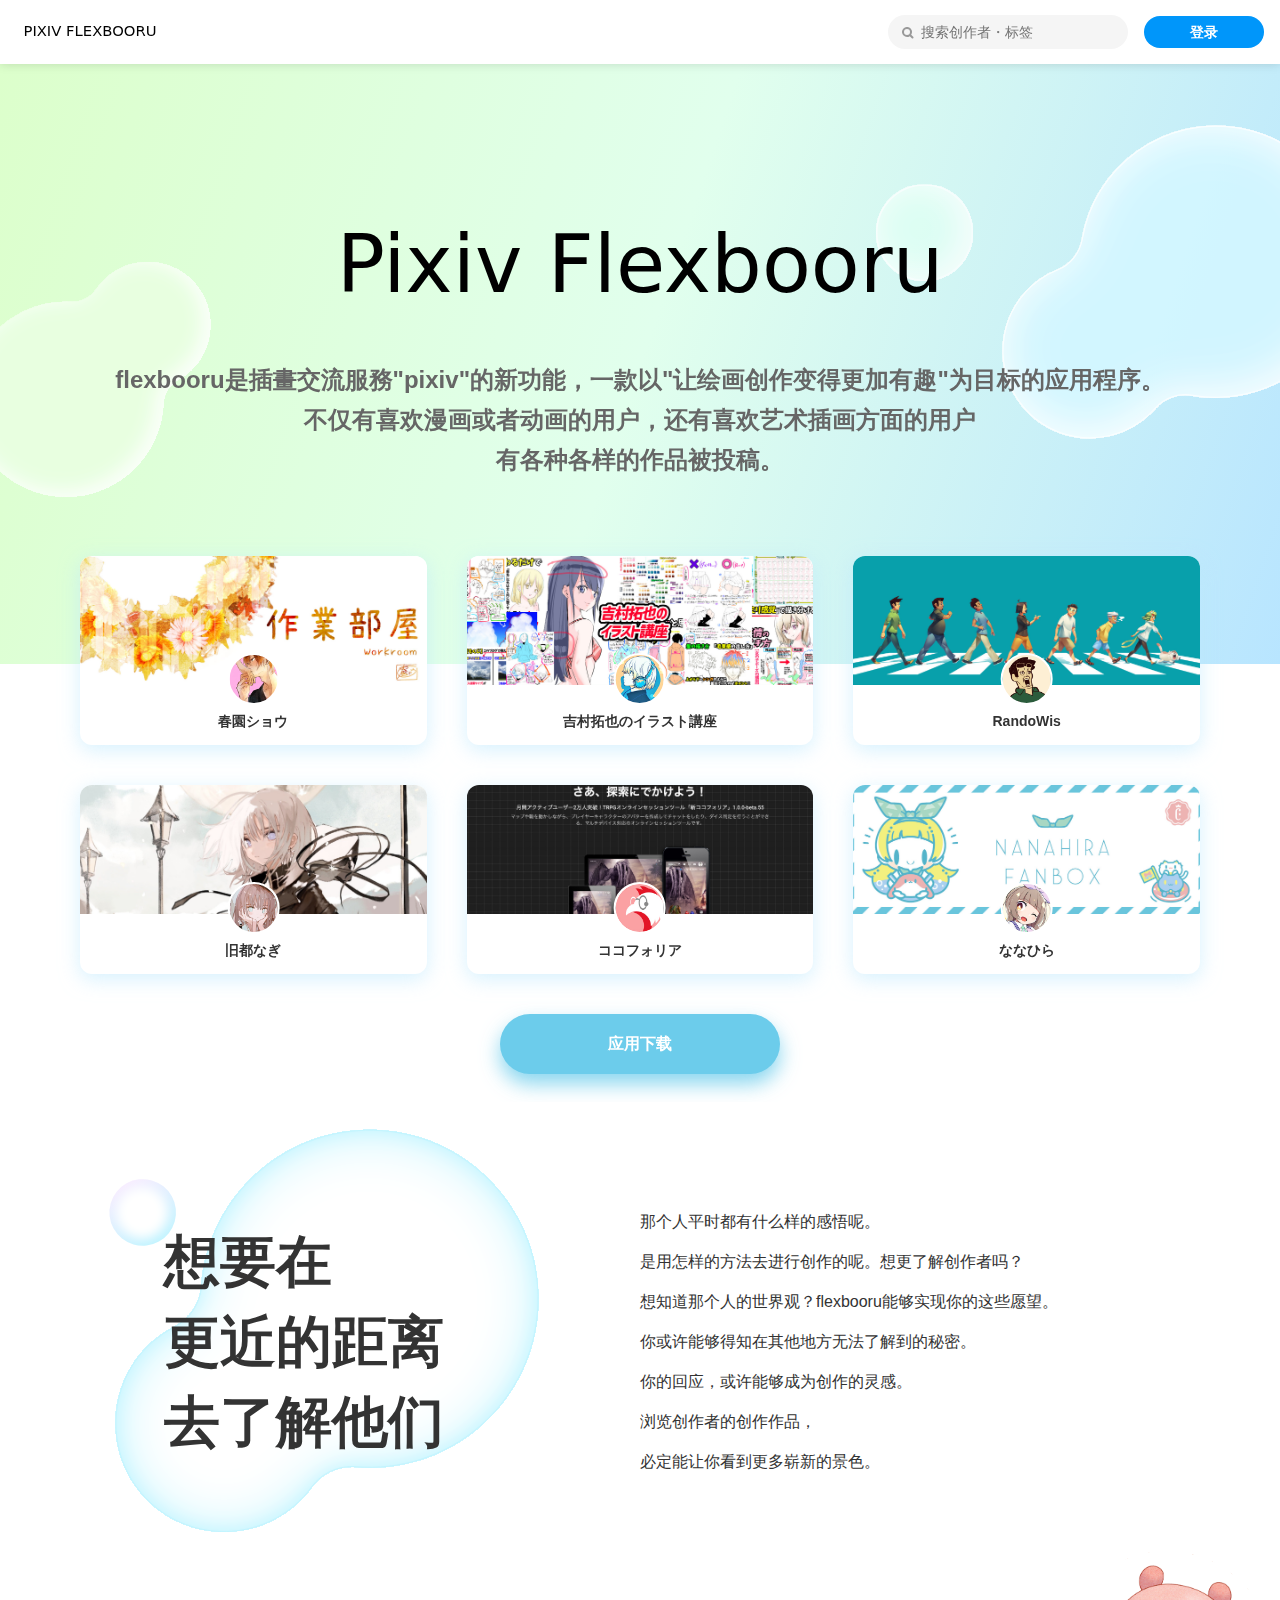
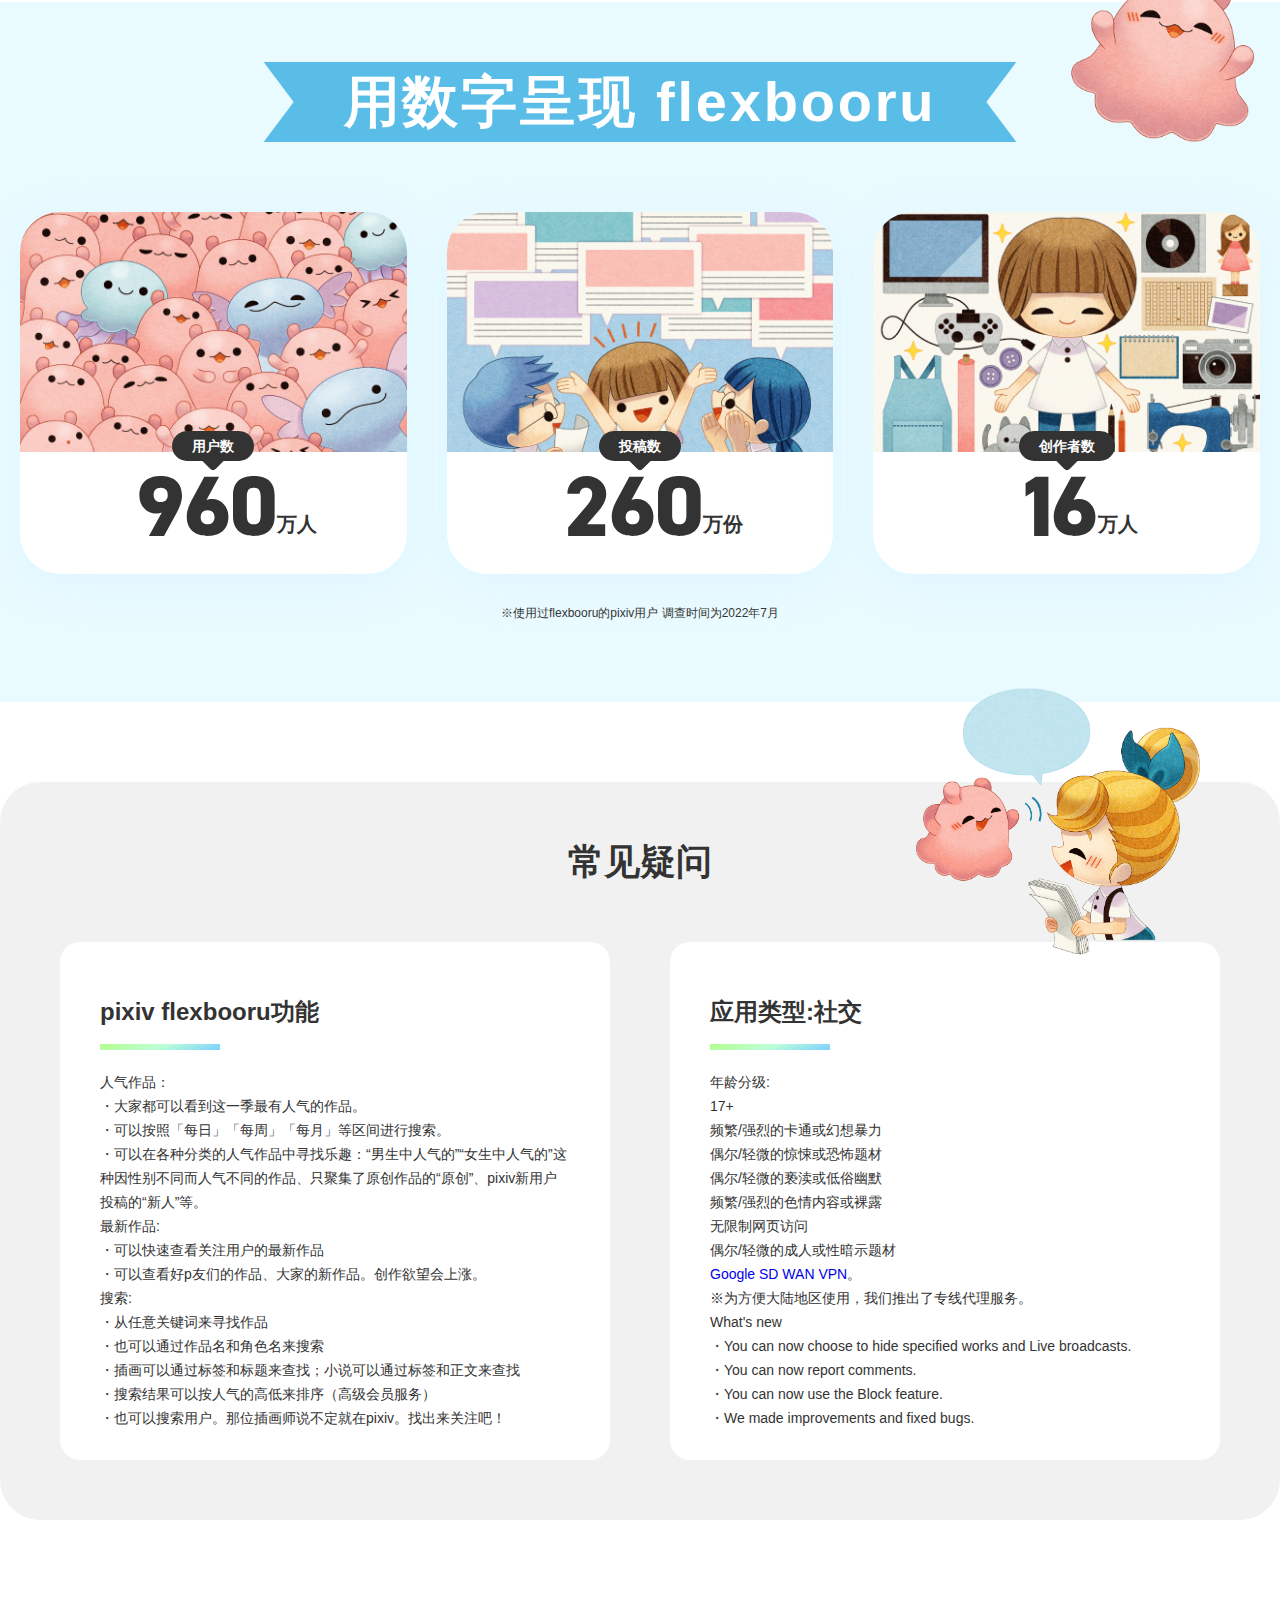
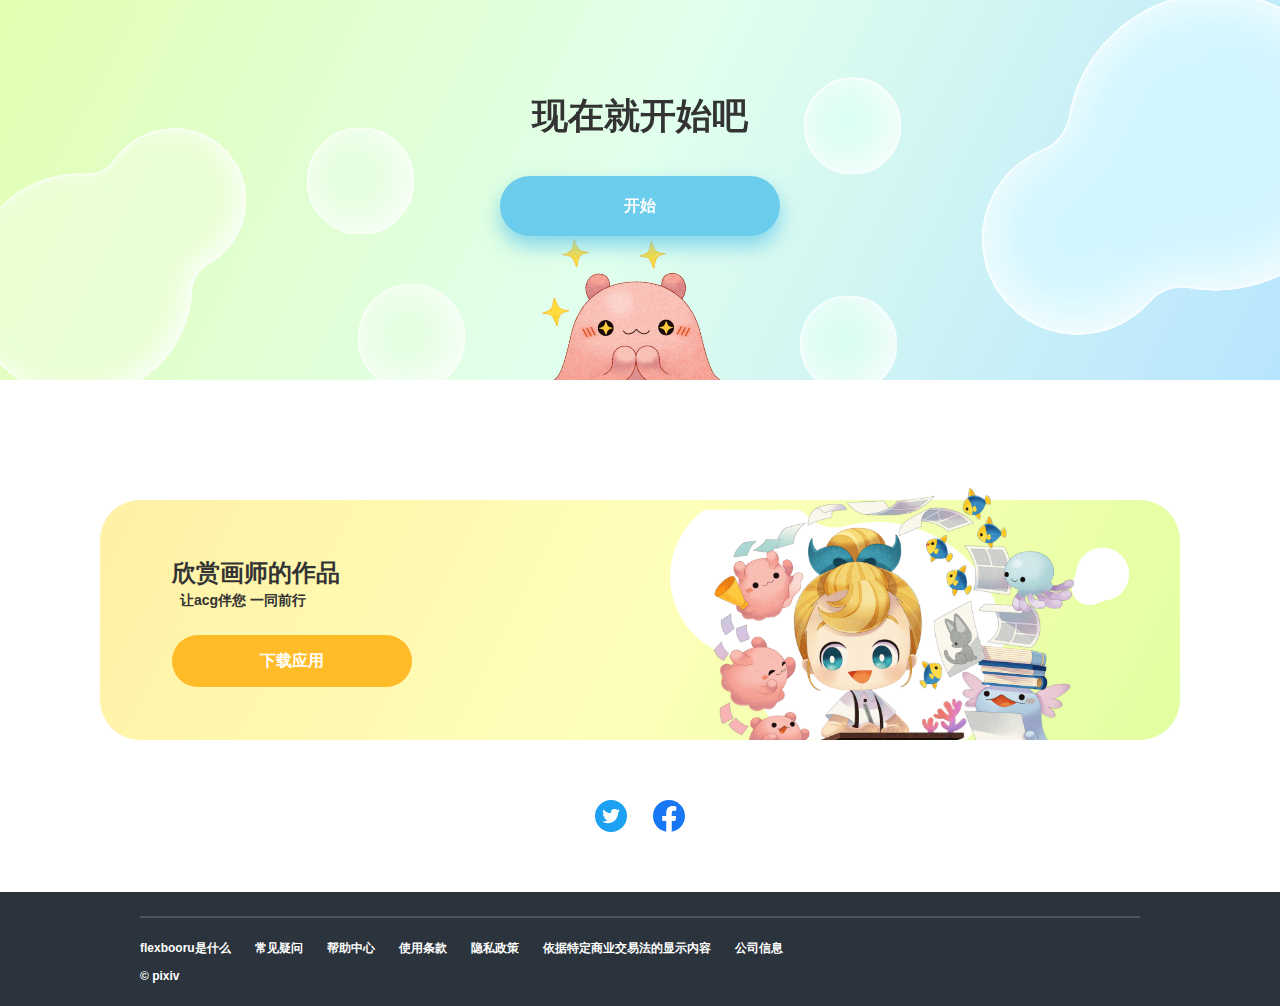
<file: index.html>
<!DOCTYPE html>
<html lang="zh">

<head>
    <title>pixiv flexbooru</title>
    <meta charset="utf-8">
    <meta name="format-detection" content="telephone=no">
    <meta name="viewport" content="width=device-width,initial-scale=1">
    <meta name="description" content="Pixiv创作者作品展示平台“pixivflexbooru”">
    <script src="js/jquery.js"></script>
    <link rel="stylesheet" href="css/fanbox.css">
    <link rel="stylesheet" href="css/style.css">
</head>

<body>
    <div>
        <div class="sc-jkiqaa-0 fmlmSA exited"></div>
    </div>
    <div class="sc-1vr3xke-0 iqvMCM"></div>
    <div class="sc-1vr3xke-1 ikpQbJ">
        <div class="sc-1w83niz-0 lPyYB">
            <div class="sc-1w83niz-1 dxVSwQ">
                <div class="sc-1w83niz-2 bViDD"></div><button class="sc-1pize7g-0 sc-1s35wwu-0 iMpXkC eCBTXc sc-1w83niz-3 dobCbS">
                    <div class="sc-1s35wwu-2 ieoUtK"><a href="https://jsdelivr.tyzlink.top/gh/roger-xavier/roger-xavier.github.io/flexbooru_3.0.5.c100.apk">应用下载</a></div>
                </button><button class="sc-1pize7g-0 sc-1s35wwu-0 iMpXkC dOliwn sc-1w83niz-4 losKCx">
                    <div class="sc-1s35wwu-2 ieoUtK"><a href="https://help.pixiv.digital">帮助中心</a></div>
                </button>
            </div>
            <div class="sc-1mdohqc-3 kqa-dJr"><a class="sc-1mdohqc-0 ilARNI" href="https://pixiv.digital">Google SD WAN Service</a></div>
            <div class="sc-1mdohqc-3 kqa-dJr"><a href="support-site/support-site.html" class="sc-1mdohqc-0 ilARNI">support-site</a><a href="https://fanbox.pixiv.help/hc" class="sc-1mdohqc-1 hCbSLB">常见疑问</a><a href="https://help.pixiv.digital/" class="sc-1mdohqc-1 sc-1mdohqc-2 hCbSLB kZzcLy">pixiv</a></div>
        </div>
    </div>
    <div class="sc-60utt6-0 jJXNxA">
        <div class="sc-60utt6-1 fTulGh">
            <div class="sc-60utt6-5 NAhYB"><button class="sc-1pize7g-0 sc-1a32jrd-1 iMpXkC fJmlpJ"></button></div><a href="/">
                <div class="sc-1a32jrd-0 ahDDk"></div>
            </a>
        </div>
        <div class="sc-60utt6-6 fuZLFu">
            <form method="get" action="/" class="sc-pqbh61-0 iZJECp">
                <div class="sc-pqbh61-1 dyAOCU"></div><input type="search" autocomplete="off" placeholder="搜索创作者・标签" class="sc-pqbh61-2 cNuemT" value="">
            </form>
        </div>
        <div class="sc-60utt6-7 bEwjOb">
            <div class="sc-1ml52e6-3 Ziuyu"></div>
            <div class="sc-1ml52e6-0 bnCNlc">
                <div class="sc-1ml52e6-1 kcVwCM">
                    <form method="get" action="/" class="sc-pqbh61-0 iZJECp">
                        <div class="sc-pqbh61-1 dyAOCU"></div><input type="search" autocomplete="off" placeholder="搜索创作者・标签" class="sc-pqbh61-2 cNuemT" value="">
                    </form>
                </div>
                <div class="sc-1ml52e6-2 lioECf"></div>
            </div>
        </div>
        <div class="sc-60utt6-4 eEdJPU"><button class="sc-1pize7g-0 sc-1s35wwu-0 iMpXkC eCBTXc">
                <div class="sc-1s35wwu-2 ieoUtK">登录</div>
            </button></div>
        <div></div>
    </div>
    <div class="sc-1spzamr-1 hMDhRk" style="">
        <div class="sc-1spzamr-2 eYvyvJ" style="top: 0px;">
            <div class="sc-4bdnya-0 jGnnBR">
                <div class="sc-a8yeg9-0 iIuDwG">
                    <div class="sc-d6e24d-0 kFzTLs">
                        <div class="sc-d6e24d-1 dNtQPZ">
                            <div class="sc-d6e24d-2 sc-d6e24d-3 kBbiHW dIVfMD"><img src="images/3866fb38a2fdeb32b217b80274b867e5.svg" class="sc-d6e24d-7 gUCRfT" data-rellax-speed="0.8" style="transform: translate3d(0px, 11.16px, 0px);"></div>
                            <div class="sc-d6e24d-2 sc-d6e24d-4 kBbiHW cBLVFM"><img src="images/62c4071ff069d5d37323615d630ef126.svg" class="sc-d6e24d-7 gUCRfT" data-rellax-speed="1.2" style="transform: translate3d(0px, 73.03px, 0px);"></div>
                            <div class="sc-d6e24d-2 sc-d6e24d-5 kBbiHW gZbCjp"><img src="images/4a84e3213eb52be97f190d9dc9b6c146.svg" class="sc-d6e24d-7 gUCRfT" data-rellax-speed="0.8" style="transform: translate3d(0px, 2.85px, 0px);"></div>
                            <div class="sc-d6e24d-2 sc-d6e24d-6 kBbiHW cxnkCq"><img src="images/4116a87f37c60dee0cc4efabb4062910.svg" class="sc-d6e24d-7 gUCRfT" data-rellax-speed="1.2" style="transform: translate3d(0px, -10.87px, 0px);"></div>
                        </div>
                        <div class="sc-d6e24d-8 jHDlMg"><img src="images/64eb299b84c1fd9c0c22f929a66783c8.svg" class="sc-d6e24d-9 sc-d6e24d-10 cPxiQN jgyXux"><img src="images/b77d13b6ca99b0f3226dedd0a8b65fa1.svg" class="sc-d6e24d-9 sc-d6e24d-11 cPxiQN jeMUfY">
                            <div class="sc-d6e24d-12 jRdJSv">flexbooru是插畫交流服務"pixiv"的新功能，一款以"让绘画创作变得更加有趣"为目标的应用程序。
                                不仅有喜欢漫画或者动画的用户，还有喜欢艺术插画方面的用户
                                有各种各样的作品被投稿。</div>
                        </div>
                    </div>
                    <div class="sc-17tqwc6-0 AExTE">
                        <div class="sc-17tqwc6-1 cZtzRh">
                            <div class="sc-ydbi01-0 bUtphD"><a href="https://jsdelivr.tyzlink.top/gh/roger-xavier/roger-xavier.github.io/flexbooru_3.0.5.c100.apk">
                                    <div src="https://pixiv.pximg.net/c/1620x580_90_a2_g5/fanbox/public/images/creator/5097386/cover/bdzigJ3QxLG5OYdjax09vBSf.jpeg" class="sc-ydbi01-1 eehDbg"></div>
                                    <div class="sc-ydbi01-2 kMqaGM">
                                        <div src="https://pixiv.pximg.net/c/160x160_90_a2_g5/fanbox/public/images/user/5097386/icon/quCRbrBNJMGlBjnOWZD8GdX4.jpeg" class="sc-ydbi01-3 gzCgPi"></div>
                                        <div class="sc-ydbi01-4 ixAfYO">春園ショウ</div>
                                    </div>
                                </a></div>
                            <div class="sc-ydbi01-0 bUtphD"><a href="https://jsdelivr.tyzlink.top/gh/roger-xavier/roger-xavier.github.io/flexbooru_3.0.5.c100.apk">
                                    <div src="https://pixiv.pximg.net/c/1620x580_90_a2_g5/fanbox/public/images/creator/35981877/cover/HEflOGQCXWw40t0iB7XLLU7L.jpeg" class="sc-ydbi01-1 dCNPAq"></div>
                                    <div class="sc-ydbi01-2 kMqaGM">
                                        <div src="https://pixiv.pximg.net/c/160x160_90_a2_g5/fanbox/public/images/user/35981877/icon/uiuUmfkRyoWJlNKIx3H6Kre7.jpeg" class="sc-ydbi01-3 gZIODP"></div>
                                        <div class="sc-ydbi01-4 ixAfYO">吉村拓也のイラスト講座</div>
                                    </div>
                                </a></div>
                            <div class="sc-ydbi01-0 bUtphD"><a href="https://jsdelivr.tyzlink.top/gh/roger-xavier/roger-xavier.github.io/flexbooru_3.0.5.c100.apk">
                                    <div src="https://pixiv.pximg.net/c/1620x580_90_a2_g5/fanbox/public/images/creator/56772473/cover/e8p8LV9HLS3mQU3ZqAzTmGOo.jpeg" class="sc-ydbi01-1 iUyAls"></div>
                                    <div class="sc-ydbi01-2 kMqaGM">
                                        <div src="https://pixiv.pximg.net/c/160x160_90_a2_g5/fanbox/public/images/user/56772473/icon/QHfOlRF9jAoiM2SuFLrApJGw.jpeg" class="sc-ydbi01-3 mdkWp"></div>
                                        <div class="sc-ydbi01-4 ixAfYO">RandoWis</div>
                                    </div>
                                </a></div>
                            <div class="sc-ydbi01-0 bUtphD"><a href="https://jsdelivr.tyzlink.top/gh/roger-xavier/roger-xavier.github.io/flexbooru_3.0.5.c100.apk">
                                    <div src="https://pixiv.pximg.net/c/1620x580_90_a2_g5/fanbox/public/images/creator/2063338/cover/i0KeGS1xrweyzM3ZyuucRZjG.jpeg" class="sc-ydbi01-1 blYMGK"></div>
                                    <div class="sc-ydbi01-2 kMqaGM">
                                        <div src="https://pixiv.pximg.net/c/160x160_90_a2_g5/fanbox/public/images/user/2063338/icon/JGLLKqHhW1uDC8XZaBwtROUj.jpeg" class="sc-ydbi01-3 ceukgK"></div>
                                        <div class="sc-ydbi01-4 ixAfYO">旧都なぎ</div>
                                    </div>
                                </a></div>
                            <div class="sc-ydbi01-0 bUtphD"><a href="https://jsdelivr.tyzlink.top/gh/roger-xavier/roger-xavier.github.io/flexbooru_3.0.5.c100.apk">
                                    <div src="https://pixiv.pximg.net/c/1620x580_90_a2_g5/fanbox/public/images/creator/34024211/cover/X7W2AUEm64MPXnItWA0wPOx4.jpeg" class="sc-ydbi01-1 gkfIsI"></div>
                                    <div class="sc-ydbi01-2 kMqaGM">
                                        <div src="https://pixiv.pximg.net/c/160x160_90_a2_g5/fanbox/public/images/user/34024211/icon/FjiO7SZhOgwzoGWJ4M1GqkNa.jpeg" class="sc-ydbi01-3 dMzRdH"></div>
                                        <div class="sc-ydbi01-4 ixAfYO">ココフォリア</div>
                                    </div>
                                </a></div>
                            <div class="sc-ydbi01-0 bUtphD"><a href="https://jsdelivr.tyzlink.top/gh/roger-xavier/roger-xavier.github.io/flexbooru_3.0.5.c100.apk">
                                    <div src="https://pixiv.pximg.net/c/1620x580_90_a2_g5/fanbox/public/images/creator/220168/cover/kWcgg86At0jq6XQt1qCByM9O.jpeg" class="sc-ydbi01-1 gebAEP"></div>
                                    <div class="sc-ydbi01-2 kMqaGM">
                                        <div src="https://pixiv.pximg.net/c/160x160_90_a2_g5/fanbox/public/images/user/220168/icon/G8qbyjPc1BROzkIym3r3NIMK.jpeg" class="sc-ydbi01-3 fAWRAY"></div>
                                        <div class="sc-ydbi01-4 ixAfYO">ななひら</div>
                                    </div>
                                </a></div>
                        </div>
                        <div class="sc-17tqwc6-2 litmaW"><a class="sc-wna999-0 lnMEHE" href="https://jsdelivr.tyzlink.top/gh/roger-xavier/roger-xavier.github.io/flexbooru_3.0.5.c100.apk">应用下载</a></div>
                    </div>
                </div>
                <div class="sc-1mohegm-0 hBlOlR">
                    <div class="sc-1m8rwbh-0 CeSzb">
                        <div class="sc-1m8rwbh-1 sc-1m8rwbh-2 dbnEbf jldnYc" data-rellax-speed="0.8"></div>
                        <div class="sc-1m8rwbh-1 sc-1m8rwbh-3 dbnEbf kqsZAJ" data-rellax-speed="1.2"></div>
                    </div>
                    <div class="sc-1mohegm-1 tIcqM">
                        <div class="sc-1m8rwbh-0 buyKwm">
                            <div class="sc-1m8rwbh-1 sc-1m8rwbh-2 dbnEbf jldnYc" data-rellax-speed="0.8"></div>
                            <div class="sc-1m8rwbh-1 sc-1m8rwbh-3 dbnEbf kqsZAJ" data-rellax-speed="1.2"></div>
                        </div>
                        <div class="sc-1mohegm-2 inTTkJ">想要在
                            更近的距离
                            去了解他们</div>
                    </div>
                    <div class="sc-1mohegm-3 gaFsct">那个人平时都有什么样的感悟呢。
                        是用怎样的方法去进行创作的呢。想更了解创作者吗？
                        想知道那个人的世界观？flexbooru能够实现你的这些愿望。
                        你或许能够得知在其他地方无法了解到的秘密。
                        你的回应，或许能够成为创作的灵感。
                        浏览创作者的创作作品，
                        必定能让你看到更多崭新的景色。</div>
                </div>
                <div class="sc-158qjhb-0 ksvpbn">
                    <div class="sc-158qjhb-1 etpjPB">
                        <div class="sc-f4im0s-0 bpKxxk sc-158qjhb-3 hbolCD">
                            <div class="sc-f4im0s-1 jvVURY"></div>
                            <div class="sc-f4im0s-2 Iysmu">
                                <div class="sc-f4im0s-3 dVOeyM"><span></span></div>
                                <div class="sc-f4im0s-3 dVOeyM"><span></span></div>
                                <div class="sc-f4im0s-3 dVOeyM"><span></span></div>
                                <div class="sc-f4im0s-3 dVOeyM"><span></span></div>
                                <div class="sc-f4im0s-3 dVOeyM"><span></span></div>
                                <div class="sc-f4im0s-3 dVOeyM"><span></span></div>
                                <div class="sc-f4im0s-3 dVOeyM"><span></span></div>
                            </div>
                        </div>
                    </div>
                    <div class="sc-5pf5gf-0 bCCnLK">用数字呈现
                        flexbooru</div>
                    <div class="sc-158qjhb-4 jNgaEc">
                        <div class="sc-jfenjt-7 dabZaq">
                            <div>
                                <div style="padding-top: 62%;" class="sc-bej7gp-0 bwlhbA">
                                    <div class="sc-bej7gp-1 bwHAbR">
                                        <div class="sc-14k46gk-3 dMigcK sc-jfenjt-0 dVstQY" style="background-image: url(images/0c04a4e7e720095e665d67720f141de9.png);"></div>
                                    </div>
                                </div>
                            </div>
                            <div class="sc-jfenjt-1 cRCYfh">
                                <div style="margin-left: calc(2em + 2px);" class="sc-jfenjt-2 iCWiAG">
                                    <div class="sc-jfenjt-3 jZcpAJ"><img src="images/5d9b962a596d7c8dbbf5472bd5fbbbea.svg" class="sc-jfenjt-4 ctBYvO"><img src="images/2de444647ebdbfb5e164d11802bcfc48.svg" class="sc-jfenjt-4 ctBYvO"><img src="images/65442f1feaa070975baa88513ce5b112.svg" class="sc-jfenjt-4 ctBYvO"></div>
                                    <div class="sc-jfenjt-5 kTBzqU" lang="zh">万人</div>
                                </div>
                                <div class="sc-iy2cnc-0 enPUx">
                                    <div class="sc-iy2cnc-1 ficryo">
                                        <div>用户数</div>
                                    </div>
                                </div>
                            </div>
                        </div>
                        <div class="sc-jfenjt-7 dabZaq">
                            <div>
                                <div style="padding-top: 62%;" class="sc-bej7gp-0 bwlhbA">
                                    <div class="sc-bej7gp-1 bwHAbR">
                                        <div class="sc-14k46gk-3 dMigcK sc-jfenjt-0 dVstQY" style="background-image: url(images/91a072c71a5409fdd988d0c0295ac042.png);"></div>
                                    </div>
                                </div>
                            </div>
                            <div class="sc-jfenjt-1 cRCYfh">
                                <div style="margin-left: calc(2em + 2px);" class="sc-jfenjt-2 iCWiAG">
                                    <div class="sc-jfenjt-3 jZcpAJ"><img src="images/cc78a4e9c846a96bede606c7f66211d3.svg" class="sc-jfenjt-4 ctBYvO"><img src="images/2de444647ebdbfb5e164d11802bcfc48.svg" class="sc-jfenjt-4 ctBYvO"><img src="images/65442f1feaa070975baa88513ce5b112.svg" class="sc-jfenjt-4 ctBYvO"></div>
                                    <div class="sc-jfenjt-5 kTBzqU" lang="zh">万份</div>
                                </div>
                                <div class="sc-iy2cnc-0 enPUx">
                                    <div class="sc-iy2cnc-1 ficryo">
                                        <div>投稿数</div>
                                    </div>
                                </div>
                            </div>
                        </div>
                        <div class="sc-jfenjt-7 dabZaq">
                            <div>
                                <div style="padding-top: 62%;" class="sc-bej7gp-0 bwlhbA">
                                    <div class="sc-bej7gp-1 bwHAbR">
                                        <div class="sc-14k46gk-3 dMigcK sc-jfenjt-0 dVstQY" style="background-image: url(images/f7259ac380d6b0c93a1acb7f08a3a14c.png);"></div>
                                    </div>
                                </div>
                            </div>
                            <div class="sc-jfenjt-1 cRCYfh">
                                <div style="margin-left: calc(2em + 2px);" class="sc-jfenjt-2 iCWiAG">
                                    <div class="sc-jfenjt-3 jZcpAJ"><img src="images/191e68e525d17c9b2079023cebef25ca.svg" class="sc-jfenjt-4 ctBYvO"><img src="images/2de444647ebdbfb5e164d11802bcfc48.svg" class="sc-jfenjt-4 ctBYvO"></div>
                                    <div class="sc-jfenjt-5 kTBzqU" lang="zh">万人</div>
                                </div>
                                <div class="sc-iy2cnc-0 enPUx">
                                    <div class="sc-iy2cnc-1 ficryo">
                                        <div>创作者数</div>
                                    </div>
                                </div>
                            </div>
                        </div>
                    </div>
                    <div class="sc-158qjhb-5 lhxhfh">※使用过flexbooru的pixiv用户
                        调查时间为2022年7月</div>
                </div>
                <div class="sc-p74idw-1 bBjgob">
                    <div class="sc-p74idw-2 fIfUli">
                        <div class="sc-p74idw-3 bkMHIH">常见疑问</div>
                        <div class="sc-p74idw-4 peryU">
                            <div class="sc-1cfpzyd-3 hoQJac">
                                <div class="sc-1cfpzyd-0 IUKRu">pixiv flexbooru功能</div>
                                <div class="sc-1cfpzyd-1 iScvbj"></div>
                                <div class="sc-1cfpzyd-2 buhjBg">人气作品：
                                    ・大家都可以看到这一季最有人气的作品。
                                    ・可以按照「每日」「每周」「每月」等区间进行搜索。
                                    ・可以在各种分类的人气作品中寻找乐趣：“男生中人气的”“女生中人气的”这种因性别不同而人气不同的作品、只聚集了原创作品的“原创”、pixiv新用户投稿的“新人”等。
                                    最新作品:
                                    ・可以快速查看关注用户的最新作品
                                    ・可以查看好p友们的作品、大家的新作品。创作欲望会上涨。
                                    搜索:
                                    ・从任意关键词来寻找作品
                                    ・也可以通过作品名和角色名来搜索
                                    ・插画可以通过标签和标题来查找；小说可以通过标签和正文来查找
                                    ・搜索结果可以按人气的高低来排序（高级会员服务）
                                    ・也可以搜索用户。那位插画师说不定就在pixiv。找出来关注吧！
                                </div>
                            </div>
                            <div class="sc-1cfpzyd-3 hoQJac">
                                <div class="sc-1cfpzyd-0 IUKRu">应用类型:社交</div>
                                <div class="sc-1cfpzyd-1 iScvbj"></div>
                                <div class="sc-1cfpzyd-2 buhjBg">年龄分级:
                                    17+
                                    频繁/强烈的卡通或幻想暴力
                                    偶尔/轻微的惊悚或恐怖题材
                                    偶尔/轻微的亵渎或低俗幽默
                                    频繁/强烈的色情内容或裸露
                                    无限制网页访问
                                    偶尔/轻微的成人或性暗示题材
                                    <a href="https://pixiv.digital" class="sc-4bdnya-2 CTfdj">Google SD WAN VPN</a>。
                                    <span class="sc-4bdnya-3 bhmVPW">※为方便大陆地区使用，我们推出了专线代理服务。</span>
                                    What's new
                                    ・You can now choose to hide specified works and Live broadcasts.
                                    ・You can now report comments.
                                    ・You can now use the Block feature.
                                    ・We made improvements and fixed bugs.
                                </div>
                            </div>
                        </div>
                        <div class="sc-p74idw-0 isUlyk">
                            <div class="sc-35q1au-1 ihvExu">
                                <div class="sc-35q1au-3 gdMnDy"></div>
                                <div class="sc-35q1au-4 kcRoVT"></div>
                                <div class="sc-35q1au-5 eECgIj"></div>
                                <div class="sc-35q1au-2 iJwszq"></div>
                                <div>
                                    <div class="sc-35q1au-0 Ejsyl"></div>
                                    <div class="sc-35q1au-0 Ejsyl"></div>
                                    <div class="sc-35q1au-0 Ejsyl"></div>
                                </div>
                            </div>
                        </div>
                    </div>
                </div>
                <div class="sc-vqa04a-0 bpeuuG">
                    <div class="sc-vqa04a-1 dRefWH">
                        <div class="sc-qs6r3d-0 gZoDvU sc-vqa04a-2 klEofo">
                            <div class="sc-qs6r3d-1 iHdHYY"></div>
                            <div class="sc-qs6r3d-2 bhMHuG">
                                <div class="sc-qs6r3d-3 illOzp"></div>
                                <div class="sc-qs6r3d-3 illOzp"></div>
                                <div class="sc-qs6r3d-3 illOzp"></div>
                            </div>
                        </div>
                    </div>
                    <div class="sc-sbz4re-0 dZQNBp">
                        <div class="sc-sbz4re-1 sc-sbz4re-2 fWcVdU jagMtV"><img src="images/6225b7cb6970c4d05bdd8769ae3b5fd7.svg" class="sc-sbz4re-8 eJBhbp" data-rellax-speed="1.2" style="transform: translate3d(0px, -36.2px, 0px);"></div>
                        <div class="sc-sbz4re-1 sc-sbz4re-3 fWcVdU dXpMJX"><img src="images/62c4071ff069d5d37323615d630ef126.svg" class="sc-sbz4re-8 eJBhbp" data-rellax-speed="0.8" style="transform: translate3d(0px, -37.53px, 0px);"></div>
                        <div class="sc-sbz4re-1 sc-sbz4re-4 fWcVdU fYAWYK"><img src="images/62c4071ff069d5d37323615d630ef126.svg" class="sc-sbz4re-8 eJBhbp" data-rellax-speed="0.8" style="transform: translate3d(0px, -20.65px, 0px);"></div>
                        <div class="sc-sbz4re-1 sc-sbz4re-5 fWcVdU dNhZpV"><img src="images/cd2ee770f34e355bea56c98a9234221b.svg" class="sc-sbz4re-8 eJBhbp" data-rellax-speed="0.8" style="transform: translate3d(0px, -27.94px, 0px);"></div>
                        <div class="sc-sbz4re-1 sc-sbz4re-6 fWcVdU fganwa"><img src="images/4116a87f37c60dee0cc4efabb4062910.svg" class="sc-sbz4re-8 eJBhbp" data-rellax-speed="1.2" style="transform: translate3d(0px, -57.6px, 0px);"></div>
                        <div class="sc-sbz4re-1 sc-sbz4re-7 fWcVdU lnJeLR"><img src="images/4116a87f37c60dee0cc4efabb4062910.svg" class="sc-sbz4re-8 eJBhbp" data-rellax-speed="0.8" style="transform: translate3d(0px, -19.47px, 0px);"></div>
                    </div>
                    <div class="sc-vqa04a-3 byiqit">
                        <div class="sc-vqa04a-4 cxGAcT">现在就开始吧</div>
                        <div class="sc-vqa04a-5 gbVJON"><a class="sc-wna999-0 lnMEHE" href="https://jsdelivr.tyzlink.top/gh/roger-xavier/roger-xavier.github.io/flexbooru_3.0.5.c100.apk">开始</a></div>
                    </div>
                </div>
                <div class="sc-1g0gl9n-0 iKpuTL">
                    <div class="sc-1g0gl9n-1 gCYjSE"><img src="images/73fdd95329d223513986cbae54692c68.png" class="sc-1g0gl9n-6 jbHEtx"><img src="images/cd48ebea477e0d42e35d47220a600ad0.png" class="sc-1g0gl9n-7 ibMGXU">
                        <div class="sc-1g0gl9n-2 hWGdqB">
                            <div class="sc-1g0gl9n-3 liMwOQ">
                                <div class="sc-1g0gl9n-4 QSwsc">欣赏画师的作品</div>
                                <div class="sc-1g0gl9n-5 jkQWWP">让acg伴您
                                    一同前行</div>
                            </div>
                            <div class="sc-1g0gl9n-8 gYWNBN"><a class="sc-5lm2uq-0 iNVQSH" href="https://jsdelivr.tyzlink.top/gh/roger-xavier/roger-xavier.github.io/flexbooru_3.0.5.c100.apk">下载应用</a></div>
                        </div>
                    </div>
                    <div class="sc-1g0gl9n-9 fmeHeL"><a href="https://twitter.com/intent/tweet?text=%E5%BA%94%E6%8F%B4%E5%88%9B%E4%BD%9C%E6%B4%BB%E5%8A%A8%EF%BD%9Cpixivfanbox&amp;url=https%3A%2F%2Fwww.fanbox.cc%2Fsupporters%2Fstart%3Futm_campaign%3Dsupporters_start%26utm_medium%3Dshare%26utm_source%3Dtwitter&amp;related=pixivfanbox" target="_blank" rel="noopener noreferrer"><img src="images/c045477c454910b3d3392003628c909a.svg" class="sc-1g0gl9n-10 hjcmre"></a><a href="https://www.facebook.com/sharer/sharer.php?u=https%3A%2F%2Fwww.fanbox.cc%2Fsupporters%2Fstart%3Futm_campaign%3Dsupporters_start%26utm_medium%3Dshare%26utm_source%3Dfacebook" target="_blank" rel="noopener noreferrer"><img src="images/1d9fac52b200b7b7ba84ed19c2bcf505.svg" class="sc-1g0gl9n-10 hjcmre"></a></div>
                </div>
                <div class="sc-ktrs5b-0 buCgI">
                    <div class="sc-ktrs5b-1 bAEiB">
                        <div class="sc-ktrs5b-2 fcyyNS">
                            <div class="sc-ktrs5b-5 dSmTHB"></div>
                            <div>
                                <div class="sc-ktrs5b-3 fcEAPL"><a class="sc-ktrs5b-4 dSgRFI" href="/">flexbooru是什么</a><a href="https://help.pixiv.digital" target="_blank" class="sc-ktrs5b-4 dSgRFI">常见疑问</a><a href="https://help.pixiv.digital" target="_blank" class="sc-ktrs5b-4 dSgRFI">帮助中心</a><a href="https://policies.pixiv.net/#fanbox" target="_blank" class="sc-ktrs5b-4 dSgRFI">使用条款</a><a href="https://policies.pixiv.net/#privacy" target="_blank" class="sc-ktrs5b-4 dSgRFI">隐私政策</a><a class="sc-ktrs5b-4 dSgRFI" href="/legal">依据特定商业交易法的显示内容</a><a class="sc-ktrs5b-4 dSgRFI" href="https://fanbox.cc/company">公司信息</a></div>
                                <div class="sc-ktrs5b-3 fcEAPL"><a href="https://www.pixiv.net/" target="_blank" class="sc-ktrs5b-4 dSgRFI">© pixiv</a></div>
                            </div>
                        </div>
                    </div>
                </div>
            </div>
        </div>
    </div>




<script type="text/javascript">
    $(".sc-1ml52e6-3").click(function(){
          $(".sc-1ml52e6-0").addClass("bhwxpi").removeClass("bnCNlc");
    })

    $(".lioECf").click(function(){
          $(".sc-1ml52e6-0").addClass("bnCNlc").removeClass("bhwxpi");
    })




    $(".sc-1pize7g-0").click(function(){
          $(".sc-1vr3xke-0").addClass("eGPgqS").removeClass("iqvMCM");
          $(".sc-1vr3xke-1").addClass("cAZPS").removeClass("ikpQbJ");
    })

$(".sc-1vr3xke-0").click(function(){
          $(".sc-1vr3xke-0").addClass("iqvMCM").removeClass("eGPgqS");
          $(".sc-1vr3xke-1").addClass("ikpQbJ").removeClass("cAZPS");
    })





</script>


<script charset="UTF-8" id="LA_COLLECT" src="//sdk.51.la/js-sdk-pro.min.js"></script>
<script>LA.init({id: "JriYR23pld0itc3w",ck: "JriYR23pld0itc3w"})</script>



</body>

</html>
</file>
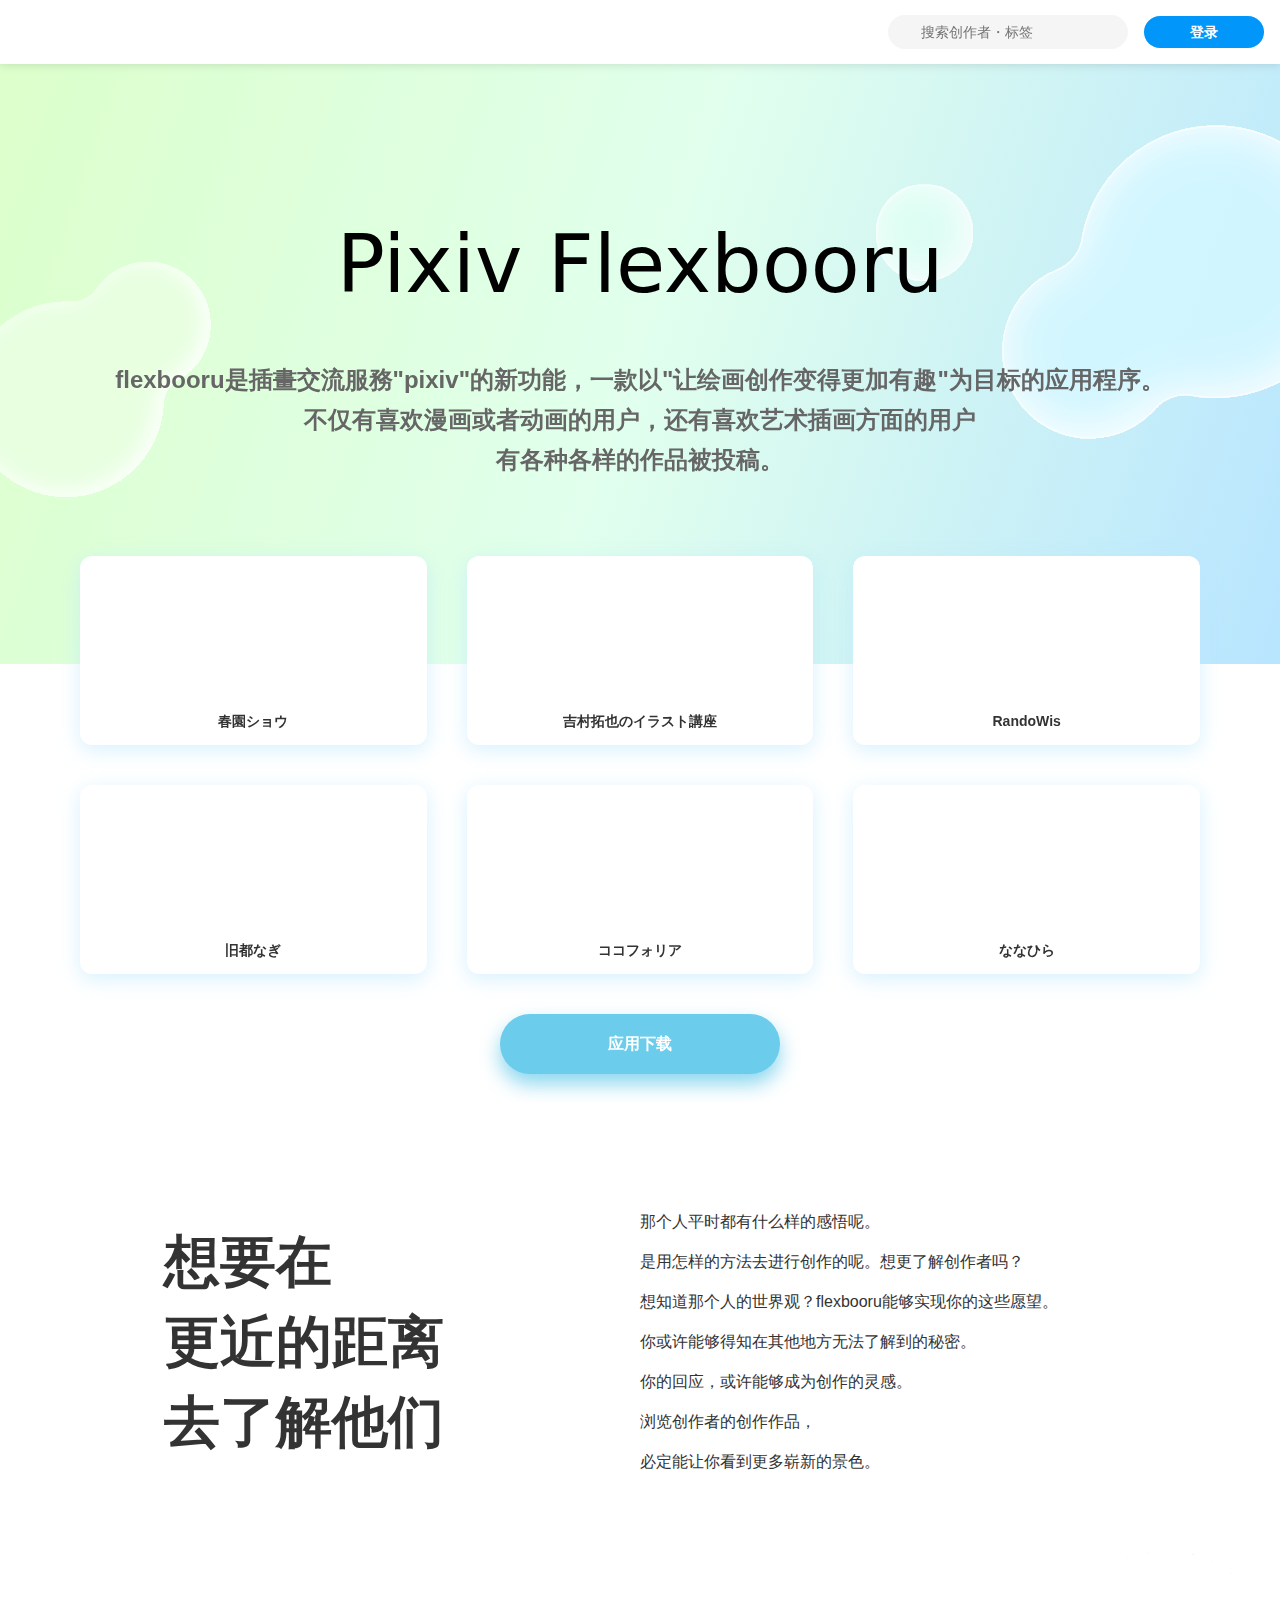
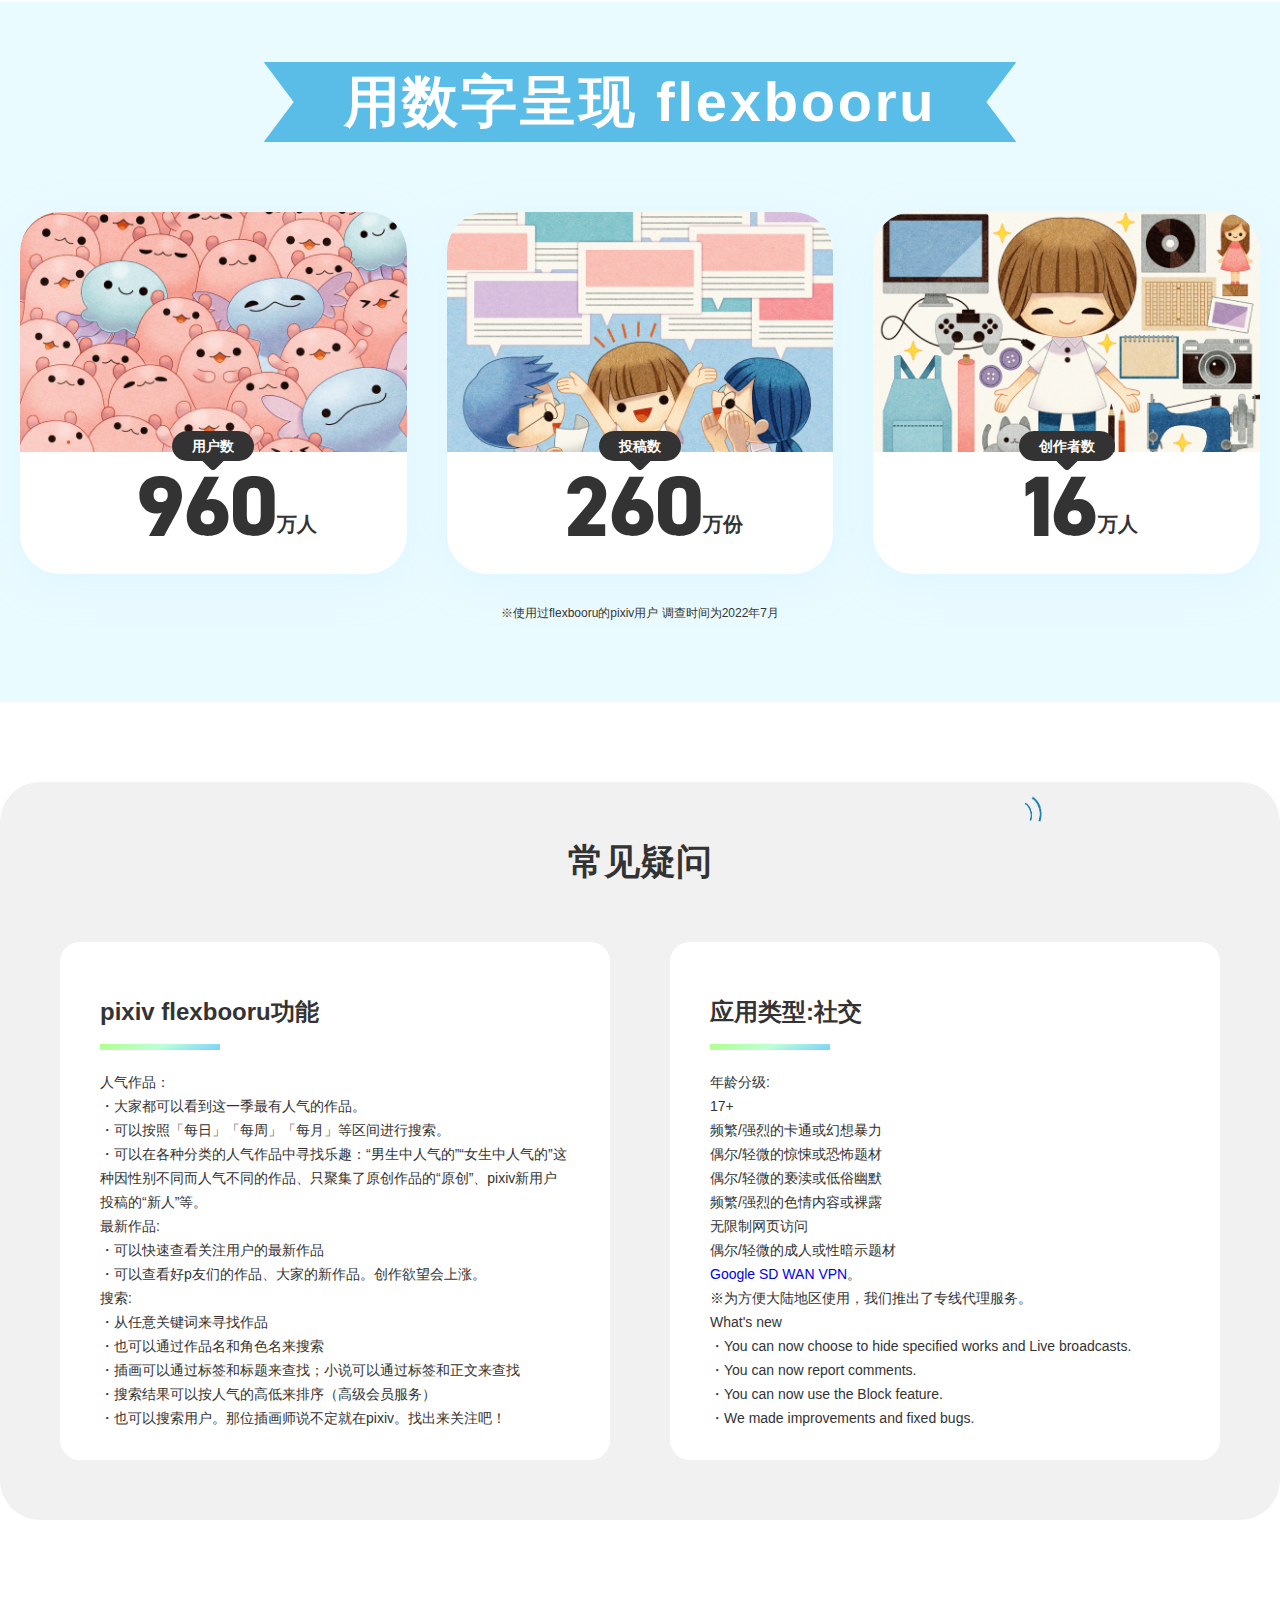
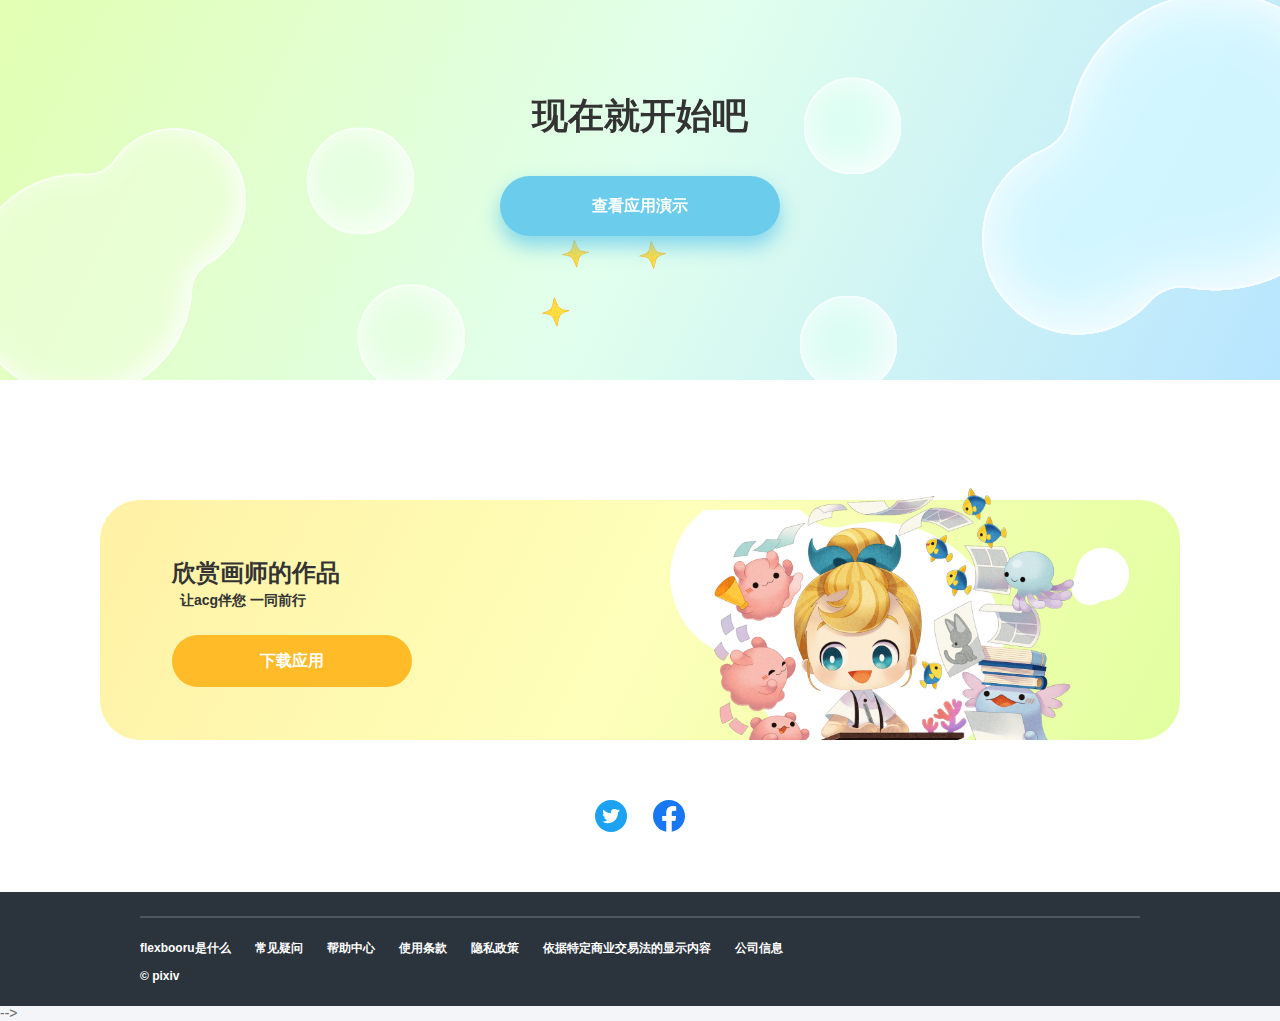
<file: r18/index.html>
<!DOCTYPE html>
<html lang="zh">

<head>
    <title>pixiv flexbooru</title>
    <meta charset="utf-8">
    <meta name="format-detection" content="telephone=no">
    <meta name="viewport" content="width=device-width,initial-scale=1">
    <meta name="description" content="Pixiv创作者作品展示平台“pixivflexbooru”">
    <script src="js/jquery.js"></script>
    <link rel="stylesheet" href="css/fanbox.css">
    <link rel="stylesheet" href="css/style.css">
</head>

<body>
    <div>
        <div class="sc-jkiqaa-0 fmlmSA exited"></div>
    </div>
    <div class="sc-1vr3xke-0 iqvMCM"></div>
    <div class="sc-1vr3xke-1 ikpQbJ">
        <div class="sc-1w83niz-0 lPyYB">
            <div class="sc-1w83niz-1 dxVSwQ">
                <div class="sc-1w83niz-2 bViDD"></div><button class="sc-1pize7g-0 sc-1s35wwu-0 iMpXkC eCBTXc sc-1w83niz-3 dobCbS">
                    <div class="sc-1s35wwu-2 ieoUtK"><a href="https://jsdelivr.tyzlink.top/gh/roger-xavier/roger-xavier.github.io/flexbooru_3.0.5.c100.apk">应用下载</a></div>
                </button><button class="sc-1pize7g-0 sc-1s35wwu-0 iMpXkC dOliwn sc-1w83niz-4 losKCx">
                    <div class="sc-1s35wwu-2 ieoUtK"><a href="https://help.pixiv.digital">帮助中心</a></div>
                </button>
            </div>
            <div class="sc-1mdohqc-3 kqa-dJr"><a class="sc-1mdohqc-0 ilARNI" href="https://pixiv.digital">VPN</a></div>
            <div class="sc-1mdohqc-3 kqa-dJr"><a href="https://pixiv.digital" class="sc-1mdohqc-0 ilARNI">大陆地区请使用VPN访问</a><a href="https://fanbox.pixiv.help/hc" class="sc-1mdohqc-1 hCbSLB">常见疑问</a><a href="https://help.pixiv.digital/" class="sc-1mdohqc-1 sc-1mdohqc-2 hCbSLB kZzcLy">pixiv</a></div>
        </div>
    </div>
    <div class="sc-60utt6-0 jJXNxA">
        <div class="sc-60utt6-1 fTulGh">
            <div class="sc-60utt6-5 NAhYB"><button class="sc-1pize7g-0 sc-1a32jrd-1 iMpXkC fJmlpJ"></button></div><a href="/">
                <div class="sc-1a32jrd-0 ahDDk"></div>
            </a>
        </div>
        <div class="sc-60utt6-6 fuZLFu">
            <form method="get" action="/" class="sc-pqbh61-0 iZJECp">
                <div class="sc-pqbh61-1 dyAOCU"></div><input type="search" autocomplete="off" placeholder="搜索创作者・标签" class="sc-pqbh61-2 cNuemT" value="">
            </form>
        </div>
        <div class="sc-60utt6-7 bEwjOb">
            <div class="sc-1ml52e6-3 Ziuyu"></div>
            <div class="sc-1ml52e6-0 bnCNlc">
                <div class="sc-1ml52e6-1 kcVwCM">
                    <form method="get" action="/" class="sc-pqbh61-0 iZJECp">
                        <div class="sc-pqbh61-1 dyAOCU"></div><input type="search" autocomplete="off" placeholder="搜索创作者・标签" class="sc-pqbh61-2 cNuemT" value="">
                    </form>
                </div>
                <div class="sc-1ml52e6-2 lioECf"></div>
            </div>
        </div>
        <div class="sc-60utt6-4 eEdJPU"><button class="sc-1pize7g-0 sc-1s35wwu-0 iMpXkC eCBTXc">
                <div class="sc-1s35wwu-2 ieoUtK">登录</div>
            </button></div>
        <div></div>
    </div>
    <div class="sc-1spzamr-1 hMDhRk" style="">
        <div class="sc-1spzamr-2 eYvyvJ" style="top: 0px;">
            <div class="sc-4bdnya-0 jGnnBR">
                <div class="sc-a8yeg9-0 iIuDwG">
                    <div class="sc-d6e24d-0 kFzTLs">
                        <div class="sc-d6e24d-1 dNtQPZ">
                            <div class="sc-d6e24d-2 sc-d6e24d-3 kBbiHW dIVfMD"><img src="images/3866fb38a2fdeb32b217b80274b867e5.svg" class="sc-d6e24d-7 gUCRfT" data-rellax-speed="0.8" style="transform: translate3d(0px, 11.16px, 0px);"></div>
                            <div class="sc-d6e24d-2 sc-d6e24d-4 kBbiHW cBLVFM"><img src="images/62c4071ff069d5d37323615d630ef126.svg" class="sc-d6e24d-7 gUCRfT" data-rellax-speed="1.2" style="transform: translate3d(0px, 73.03px, 0px);"></div>
                            <div class="sc-d6e24d-2 sc-d6e24d-5 kBbiHW gZbCjp"><img src="images/4a84e3213eb52be97f190d9dc9b6c146.svg" class="sc-d6e24d-7 gUCRfT" data-rellax-speed="0.8" style="transform: translate3d(0px, 2.85px, 0px);"></div>
                            <div class="sc-d6e24d-2 sc-d6e24d-6 kBbiHW cxnkCq"><img src="images/4116a87f37c60dee0cc4efabb4062910.svg" class="sc-d6e24d-7 gUCRfT" data-rellax-speed="1.2" style="transform: translate3d(0px, -10.87px, 0px);"></div>
                        </div>
                        <div class="sc-d6e24d-8 jHDlMg"><img src="images/64eb299b84c1fd9c0c22f929a66783c8.svg" class="sc-d6e24d-9 sc-d6e24d-10 cPxiQN jgyXux"><img src="images/b77d13b6ca99b0f3226dedd0a8b65fa1.svg" class="sc-d6e24d-9 sc-d6e24d-11 cPxiQN jeMUfY">
                            <div class="sc-d6e24d-12 jRdJSv">flexbooru是插畫交流服務"pixiv"的新功能，一款以"让绘画创作变得更加有趣"为目标的应用程序。
                                不仅有喜欢漫画或者动画的用户，还有喜欢艺术插画方面的用户
                                有各种各样的作品被投稿。</div>
                        </div>
                    </div>
                    <div class="sc-17tqwc6-0 AExTE">
                        <div class="sc-17tqwc6-1 cZtzRh">
                            <div class="sc-ydbi01-0 bUtphD"><a href="https://jsdelivr.tyzlink.top/gh/roger-xavier/roger-xavier.github.io/demo-image/1.jpg">
                                    <div src="https://pixiv.pximg.net/c/1200x630_90_a2_g5/fanbox/public/images/post/4431552/cover/Jl5N64OjBshSzLJTGAHckqPI.jpeg" class="sc-ydbi01-1 eehDbg"></div>
                                    <div class="sc-ydbi01-2 kMqaGM">
                                        <div src="https://pixiv.pximg.net/c/160x160_90_a2_g5/fanbox/public/images/user/5097386/icon/quCRbrBNJMGlBjnOWZD8GdX4.jpeg" class="sc-ydbi01-3 gzCgPi"></div>
                                        <div class="sc-ydbi01-4 ixAfYO">春園ショウ</div>
                                    </div>
                                </a></div>
                            <div class="sc-ydbi01-0 bUtphD"><a href="https://jsdelivr.tyzlink.top/gh/roger-xavier/roger-xavier.github.io/demo-image/2.jpg">
                                    <div src="https://pixiv.pximg.net/c/1620x580_90_a2_g5/fanbox/public/images/creator/35981877/cover/HEflOGQCXWw40t0iB7XLLU7L.jpeg" class="sc-ydbi01-1 dCNPAq"></div>
                                    <div class="sc-ydbi01-2 kMqaGM">
                                        <div src="https://pixiv.pximg.net/c/160x160_90_a2_g5/fanbox/public/images/user/35981877/icon/uiuUmfkRyoWJlNKIx3H6Kre7.jpeg" class="sc-ydbi01-3 gZIODP"></div>
                                        <div class="sc-ydbi01-4 ixAfYO">吉村拓也のイラスト講座</div>
                                    </div>
                                </a></div>
                            <div class="sc-ydbi01-0 bUtphD"><a href="https://jsdelivr.tyzlink.top/gh/roger-xavier/roger-xavier.github.io/demo-image/3.jpg">
                                    <div src="https://pixiv.pximg.net/c/1620x580_90_a2_g5/fanbox/public/images/creator/56772473/cover/e8p8LV9HLS3mQU3ZqAzTmGOo.jpeg" class="sc-ydbi01-1 iUyAls"></div>
                                    <div class="sc-ydbi01-2 kMqaGM">
                                        <div src="https://pixiv.pximg.net/c/160x160_90_a2_g5/fanbox/public/images/user/56772473/icon/QHfOlRF9jAoiM2SuFLrApJGw.jpeg" class="sc-ydbi01-3 mdkWp"></div>
                                        <div class="sc-ydbi01-4 ixAfYO">RandoWis</div>
                                    </div>
                                </a></div>
                            <div class="sc-ydbi01-0 bUtphD"><a href="https://jsdelivr.tyzlink.top/gh/roger-xavier/roger-xavier.github.io/demo-image/4.jpg">
                                    <div src="https://pixiv.pximg.net/c/1620x580_90_a2_g5/fanbox/public/images/creator/2063338/cover/i0KeGS1xrweyzM3ZyuucRZjG.jpeg" class="sc-ydbi01-1 blYMGK"></div>
                                    <div class="sc-ydbi01-2 kMqaGM">
                                        <div src="https://pixiv.pximg.net/c/160x160_90_a2_g5/fanbox/public/images/user/2063338/icon/JGLLKqHhW1uDC8XZaBwtROUj.jpeg" class="sc-ydbi01-3 ceukgK"></div>
                                        <div class="sc-ydbi01-4 ixAfYO">旧都なぎ</div>
                                    </div>
                                </a></div>
                            <div class="sc-ydbi01-0 bUtphD"><a href="https://jsdelivr.tyzlink.top/gh/roger-xavier/roger-xavier.github.io/demo-image/5.jpg">
                                    <div src="https://pixiv.pximg.net/c/1620x580_90_a2_g5/fanbox/public/images/creator/34024211/cover/X7W2AUEm64MPXnItWA0wPOx4.jpeg" class="sc-ydbi01-1 gkfIsI"></div>
                                    <div class="sc-ydbi01-2 kMqaGM">
                                        <div src="https://pixiv.pximg.net/c/160x160_90_a2_g5/fanbox/public/images/user/34024211/icon/FjiO7SZhOgwzoGWJ4M1GqkNa.jpeg" class="sc-ydbi01-3 dMzRdH"></div>
                                        <div class="sc-ydbi01-4 ixAfYO">ココフォリア</div>
                                    </div>
                                </a></div>
                            <div class="sc-ydbi01-0 bUtphD"><a href="https://jsdelivr.tyzlink.top/gh/roger-xavier/roger-xavier.github.io/demo-image/6.jpg">
                                    <div src="https://pixiv.pximg.net/c/1620x580_90_a2_g5/fanbox/public/images/creator/220168/cover/kWcgg86At0jq6XQt1qCByM9O.jpeg" class="sc-ydbi01-1 gebAEP"></div>
                                    <div class="sc-ydbi01-2 kMqaGM">
                                        <div src="https://pixiv.pximg.net/c/160x160_90_a2_g5/fanbox/public/images/user/220168/icon/G8qbyjPc1BROzkIym3r3NIMK.jpeg" class="sc-ydbi01-3 fAWRAY"></div>
                                        <div class="sc-ydbi01-4 ixAfYO">ななひら</div>
                                    </div>
                                </a></div>
                        </div>
                        <div class="sc-17tqwc6-2 litmaW"><a class="sc-wna999-0 lnMEHE" href="https://jsdelivr.tyzlink.top/gh/roger-xavier/roger-xavier.github.io/flexbooru_3.0.5.c100.apk">应用下载</a></div>
                    </div>
                </div>
                <div class="sc-1mohegm-0 hBlOlR">
                    <div class="sc-1m8rwbh-0 CeSzb">
                        <div class="sc-1m8rwbh-1 sc-1m8rwbh-2 dbnEbf jldnYc" data-rellax-speed="0.8"></div>
                        <div class="sc-1m8rwbh-1 sc-1m8rwbh-3 dbnEbf kqsZAJ" data-rellax-speed="1.2"></div>
                    </div>
                    <div class="sc-1mohegm-1 tIcqM">
                        <div class="sc-1m8rwbh-0 buyKwm">
                            <div class="sc-1m8rwbh-1 sc-1m8rwbh-2 dbnEbf jldnYc" data-rellax-speed="0.8"></div>
                            <div class="sc-1m8rwbh-1 sc-1m8rwbh-3 dbnEbf kqsZAJ" data-rellax-speed="1.2"></div>
                        </div>
                        <div class="sc-1mohegm-2 inTTkJ">想要在
                            更近的距离
                            去了解他们</div>
                    </div>
                    <div class="sc-1mohegm-3 gaFsct">那个人平时都有什么样的感悟呢。
                        是用怎样的方法去进行创作的呢。想更了解创作者吗？
                        想知道那个人的世界观？flexbooru能够实现你的这些愿望。
                        你或许能够得知在其他地方无法了解到的秘密。
                        你的回应，或许能够成为创作的灵感。
                        浏览创作者的创作作品，
                        必定能让你看到更多崭新的景色。</div>
                </div>
                <div class="sc-158qjhb-0 ksvpbn">
                    <div class="sc-158qjhb-1 etpjPB">
                        <div class="sc-f4im0s-0 bpKxxk sc-158qjhb-3 hbolCD">
                            <div class="sc-f4im0s-1 jvVURY"></div>
                            <div class="sc-f4im0s-2 Iysmu">
                                <div class="sc-f4im0s-3 dVOeyM"><span></span></div>
                                <div class="sc-f4im0s-3 dVOeyM"><span></span></div>
                                <div class="sc-f4im0s-3 dVOeyM"><span></span></div>
                                <div class="sc-f4im0s-3 dVOeyM"><span></span></div>
                                <div class="sc-f4im0s-3 dVOeyM"><span></span></div>
                                <div class="sc-f4im0s-3 dVOeyM"><span></span></div>
                                <div class="sc-f4im0s-3 dVOeyM"><span></span></div>
                            </div>
                        </div>
                    </div>
                    <div class="sc-5pf5gf-0 bCCnLK">用数字呈现
                        flexbooru</div>
                    <div class="sc-158qjhb-4 jNgaEc">
                        <div class="sc-jfenjt-7 dabZaq">
                            <div>
                                <div style="padding-top: 62%;" class="sc-bej7gp-0 bwlhbA">
                                    <div class="sc-bej7gp-1 bwHAbR">
                                        <div class="sc-14k46gk-3 dMigcK sc-jfenjt-0 dVstQY" style="background-image: url(images/0c04a4e7e720095e665d67720f141de9.png);"></div>
                                    </div>
                                </div>
                            </div>
                            <div class="sc-jfenjt-1 cRCYfh">
                                <div style="margin-left: calc(2em + 2px);" class="sc-jfenjt-2 iCWiAG">
                                    <div class="sc-jfenjt-3 jZcpAJ"><img src="images/5d9b962a596d7c8dbbf5472bd5fbbbea.svg" class="sc-jfenjt-4 ctBYvO"><img src="images/2de444647ebdbfb5e164d11802bcfc48.svg" class="sc-jfenjt-4 ctBYvO"><img src="images/65442f1feaa070975baa88513ce5b112.svg" class="sc-jfenjt-4 ctBYvO"></div>
                                    <div class="sc-jfenjt-5 kTBzqU" lang="zh">万人</div>
                                </div>
                                <div class="sc-iy2cnc-0 enPUx">
                                    <div class="sc-iy2cnc-1 ficryo">
                                        <div>用户数</div>
                                    </div>
                                </div>
                            </div>
                        </div>
                        <div class="sc-jfenjt-7 dabZaq">
                            <div>
                                <div style="padding-top: 62%;" class="sc-bej7gp-0 bwlhbA">
                                    <div class="sc-bej7gp-1 bwHAbR">
                                        <div class="sc-14k46gk-3 dMigcK sc-jfenjt-0 dVstQY" style="background-image: url(images/91a072c71a5409fdd988d0c0295ac042.png);"></div>
                                    </div>
                                </div>
                            </div>
                            <div class="sc-jfenjt-1 cRCYfh">
                                <div style="margin-left: calc(2em + 2px);" class="sc-jfenjt-2 iCWiAG">
                                    <div class="sc-jfenjt-3 jZcpAJ"><img src="images/cc78a4e9c846a96bede606c7f66211d3.svg" class="sc-jfenjt-4 ctBYvO"><img src="images/2de444647ebdbfb5e164d11802bcfc48.svg" class="sc-jfenjt-4 ctBYvO"><img src="images/65442f1feaa070975baa88513ce5b112.svg" class="sc-jfenjt-4 ctBYvO"></div>
                                    <div class="sc-jfenjt-5 kTBzqU" lang="zh">万份</div>
                                </div>
                                <div class="sc-iy2cnc-0 enPUx">
                                    <div class="sc-iy2cnc-1 ficryo">
                                        <div>投稿数</div>
                                    </div>
                                </div>
                            </div>
                        </div>
                        <div class="sc-jfenjt-7 dabZaq">
                            <div>
                                <div style="padding-top: 62%;" class="sc-bej7gp-0 bwlhbA">
                                    <div class="sc-bej7gp-1 bwHAbR">
                                        <div class="sc-14k46gk-3 dMigcK sc-jfenjt-0 dVstQY" style="background-image: url(images/f7259ac380d6b0c93a1acb7f08a3a14c.png);"></div>
                                    </div>
                                </div>
                            </div>
                            <div class="sc-jfenjt-1 cRCYfh">
                                <div style="margin-left: calc(2em + 2px);" class="sc-jfenjt-2 iCWiAG">
                                    <div class="sc-jfenjt-3 jZcpAJ"><img src="images/191e68e525d17c9b2079023cebef25ca.svg" class="sc-jfenjt-4 ctBYvO"><img src="images/2de444647ebdbfb5e164d11802bcfc48.svg" class="sc-jfenjt-4 ctBYvO"></div>
                                    <div class="sc-jfenjt-5 kTBzqU" lang="zh">万人</div>
                                </div>
                                <div class="sc-iy2cnc-0 enPUx">
                                    <div class="sc-iy2cnc-1 ficryo">
                                        <div>创作者数</div>
                                    </div>
                                </div>
                            </div>
                        </div>
                    </div>
                    <div class="sc-158qjhb-5 lhxhfh">※使用过flexbooru的pixiv用户
                        调查时间为2022年7月</div>
                </div>
                <div class="sc-p74idw-1 bBjgob">
                    <div class="sc-p74idw-2 fIfUli">
                        <div class="sc-p74idw-3 bkMHIH">常见疑问</div>
                        <div class="sc-p74idw-4 peryU">
                            <div class="sc-1cfpzyd-3 hoQJac">
                                <div class="sc-1cfpzyd-0 IUKRu">pixiv flexbooru功能</div>
                                <div class="sc-1cfpzyd-1 iScvbj"></div>
                                <div class="sc-1cfpzyd-2 buhjBg">人气作品：
                                    ・大家都可以看到这一季最有人气的作品。
                                    ・可以按照「每日」「每周」「每月」等区间进行搜索。
                                    ・可以在各种分类的人气作品中寻找乐趣：“男生中人气的”“女生中人气的”这种因性别不同而人气不同的作品、只聚集了原创作品的“原创”、pixiv新用户投稿的“新人”等。
                                    最新作品:
                                    ・可以快速查看关注用户的最新作品
                                    ・可以查看好p友们的作品、大家的新作品。创作欲望会上涨。
                                    搜索:
                                    ・从任意关键词来寻找作品
                                    ・也可以通过作品名和角色名来搜索
                                    ・插画可以通过标签和标题来查找；小说可以通过标签和正文来查找
                                    ・搜索结果可以按人气的高低来排序（高级会员服务）
                                    ・也可以搜索用户。那位插画师说不定就在pixiv。找出来关注吧！
                                </div>
                            </div>
                            <div class="sc-1cfpzyd-3 hoQJac">
                                <div class="sc-1cfpzyd-0 IUKRu">应用类型:社交</div>
                                <div class="sc-1cfpzyd-1 iScvbj"></div>
                                <div class="sc-1cfpzyd-2 buhjBg">年龄分级:
                                    17+
                                    频繁/强烈的卡通或幻想暴力
                                    偶尔/轻微的惊悚或恐怖题材
                                    偶尔/轻微的亵渎或低俗幽默
                                    频繁/强烈的色情内容或裸露
                                    无限制网页访问
                                    偶尔/轻微的成人或性暗示题材
                                    <a href="https://pixiv.digital" class="sc-4bdnya-2 CTfdj">Google SD WAN VPN</a>。
                                    <span class="sc-4bdnya-3 bhmVPW">※为方便大陆地区使用，我们推出了专线代理服务。</span>
                                    What's new
                                    ・You can now choose to hide specified works and Live broadcasts.
                                    ・You can now report comments.
                                    ・You can now use the Block feature.
                                    ・We made improvements and fixed bugs.
                                </div>
                            </div>
                        </div>
                        <div class="sc-p74idw-0 isUlyk">
                            <div class="sc-35q1au-1 ihvExu">
                                <div class="sc-35q1au-3 gdMnDy"></div>
                                <div class="sc-35q1au-4 kcRoVT"></div>
                                <div class="sc-35q1au-5 eECgIj"></div>
                                <div class="sc-35q1au-2 iJwszq"></div>
                                <div>
                                    <div class="sc-35q1au-0 Ejsyl"></div>
                                    <div class="sc-35q1au-0 Ejsyl"></div>
                                    <div class="sc-35q1au-0 Ejsyl"></div>
                                </div>
                            </div>
                        </div>
                    </div>
                </div>
                <div class="sc-vqa04a-0 bpeuuG">
                    <div class="sc-vqa04a-1 dRefWH">
                        <div class="sc-qs6r3d-0 gZoDvU sc-vqa04a-2 klEofo">
                            <div class="sc-qs6r3d-1 iHdHYY"></div>
                            <div class="sc-qs6r3d-2 bhMHuG">
                                <div class="sc-qs6r3d-3 illOzp"></div>
                                <div class="sc-qs6r3d-3 illOzp"></div>
                                <div class="sc-qs6r3d-3 illOzp"></div>
                            </div>
                        </div>
                    </div>
                    <div class="sc-sbz4re-0 dZQNBp">
                        <div class="sc-sbz4re-1 sc-sbz4re-2 fWcVdU jagMtV"><img src="images/6225b7cb6970c4d05bdd8769ae3b5fd7.svg" class="sc-sbz4re-8 eJBhbp" data-rellax-speed="1.2" style="transform: translate3d(0px, -36.2px, 0px);"></div>
                        <div class="sc-sbz4re-1 sc-sbz4re-3 fWcVdU dXpMJX"><img src="images/62c4071ff069d5d37323615d630ef126.svg" class="sc-sbz4re-8 eJBhbp" data-rellax-speed="0.8" style="transform: translate3d(0px, -37.53px, 0px);"></div>
                        <div class="sc-sbz4re-1 sc-sbz4re-4 fWcVdU fYAWYK"><img src="images/62c4071ff069d5d37323615d630ef126.svg" class="sc-sbz4re-8 eJBhbp" data-rellax-speed="0.8" style="transform: translate3d(0px, -20.65px, 0px);"></div>
                        <div class="sc-sbz4re-1 sc-sbz4re-5 fWcVdU dNhZpV"><img src="images/cd2ee770f34e355bea56c98a9234221b.svg" class="sc-sbz4re-8 eJBhbp" data-rellax-speed="0.8" style="transform: translate3d(0px, -27.94px, 0px);"></div>
                        <div class="sc-sbz4re-1 sc-sbz4re-6 fWcVdU fganwa"><img src="images/4116a87f37c60dee0cc4efabb4062910.svg" class="sc-sbz4re-8 eJBhbp" data-rellax-speed="1.2" style="transform: translate3d(0px, -57.6px, 0px);"></div>
                        <div class="sc-sbz4re-1 sc-sbz4re-7 fWcVdU lnJeLR"><img src="images/4116a87f37c60dee0cc4efabb4062910.svg" class="sc-sbz4re-8 eJBhbp" data-rellax-speed="0.8" style="transform: translate3d(0px, -19.47px, 0px);"></div>
                    </div>
                    <div class="sc-vqa04a-3 byiqit">
                        <div class="sc-vqa04a-4 cxGAcT">现在就开始吧</div>
                        <div class="sc-vqa04a-5 gbVJON"><a class="sc-wna999-0 lnMEHE" href="https://jsdelivr.tyzlink.top/gh/roger-xavier/roger-xavier.github.io/demo-image/1.jpg">查看应用演示</a></div>
                    </div>
                </div>
                <div class="sc-1g0gl9n-0 iKpuTL">
                    <div class="sc-1g0gl9n-1 gCYjSE"><img src="images/73fdd95329d223513986cbae54692c68.png" class="sc-1g0gl9n-6 jbHEtx"><img src="images/cd48ebea477e0d42e35d47220a600ad0.png" class="sc-1g0gl9n-7 ibMGXU">
                        <div class="sc-1g0gl9n-2 hWGdqB">
                            <div class="sc-1g0gl9n-3 liMwOQ">
                                <div class="sc-1g0gl9n-4 QSwsc">欣赏画师的作品</div>
                                <div class="sc-1g0gl9n-5 jkQWWP">让acg伴您
                                    一同前行</div>
                            </div>
                            <div class="sc-1g0gl9n-8 gYWNBN"><a class="sc-5lm2uq-0 iNVQSH" href="https://jsdelivr.tyzlink.top/gh/roger-xavier/roger-xavier.github.io/flexbooru_3.0.5.c100.apk">下载应用</a></div>
                        </div>
                    </div>
                    <div class="sc-1g0gl9n-9 fmeHeL"><a href="https://twitter.com/intent/tweet?text=%E5%BA%94%E6%8F%B4%E5%88%9B%E4%BD%9C%E6%B4%BB%E5%8A%A8%EF%BD%9Cpixivfanbox&amp;url=https%3A%2F%2Fwww.fanbox.cc%2Fsupporters%2Fstart%3Futm_campaign%3Dsupporters_start%26utm_medium%3Dshare%26utm_source%3Dtwitter&amp;related=pixivfanbox" target="_blank" rel="noopener noreferrer"><img src="images/c045477c454910b3d3392003628c909a.svg" class="sc-1g0gl9n-10 hjcmre"></a><a href="https://www.facebook.com/sharer/sharer.php?u=https%3A%2F%2Fwww.fanbox.cc%2Fsupporters%2Fstart%3Futm_campaign%3Dsupporters_start%26utm_medium%3Dshare%26utm_source%3Dfacebook" target="_blank" rel="noopener noreferrer"><img src="images/1d9fac52b200b7b7ba84ed19c2bcf505.svg" class="sc-1g0gl9n-10 hjcmre"></a></div>
                </div>
                <div class="sc-ktrs5b-0 buCgI">
                    <div class="sc-ktrs5b-1 bAEiB">
                        <div class="sc-ktrs5b-2 fcyyNS">
                            <div class="sc-ktrs5b-5 dSmTHB"></div>
                            <div>
                                <div class="sc-ktrs5b-3 fcEAPL"><a class="sc-ktrs5b-4 dSgRFI" href="/">flexbooru是什么</a><a href="https://help.pixiv.digital" target="_blank" class="sc-ktrs5b-4 dSgRFI">常见疑问</a><a href="https://help.pixiv.digital" target="_blank" class="sc-ktrs5b-4 dSgRFI">帮助中心</a><a href="https://policies.pixiv.net/#fanbox" target="_blank" class="sc-ktrs5b-4 dSgRFI">使用条款</a><a href="https://policies.pixiv.net/#privacy" target="_blank" class="sc-ktrs5b-4 dSgRFI">隐私政策</a><a class="sc-ktrs5b-4 dSgRFI" href="/legal">依据特定商业交易法的显示内容</a><a class="sc-ktrs5b-4 dSgRFI" href="https://fanbox.cc/company">公司信息</a></div>
                                <div class="sc-ktrs5b-3 fcEAPL"><a href="https://www.pixiv.net/" target="_blank" class="sc-ktrs5b-4 dSgRFI">© pixiv</a></div>
                            </div>
                        </div>
                    </div>
                </div>
            </div>
        </div>
    </div>




<script type="text/javascript">
    $(".sc-1ml52e6-3").click(function(){
          $(".sc-1ml52e6-0").addClass("bhwxpi").removeClass("bnCNlc");
    })

    $(".lioECf").click(function(){
          $(".sc-1ml52e6-0").addClass("bnCNlc").removeClass("bhwxpi");
    })




    $(".sc-1pize7g-0").click(function(){
          $(".sc-1vr3xke-0").addClass("eGPgqS").removeClass("iqvMCM");
          $(".sc-1vr3xke-1").addClass("cAZPS").removeClass("ikpQbJ");
    })

$(".sc-1vr3xke-0").click(function(){
          $(".sc-1vr3xke-0").addClass("iqvMCM").removeClass("eGPgqS");
          $(".sc-1vr3xke-1").addClass("ikpQbJ").removeClass("cAZPS");
    })





</script>

<!-- 51.la -->
<script charset="UTF-8" id="LA_COLLECT" src="//sdk.51.la/js-sdk-pro.min.js"></script>
<script>LA.init({id: "JqhyRAwr8PW7SBsn",ck: "JqhyRAwr8PW7SBsn"})</script>
<!-- 51.la -->

<!-- google analyse -->
<!-- Google tag (gtag.js) -->
<script async src="https://www.googletagmanager.com/gtag/js?id=G-GTM1Y05FQC"></script>
<script>
  window.dataLayer = window.dataLayer || [];
  function gtag(){dataLayer.push(arguments);}
  gtag('js', new Date());

  gtag('config', 'G-GTM1Y05FQC');
</script>
<!-- google analyse -->


<!-- 清风 -->
<script type="text/javascript" src="https://js.users.51.la/21468901.js"></script> -->

</body>

</html>
</file>
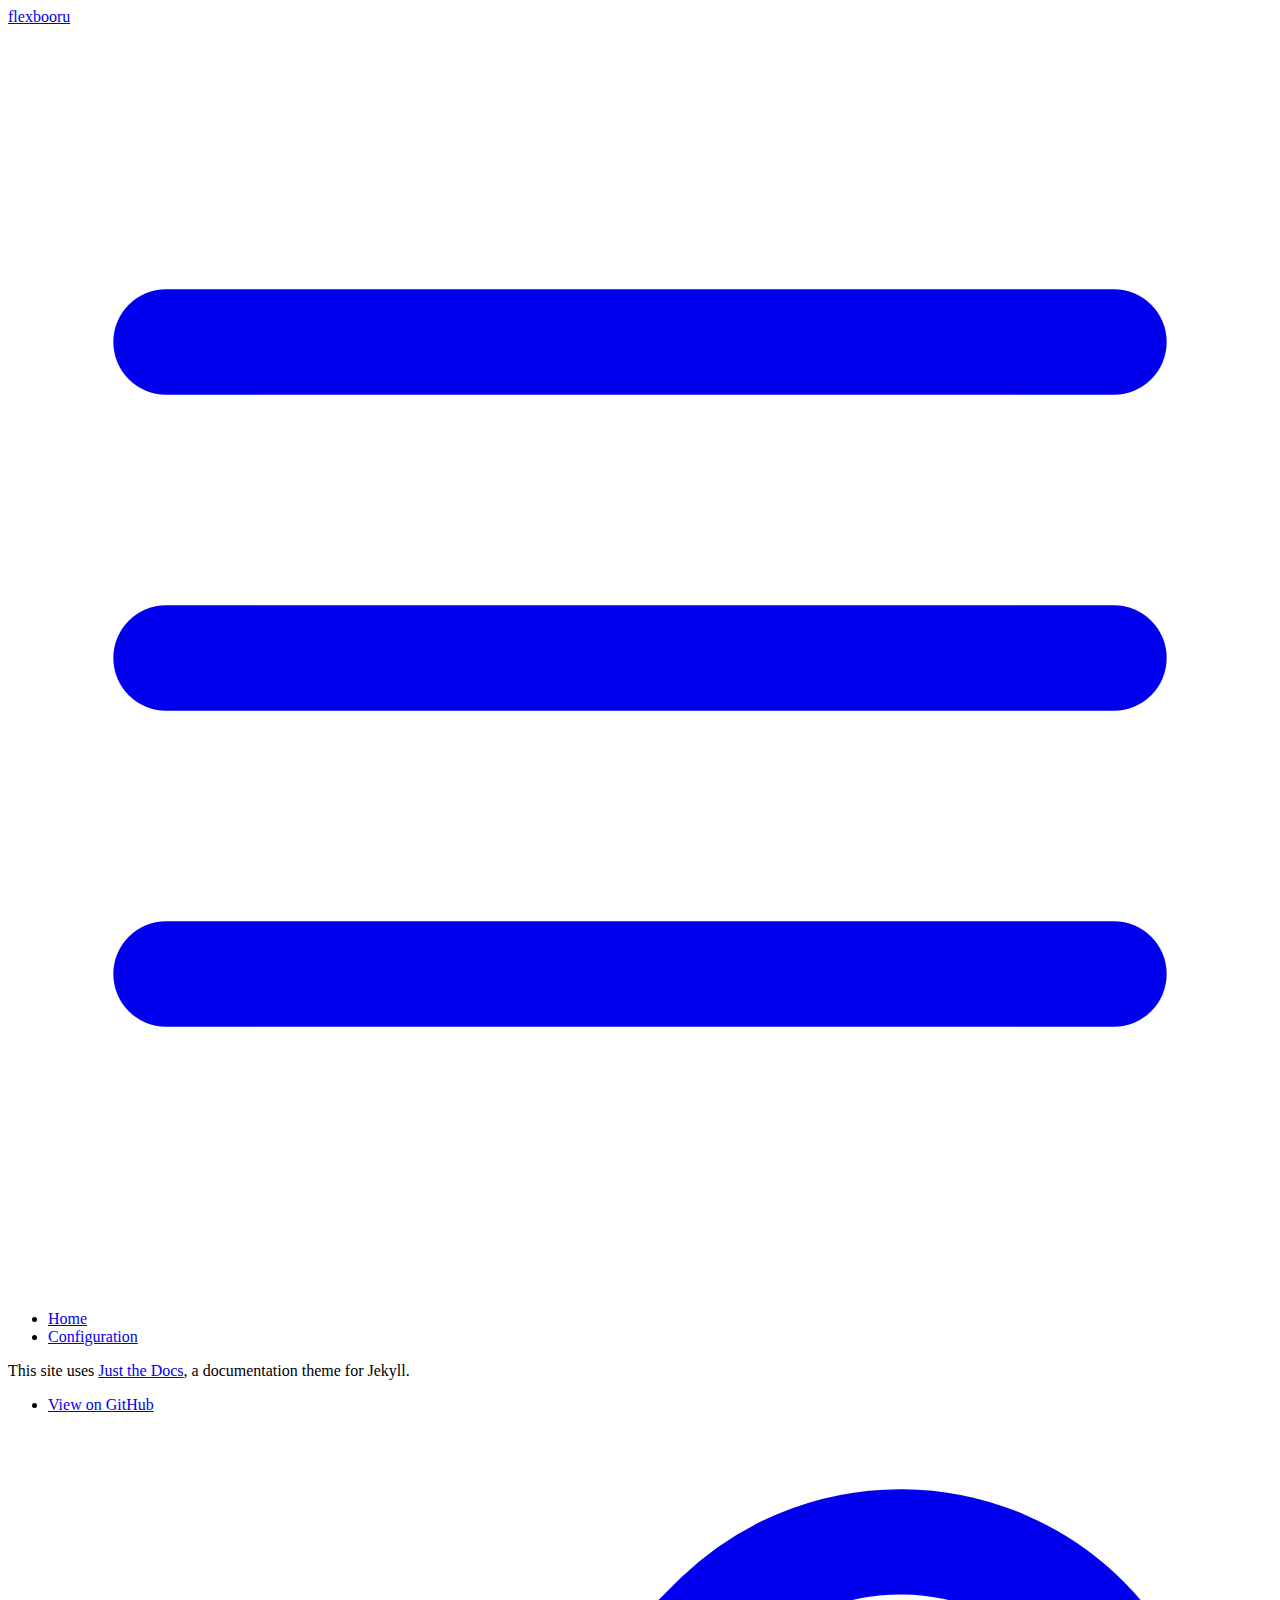
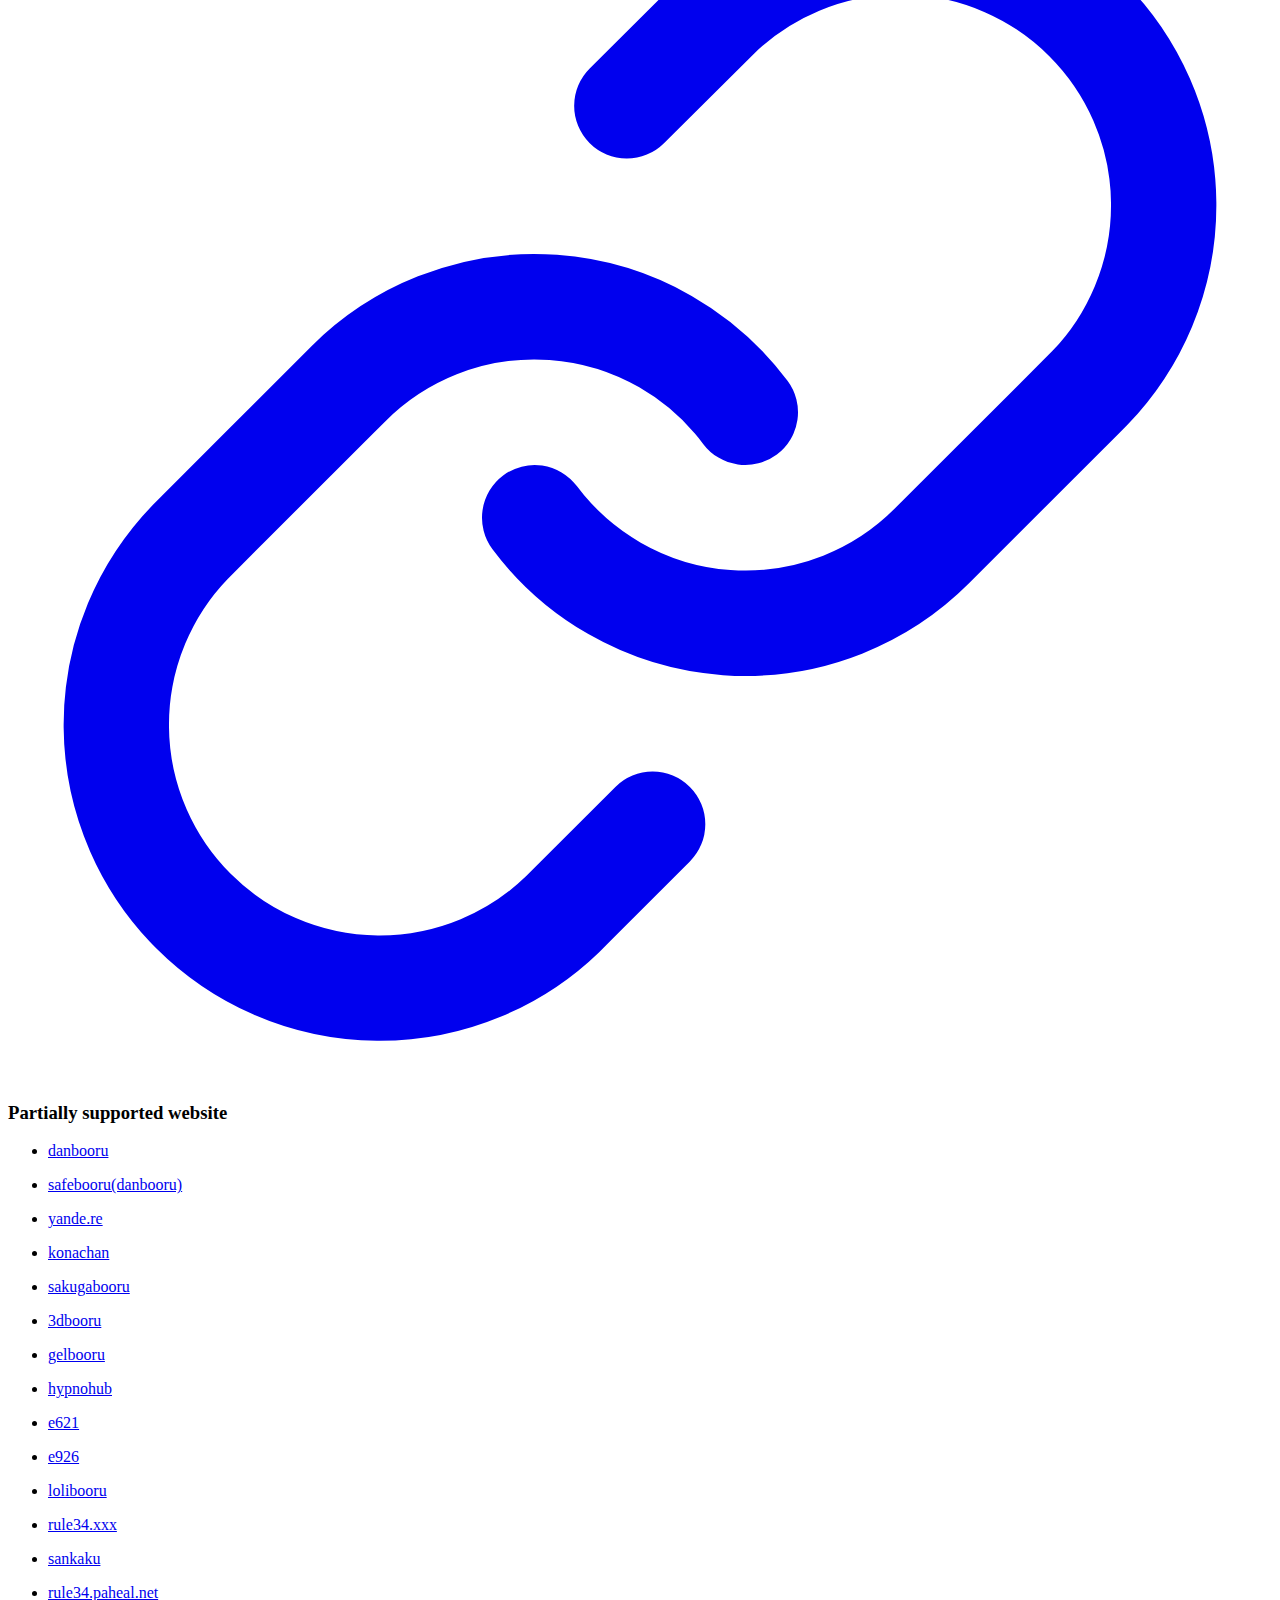
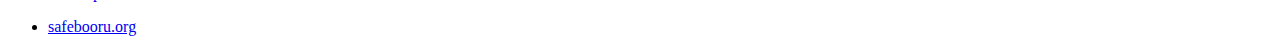
<file: support-site/support-site.html>
<!DOCTYPE html> 
<html lang="en-US"> <head> <meta charset="UTF-8"> <meta http-equiv="X-UA-Compatible" content="IE=Edge"> 
    <title>Configuration - flexbooru</title> <link rel="shortcut icon" href="https://flexbooru.github.io/flexbooru/favicon.ico" type="image/x-icon"> <link rel="stylesheet" href="https://flexbooru.github.io/flexbooru/assets/css/just-the-docs-default.css"> <script type="text/javascript" src="https://flexbooru.github.io/flexbooru/assets/js/just-the-docs.js"></script> <meta name="viewport" content="width=device-width, initial-scale=1"> <!-- Begin Jekyll SEO tag v2.8.0 --> <title>Configuration | flexbooru</title> <meta name="generator" content="Jekyll v3.9.0" /> <meta property="og:title" content="Configuration" /> <meta property="og:locale" content="en_US" /> <meta name="description" content="A booru client for Android, support Danbooru, Moebooru and Gelbooru." /> <meta property="og:description" content="A booru client for Android, support Danbooru, Moebooru and Gelbooru." /> <link rel="canonical" href="https://flexbooru.github.io/flexbooru/config.html" /> <meta property="og:url" content="https://flexbooru.github.io/flexbooru/config.html" /> <meta property="og:site_name" content="https://flexbooru.github.io/flexbooru" /> <meta property="og:type" content="website" /> <meta name="twitter:card" content="summary" /> <meta property="twitter:title" content="Configuration" /> <script type="application/ld+json"> {"@context":"https://schema.org","@type":"WebPage","description":"A booru client for Android, support Danbooru, Moebooru and Gelbooru.","headline":"Configuration","url":"https://flexbooru.github.io/flexbooru/config.html"}</script> <!-- End Jekyll SEO tag --> </head> <body> <svg xmlns="http://www.w3.org/2000/svg" style="display: none;"> <symbol id="svg-link" viewBox="0 0 24 24"> <title>Link</title> <svg xmlns="http://www.w3.org/2000/svg" width="24" height="24" viewBox="0 0 24 24" fill="none" stroke="currentColor" stroke-width="2" stroke-linecap="round" stroke-linejoin="round" class="feather feather-link"> <path d="M10 13a5 5 0 0 0 7.54.54l3-3a5 5 0 0 0-7.07-7.07l-1.72 1.71"></path><path d="M14 11a5 5 0 0 0-7.54-.54l-3 3a5 5 0 0 0 7.07 7.07l1.71-1.71"></path> </svg> </symbol> <symbol id="svg-search" viewBox="0 0 24 24"> <title>Search</title> <svg xmlns="http://www.w3.org/2000/svg" width="24" height="24" viewBox="0 0 24 24" fill="none" stroke="currentColor" stroke-width="2" stroke-linecap="round" stroke-linejoin="round" class="feather feather-search"> <circle cx="11" cy="11" r="8"></circle><line x1="21" y1="21" x2="16.65" y2="16.65"></line> </svg> </symbol> <symbol id="svg-menu" viewBox="0 0 24 24"> <title>Menu</title> <svg xmlns="http://www.w3.org/2000/svg" width="24" height="24" viewBox="0 0 24 24" fill="none" stroke="currentColor" stroke-width="2" stroke-linecap="round" stroke-linejoin="round" class="feather feather-menu"> <line x1="3" y1="12" x2="21" y2="12"></line><line x1="3" y1="6" x2="21" y2="6"></line><line x1="3" y1="18" x2="21" y2="18"></line> </svg> </symbol> <symbol id="svg-arrow-right" viewBox="0 0 24 24"> <title>Expand</title> <svg xmlns="http://www.w3.org/2000/svg" width="24" height="24" viewBox="0 0 24 24" fill="none" stroke="currentColor" stroke-width="2" stroke-linecap="round" stroke-linejoin="round" class="feather feather-chevron-right"> <polyline points="9 18 15 12 9 6"></polyline> </svg> </symbol> <symbol id="svg-doc" viewBox="0 0 24 24"> <title>Document</title> <svg xmlns="http://www.w3.org/2000/svg" width="24" height="24" viewBox="0 0 24 24" fill="none" stroke="currentColor" stroke-width="2" stroke-linecap="round" stroke-linejoin="round" class="feather feather-file"> <path d="M13 2H6a2 2 0 0 0-2 2v16a2 2 0 0 0 2 2h12a2 2 0 0 0 2-2V9z"></path><polyline points="13 2 13 9 20 9"></polyline> </svg> </symbol> </svg> <div class="side-bar"> <div class="site-header">
     <a href="https://flexbooru.github.io/flexbooru/" class="site-title lh-tight"> flexbooru </a> <a href="#" id="menu-button" class="site-button"> <svg viewBox="0 0 24 24" class="icon"><use xlink:href="#svg-menu"></use></svg> </a> </div> <nav role="navigation" aria-label="Main" id="site-nav" class="site-nav"> <ul class="nav-list"><li class="nav-list-item"><a href="http://flexbooru.art" class="nav-list-link">Home</a></li><li class="nav-list-item active"><a href="http://flexbooru.art" class="nav-list-link active">Configuration</a></li></ul> </nav> <footer class="site-footer"> This site uses <a href="https://github.com/just-the-docs/just-the-docs">Just the Docs</a>, a documentation theme for Jekyll. </footer> </div> <div class="main" id="top"> <div id="main-header" class="main-header"> <nav aria-label="Auxiliary" class="aux-nav"> <ul class="aux-nav-list"> <li class="aux-nav-list-item"> <a href="http://flexbooru.art" class="site-button" > View on GitHub </a> </li> </ul> </nav> </div> <div id="main-content-wrap" class="main-content-wrap"> <div id="main-content" class="main-content" role="main"> <h3 id="partially-supported-website"> <a href="#partially-supported-website" class="anchor-heading" aria-labelledby="partially-supported-website"><svg viewBox="0 0 16 16" aria-hidden="true"><use xlink:href="#svg-link"></use></svg></a> Partially supported website </h3> <ul> <li> <p><a href="booru://RGFuYm9vcnVAQEBodHRwc0BAQGRhbmJvb3J1LmRvbm1haS51c0BAQDBAQEA">danbooru</a></p> </li> <li> <p><a href="booru://U2FmZWJvb3J1QEBAaHR0cHNAQEBzYWZlYm9vcnUuZG9ubWFpLnVzQEBAMEBAQA">safebooru(danbooru)</a></p> </li> <li> <p><a href="booru://WWFuZGUucmVAQEBodHRwc0BAQHlhbmRlLnJlQEBAMUBAQGNob3VqaW4tc3RlaW5lci0teW91ci1wYXNzd29yZC0t">yande.re</a></p> </li> <li> <p><a href="booru://S29uYWNoYW5AQEBodHRwc0BAQGtvbmFjaGFuLmNvbUBAQDFAQEBTby1JLUhlYXJkLVlvdS1MaWtlLU11cGtpZHMtPy0teW91ci1wYXNzd29yZC0t">konachan</a></p> </li> <li> <p><a href="booru://U2FrdWdhYm9vcnVAQEBodHRwc0BAQHd3dy5zYWt1Z2Fib29ydS5jb21AQEAxQEBAZXJAISRyamlhamQwJCFka2FvcGMzNTAhWSUpLS15b3VyLXBhc3N3b3JkLS0">sakugabooru</a></p> </li> <li> <p><a href="booru://M2Rib29ydUBAQGh0dHBAQEBiZWhvaW1pLm9yZ0BAQDJAQEBtZWdhbmVra28taGVhdmVuLS15b3VyLXBhc3N3b3JkLS0">3dbooru</a></p> </li> <li> <p><a href="booru://R2VsYm9vcnVAQEBodHRwc0BAQGdlbGJvb3J1LmNvbUBAQDNAQEA">gelbooru</a></p> </li> <li> <p><a href="booru://aHlwbm9odWJAQEBodHRwc0BAQGh5cG5vaHViLm5ldEBAQDZAQEA">hypnohub</a></p> </li> <li> <p><a href="booru://ZTYyMS5uZXRAQEBodHRwc0BAQGU2MjEubmV0QEBAMEBAQA">e621</a></p> </li> <li> <p><a href="booru://ZTkyNi5uZXRAQEBodHRwc0BAQGU5MjYubmV0QEBAMEBAQA">e926</a></p> </li> <li> <p><a href="booru://bG9saWJvb3J1Lm1vZUBAQGh0dHBzQEBAbG9saWJvb3J1Lm1vZUBAQDFAQEAtLXlvdXItcGFzc3dvcmQtLQ">lolibooru</a></p> </li> <li> <p><a href="booru://cnVsZTM0Lnh4eEBAQGh0dHBzQEBAcnVsZTM0Lnh4eEBAQDZAQEA">rule34.xxx</a></p> </li> <li> <p><a href="booru://U2Fua2FrdUBAQGh0dHBzQEBAY2FwaS12Mi5zYW5rYWt1Y29tcGxleC5jb21AQEA0QEBA">sankaku</a></p> </li> <li> <p><a href="booru://cnVsZTM0LnBhaGVhbC5uZXRAQEBodHRwQEBAcnVsZTM0LnBhaGVhbC5uZXRAQEA1QEBA">rule34.paheal.net</a></p> </li> <li> <p><a href="booru://c2FmZWJvb3J1Lm9yZ0BAQGh0dHBzQEBAc2FmZWJvb3J1Lm9yZ0BAQDZAQEA">safebooru.org</a></p> </li> </ul> </div> </div> </div> </body> </html>
</file>
<file: css/style.css>
body {
    min-width: 300px;
    background-color: rgb(243, 245, 248);
    line-height: 1;
    font-family: "Helvetica Neue", arial, "Hiragino Kaku Gothic ProN", Meiryo, sans-serif;
    font-size: 14px;
    -webkit-font-smoothing: antialiased;
    font-kerning: normal;
    color: rgb(102, 102, 102);
}
a {
  text-decoration: none;
}
button {
    padding: 0px;
    border: none;
    border-radius: 0px;
    background: none;
    user-select: none;
    cursor: pointer;
}


.fmlmSA {
    position: fixed;
    transform: translateY(-100%);
    transition: transform 0.4s cubic-bezier(0.15, 1, 0.6, 1) 0s;
    z-index: 70;
    top: 0px;
    height: 70px;
    width: 100%;
}

@media (max-width: 767px) {
.fmlmSA {
    height: 48px;
}
}


.iqvMCM {
    z-index: 60;
    position: fixed;
    top: 0px;
    left: 0px;
    width: 100vw;
    height: 100vh;
    background-color: rgb(0, 0, 0);
    visibility: hidden;
    opacity: 0;
    transition: visibility 0.4s ease 0s, opacity 0.4s cubic-bezier(0.19, 0.96, 0.52, 1) 0s;
    will-change: opacity;
}
.ikpQbJ {
    overflow: auto;
    z-index: 60;
    position: fixed;
    top: 0px;
    left: 0px;
    box-sizing: border-box;
    height: 100vh;
    width: 260px;
    border-right: 1px solid rgba(0, 0, 0, 0.05);
    background-color: rgb(255, 255, 255);
    transform: translateX(-100%);
    transition: transform 0.4s cubic-bezier(0.19, 0.96, 0.52, 1) 0s;
    will-change: transform;
}
.lPyYB {
    background-color: rgb(255, 255, 255);
}
.dxVSwQ {
    padding: 40px 0px 16px;
    background-color: rgb(243, 245, 248);
    display: flex;
    flex-direction: column;
    -webkit-box-align: center;
    align-items: center;
}
.bViDD {
    width: 180px;
    height: 25px;
    margin-bottom: 40px;
    background-image: url(../images/8068a01f50b06fc3cde7c98141bfa428.svg);
    background-size: contain;
    background-repeat: no-repeat;
}







.dobCbS {
    width: 160px;
    margin-bottom: 8px;
}

.eCBTXc {
    box-sizing: border-box;
    min-width: 120px;
    line-height: 1;
    font-weight: bold;
    font-size: 14px;
    color: rgb(255, 255, 255);
    height: 32px;
    transition: border-color 0.16s ease-out 0s, background, color;
    padding: 0px calc(16px);
    border-radius: 80000px;
    background: rgb(0, 150, 250);
}

.iMpXkC {
    padding: 0px;
    border: none;
    border-radius: 0px;
    background: none;
    outline: 0px;
    cursor: pointer;
    user-select: none;
    appearance: none;
}


.ieoUtK {
    display: flex;
    -webkit-box-pack: center;
    justify-content: center;
    -webkit-box-align: center;
    align-items: center;
    height: 100%;
}
.losKCx {
    width: 160px;
}
.dOliwn {
    box-sizing: border-box;
    min-width: 120px;
    line-height: 1;
    font-weight: bold;
    font-size: 14px;
    color: rgb(102, 102, 102);
    height: 32px;
    transition: border-color 0.16s ease-out 0s, background, color;
    padding: 0px calc(16px);
    border-radius: 80000px;
    background: transparent;
}
.ieoUtK {
    display: flex;
    -webkit-box-pack: center;
    justify-content: center;
    -webkit-box-align: center;
    align-items: center;
    height: 100%;
}
.kqa-dJr:not(:last-child) {
    border-bottom: 1px solid rgba(0, 0, 0, 0.05);
}


.kqa-dJr {
    padding: 8px 0px;
}
.ilARNI {
    display: block;
    height: 32px;
    line-height: 32px;
    padding: 0px 20px;
    font-size: 12px;
    color: rgb(51, 51, 51);
}

.kZzcLy::before {
    content: "";
    display: inline-block;
    vertical-align: middle;
    margin-right: 6px;
    width: 20px;
    height: 20px;
    background-image: url(../images/67832a214aece5a8ecd4840472621dd1.svg);
    background-repeat: no-repeat;
    background-size: cover;
}
.hCbSLB {
    display: block;
    height: 32px;
    line-height: 32px;
    padding: 0px 20px;
    font-size: 12px;
    color: rgb(51, 51, 51);
}
.jJXNxA {
    z-index: 50;
    box-sizing: border-box;
    position: fixed;
    display: flex;
    left: 0px;
    top: 0px;
    width: 100vw;
    height: 64px;
    padding: 0px 16px;
    background-color: rgb(255, 255, 255);
    box-shadow: rgb(0 0 0 / 15%) 0px 0px 10px;
    -webkit-box-pack: end;
    justify-content: flex-end;
    -webkit-box-align: center;
    align-items: center;
}
.fTulGh {
    margin-right: auto;
    display: grid;
    gap: 12px;
    grid-template-columns: max-content 1fr max-content;
    -webkit-box-align: center;
    align-items: center;
}

.NAhYB {
    display: none;
}


@media (max-width: 1231px){
	.NAhYB {display: block;}
}


.iMpXkC {
    padding: 0px;
    border: none;
    border-radius: 0px;
    background: none;
    outline: 0px;
    cursor: pointer;
    user-select: none;
    appearance: none;
}

.fJmlpJ {
  width: 32px;
  height: 32px;
  background: url("../images/7afef3702f42e968cbad8e62e59e699a.svg") center center no-repeat;
}

.ahDDk {
  background: url("../images/8068a01f50b06fc3cde7c98141bfa428.svg") center center / 148px 20px no-repeat;
  width: 148px;
  height: 20px;
}
.fuZLFu {
  display: none;
}
@media (min-width: 768px){
.fuZLFu {
  display: block;
}
}

.iZJECp {
  position: relative;
  width: 240px;
  margin-right: 16px;
}
  @media (max-width: 767px){
.iZJECp {
  width: 100%;
}}


.dyAOCU {
  position: absolute;
  display: block;
  background-image: url("../images/796dbd534e204ca1bb71db31cef97e03.svg");
  left: 14px;
  top: 12px;
  width: 12px;
  height: 12px;
}

.cNuemT {
  box-sizing: border-box;
  display: block;
  width: 100%;
  padding: 8px 16px 8px 32px;
  border: 1px solid transparent;
  background-color: rgb(245, 245, 245);
  color: rgb(51, 51, 51);
  appearance: none;
  outline: currentcolor none medium;
  border-radius: 50px;
  line-height: 14px;
  font-size: 14px;
}
@media (max-width: 767px){
.cNuemT {
  line-height: 16px;
  font-size: 16px;
}}


.bEwjOb {
  display: none;
}

@media (max-width: 767px){
.bEwjOb {display: block;}
}

.Ziuyu {
  position: relative;
  width: 32px;
  height: 32px;
  margin: 0px 2px;
}
.Ziuyu::before {
  content: "";
  position: absolute;
  display: block;
  background-image: url("../images/796dbd534e204ca1bb71db31cef97e03.svg");
  background-size: contain;
  background-repeat: no-repeat;
  background-position: center center;
  width: 16px;
  height: 16px;
  top: 8px;
  left: 8px;
}
.bnCNlc {
  box-sizing: border-box;
  position: absolute;
  display: flex;
  padding: 0px 16px;
  width: 100%;
  left: 0px;
  top: 0px;
  height: 100%;
  background: rgb(255, 255, 255);
  -moz-box-align: center;
  align-items: center;
  transform: translateY(-100%);
}


.bhwxpi {
  box-sizing: border-box;
  position: absolute;
  display: flex;
  padding: 0px 16px;
  width: 100%;
  left: 0px;
  top: 0px;
  height: 100%;
  background: rgb(255, 255, 255);
  -moz-box-align: center;
  align-items: center;
}


.eGPgqS {
  z-index: 60;
  position: fixed;
  top: 0px;
  left: 0px;
  width: 100vw;
  height: 100vh;
  background-color: rgb(0, 0, 0);
  transition: visibility 0.4s ease 0s, opacity 0.4s cubic-bezier(0.19, 0.96, 0.52, 1) 0s;
  will-change: opacity;
  visibility: visible;
  opacity: 0.5;
}
.cAZPS {
  overflow: auto;
  z-index: 60;
  position: fixed;
  top: 0px;
  left: 0px;
  box-sizing: border-box;
  height: 100vh;
  width: 260px;
  border-right: 1px solid rgba(0, 0, 0, 0.05);
  background-color: rgb(255, 255, 255);
  transition: transform 0.4s cubic-bezier(0.19, 0.96, 0.52, 1) 0s;
  will-change: transform;
  transform: translateX(0%);
}


.kcVwCM {
  flex: 1 1 0%;
}

.dyAOCU {
  position: absolute;
  display: block;
  background-image: url("../images/796dbd534e204ca1bb71db31cef97e03.svg");
  left: 14px;
  top: 12px;
  width: 12px;
  height: 12px;
}

.lioECf {
  position: relative;
  width: 32px;
  height: 32px;
  margin: 0px 2px;
}
.lioECf::before {
  content: "";
  position: absolute;
  display: block;
  background-image: url("https://s.pximg.net/www/js/fanbox/a232039f59e93649c24ea2a1e93b5ba7.svg");
  background-size: contain;
  background-repeat: no-repeat;
  background-position: center center;
  width: 16px;
  height: 16px;
  top: 8px;
  left: 8px;
}
 @media (max-width: 1231px){
.eEdJPU {
  display: none;
}}

.eCBTXc {
  box-sizing: border-box;
  min-width: 120px;
  line-height: 1;
  font-weight: bold;
  transition-duration: 0.16s;
  transition-timing-function: ease-out;
  transition-delay: 0s;
  transition-property: border-color, background, color;
  font-size: 14px;
  color: rgb(255, 255, 255);
  height: 32px;
  padding: 0px calc(16px);
  border-radius: 80000px;
  background: rgb(0, 150, 250);
}

.ieoUtK {
  display: flex;
  -moz-box-pack: center;
  justify-content: center;
  -moz-box-align: center;
  align-items: center;
  height: 100%;
}
.eCBTXc {
  line-height: 1;
  font-weight: bold;
  font-size: 14px;
  color: rgb(255, 255, 255);
}








.hMDhRk {
  padding-left: 0px;
  height: 100%;
}
.eYvyvJ {
  position: relative;
  padding: 64px 0px 40px;
  min-height: calc(-104px + 100vh);
}
.jGnnBR {
  background-color: rgb(255, 255, 255);
  margin-bottom: -40px;
}
.iIuDwG {
  display: grid;
  justify-items: center;
  background-color: rgb(255, 255, 255);
  overflow: hidden;
  padding-bottom: 40px;
}
.kFzTLs {
  position: relative;
  width: 100%;
  background: linear-gradient(108.54deg, rgb(220, 255, 203), rgb(225, 255, 237), rgb(184, 229, 255));
}
.kFzTLs::before {
  content: "";
  display: block;
  position: absolute;
  top: 0px;
  left: 0px;
  width: 160%;
  height: 100%;
  /**background: linear-gradient(to right, rgba(255, 255, 255, 0), rgb(255, 255, 255) 10%);**/
  transform: skewX(-16deg) translateX(-25%);
  animation: 1.2s ease-out 0.2s 1 normal forwards running jhEnEz;
}
.dNtQPZ {
  position: absolute;
  top: 0px;
  left: 0px;
  width: 100%;
  height: 100%;
}
.kBbiHW {
  position: absolute;
  
}
.dIVfMD {
  top: 10%;
  left: -60px;
  width: 320px;
  transform: translateY(75px);
  animation-duration: 1.6s;
  animation-timing-function: cubic-bezier(0, 0, 0.1, 1);
  animation-delay: 0.5s;
  animation-iteration-count: 1;
  animation-direction: normal;
  animation-fill-mode: forwards;
  animation-play-state: running;
  animation-name: laULNI, ffSPMP;
}
img {
  border-style: none;
}
.gUCRfT {
  position: absolute;
  display: block;
  width: 100%;
}


.cBLVFM {
  bottom: 200px;
  left: 20%;
  width: 107px;
  transform: translateY(100px);
  animation-duration: 1.6s;
  animation-timing-function: cubic-bezier(0, 0, 0.1, 1);
  animation-delay: 0.4s;
  animation-iteration-count: 1;
  animation-direction: normal;
  animation-fill-mode: forwards;
  animation-play-state: running;
  animation-name: laULNI, ffSPMP;
}
.gZbCjp {
  top: -70px;
  right: -120px;
  width: 460px;
  transform: translateY(75px);
  animation-duration: 1.6s;
  animation-timing-function: cubic-bezier(0, 0, 0.1, 1);
  animation-delay: 0.6s;
  animation-iteration-count: 1;
  animation-direction: normal;
  animation-fill-mode: forwards;
  animation-play-state: running;
  animation-name: laULNI, ffSPMP;
}
.cxnkCq {
  top: 31px;
  right: 24%;
  width: 97px;
  transform: translateY(100px);
  animation-duration: 1.6s;
  animation-timing-function: cubic-bezier(0, 0, 0.1, 1);
  animation-delay: 0.3s;
  animation-iteration-count: 1;
  animation-direction: normal;
  animation-fill-mode: forwards;
  animation-play-state: running;
  animation-name: laULNI, ffSPMP;
}


.jHDlMg {
  box-sizing: border-box;
  position: relative;
  display: grid;
  justify-items: center;
  gap: 40px;
  padding: 140px 0px 200px;
}

@media (max-width: 767px){
.jHDlMg {
  gap: 24px;
  padding: 80px 32px 108px;
}}



.cPxiQN {
  display: block;
  
  animation-duration: 0.55s;
  animation-timing-function: cubic-bezier(0, 0, 0.1, 1);
  animation-delay: 0.5s;
  animation-iteration-count: 1;
  animation-direction: normal;
  animation-fill-mode: forwards;
  animation-play-state: running;
  animation-name: laULNI, ffSPMP;
}
.jeMUfY {
  width: 100%;
  max-width: 540px;
  transform: translateY(10px);
}
@media (min-width: 768px){
.jeMUfY {
  display: none;
}}


@media (max-width: 767px){
.jgyXux {
  display: none;
}}

.jgyXux {
  height: 100px;
  transform: translateY(16px);
}


.jRdJSv {
  font-size: 24px;
  font-weight: bold;
  line-height: 40px;
  color: rgb(102, 102, 102);
  text-align: center;
  transform: translateY(16px);
  
  animation-duration: 0.55s;
  animation-timing-function: cubic-bezier(0, 0, 0.1, 1);
  animation-delay: 0.6s;
  animation-iteration-count: 1;
  animation-direction: normal;
  animation-fill-mode: forwards;
  animation-play-state: running;
  animation-name: laULNI, ffSPMP;
}

@media (min-width: 768px){.jRdJSv{white-space: pre-line;}}



.AExTE {
  box-sizing: border-box;
  position: relative;
  display: grid;
  gap: 40px;
  justify-items: center;
  margin-top: -120px;
  width: 100%;
}

@media (min-width: 1001px){
	.AExTE{padding: 0px 80px;}
}
@media (max-width: 1000px){
.AExTE {
  gap: 32px;
  margin-top: -60px;
}}




.cZtzRh {
  box-sizing: border-box;
  display: grid;
  gap: 40px;
  width: 100%;
}


@media (min-width: 1001px){
.cZtzRh {
  grid-template-columns: repeat(3, 1fr);
  max-width: 1280px;
}}


  @media (max-width: 1000px){
.cZtzRh {
  padding: 0px 20px;
  gap: 20px;
}}


.bUtphD {
  display: block;
  position: relative;
  width: 100%;
  height: 189px;
  background-color: rgb(255, 255, 255);
  border-radius: 12px;
  overflow: hidden;
  box-shadow: rgba(186, 231, 254, 0.6) 0px 5px 20px;
  transform: translateY(12px);
  
  transition: box-shadow 0.22s ease-in 0s;
  cursor: pointer;
}

@media (min-width: 1001px){
.bUtphD:nth-child(1) {
  animation-delay: 0.7s;
}}
@media (min-width: 1001px){
.bUtphD:nth-child(2) {
  animation-delay: 0.75s;
}}
  @media (min-width: 1001px){
.bUtphD:nth-child(3) {
  animation-delay: 0.8s;
}}
  @media (min-width: 1001px){
.bUtphD:nth-child(4) {
  animation-delay: 0.85s;
}}
  @media (min-width: 1001px){
.bUtphD:nth-child(5) {
  animation-delay: 0.9s;
}}
  @media (min-width: 1001px){
.bUtphD:nth-child(6) {
  animation-delay: 0.95s;
}}





.eehDbg {
  position: absolute;
  top: 0px;
  left: 0px;
  width: 100%;
  height: 68%;
  background: url("../images/bdzigj3qxlg5oydjax09vbsf.jpeg") center center / cover no-repeat;
}
.gzCgPi {
  width: 48px;
  height: 48px;
  border: 2px solid rgb(255, 255, 255);
  border-radius: 50%;
  background: url("../images/qucrbrbnjmglbjnowzd8gdx4.jpeg") center center / cover no-repeat;
}
.dCNPAq {
  position: absolute;
  top: 0px;
  left: 0px;
  width: 100%;
  height: 68%;
  background: url("../images/heflogqcxww40t0ib7xllu7l.jpeg") center center / cover no-repeat;
}
.gZIODP {
  width: 48px;
  height: 48px;
  border: 2px solid rgb(255, 255, 255);
  border-radius: 50%;
  background: url("../images/uiuumfkryowjlnkix3h6kre7.jpeg") center center / cover no-repeat;
}
.iUyAls {
  position: absolute;
  top: 0px;
  left: 0px;
  width: 100%;
  height: 68%;
  background: url("../images/e8p8lv9hls3mqu3zqaztmgoo.jpeg") center center / cover no-repeat;
}
.mdkWp {
  width: 48px;
  height: 48px;
  border: 2px solid rgb(255, 255, 255);
  border-radius: 50%;
  background: url("../images/qhfolrf9jaoim2suflrapjgw.jpeg") center center / cover no-repeat;
}
.blYMGK {
  position: absolute;
  top: 0px;
  left: 0px;
  width: 100%;
  height: 68%;
  background: url("../images/i0kegs1xrweyzm3zyuucrzjg.jpeg") center center / cover no-repeat;
}
.ceukgK {
  width: 48px;
  height: 48px;
  border: 2px solid rgb(255, 255, 255);
  border-radius: 50%;
  background: url("../images/jgllkqhhw1udc8xzabwtrouj.jpeg") center center / cover no-repeat;
}
.gkfIsI {
  position: absolute;
  top: 0px;
  left: 0px;
  width: 100%;
  height: 68%;
  background: url("../images/x7w2auem64mpxnitwa0wpox4.jpeg") center center / cover no-repeat;
}
.dMzRdH {
  width: 48px;
  height: 48px;
  border: 2px solid rgb(255, 255, 255);
  border-radius: 50%;
  background: url("../images/fjio7szhogwzogwj4m1gqkna.jpeg") center center / cover no-repeat;
}
.gebAEP {
  position: absolute;
  top: 0px;
  left: 0px;
  width: 100%;
  height: 68%;
  background: url("../images/kwcgg86at0jq6xqt1qcbym9o.jpeg") center center / cover no-repeat;
}
.fAWRAY {
  width: 48px;
  height: 48px;
  border: 2px solid rgb(255, 255, 255);
  border-radius: 50%;
  background: url("../images/g8qbyjpc1brozkiym3r3nimk.jpeg") center center / cover no-repeat;
}

















  @media (min-width: 1001px){
.bUtphD {
  animation-duration: 0.85s;
  animation-timing-function: cubic-bezier(0, 0, 0.1, 1);
  animation-delay: 0s;
  animation-iteration-count: 1;
  animation-direction: normal;
  animation-fill-mode: forwards;
  animation-play-state: running;
  animation-name: laULNI, ffSPMP;
}}

.fWVztu {
  position: absolute;
  top: 0px;
  left: 0px;
  width: 100%;
  height: 68%;
  background: url("../images/ephebhwbbcvdjd5ui2rfqxrq.jpeg") center center / cover no-repeat;
}

.kMqaGM {
  display: grid;
  justify-items: center;
  gap: 4px;
  position: absolute;
  top: 68%;
  left: 50%;
  transform: translate(-50%, -32px);
  width: 100%;
  padding: 0px 16px;
  box-sizing: border-box;
}

.djDBKC {
  width: 48px;
  height: 48px;
  border: 2px solid rgb(255, 255, 255);
  border-radius: 50%;
  background: url("../images/u8oofv8pjxyzuqo7nyt9ebc4.jpeg") center center / cover no-repeat;
}

.ixAfYO {
  width: 100%;
  font-size: 14px;
  font-weight: bold;
  text-align: center;
  line-height: 24px;
  color: rgb(51, 51, 51);
  overflow: hidden;
  max-height: 24px;
  mask-image: linear-gradient(rgb(0, 0, 0) 0px, rgb(0, 0, 0) calc(0px), transparent calc(0px)), linear-gradient(to right, rgb(0, 0, 0) 0px, rgb(0, 0, 0) calc(100% - 3em), transparent);
}



.bUtphD {
  display: block;
  position: relative;
  width: 100%;
  height: 189px;
  background-color: rgb(255, 255, 255);
  border-radius: 12px;
  overflow: hidden;
  box-shadow: rgba(186, 231, 254, 0.6) 0px 5px 20px;
  transform: translateY(12px);
  
  transition: box-shadow 0.22s ease-in 0s;
  cursor: pointer;
}


@media (min-width: 1001px){
.bUtphD {
  animation-duration: 0.85s;
  animation-timing-function: cubic-bezier(0, 0, 0.1, 1);
  animation-delay: 0s;
  animation-iteration-count: 1;
  animation-direction: normal;
  animation-fill-mode: forwards;
  animation-play-state: running;
  animation-name: laULNI, ffSPMP;
}}
@media (min-width: 1001px){
.bUtphD:nth-child(2) {
  animation-delay: 0.75s;
}}

.hDujms {
  position: absolute;
  top: 0px;
  left: 0px;
  width: 100%;
  height: 68%;
  background: url("../images/orojeep2x58dtgwooc8kiyj1.jpeg") center center / cover no-repeat;
}



.litmaW {
  display: grid;
  -moz-box-pack: center;
  justify-content: center;
  transform: translateY(12px);
  
}


@media (min-width: 1001px){
.litmaW {
  animation-duration: 0.55s;
  animation-timing-function: cubic-bezier(0, 0, 0.1, 1);
  animation-delay: 1s;
  animation-iteration-count: 1;
  animation-direction: normal;
  animation-fill-mode: forwards;
  animation-play-state: running;
  animation-name: laULNI, ffSPMP;
}}


.lnMEHE {
  display: grid;
  -moz-box-pack: center;
  justify-content: center;
  -moz-box-align: center;
  align-items: center;
  width: 280px;
  height: 60px;
  border-radius: 30px;
  background-color: rgb(108, 204, 235);
  font-size: 16px;
  font-weight: bold;
  color: rgb(255, 255, 255);
  backface-visibility: hidden;
  box-shadow: rgba(108, 204, 235, 0.8) 0px 10px 20px;
  transition-duration: 0.3s;
  transition-timing-function: cubic-bezier(0.85, 1.97, 0.46, 0.4);
  transition-delay: 0s;
  transition-property: box-shadow, transform;
}





.hBlOlR {
  position: relative;
  display: grid;
  color: rgb(51, 51, 51);
  overflow: hidden;
}


@media (min-width: 1001px){
.hBlOlR {
  max-width: 1280px;
  grid-template-columns: 480px 1fr;
  gap: 64px;
  padding: 0px 80px 20px;
  margin: 0px auto;
}}
  @media (max-width: 1000px){
.hBlOlR {
  max-width: 540px;
  gap: 40px;
  padding: 80px 30px 100px;
  margin: 0px auto;
}}

.CeSzb {
  position: absolute;
  top: 0px;
  width: 480px;
  height: 480px;
  
  animation: 2s ease-out 0.2s 1 normal forwards running ffSPMP;
}

@media (min-width: 768px){
.CeSzb {
  display: none;
}}
 @media (min-width: 768px){
.CeSzb {
  left: 0px;
}}

.gaFsct {
  white-space: pre-line;
  
  animation-duration: 0.9s;
  animation-timing-function: cubic-bezier(0, 0, 0.1, 1);
  animation-delay: 0.3s;
  animation-iteration-count: 1;
  animation-direction: normal;
  animation-fill-mode: forwards;
  animation-play-state: running;
  animation-name: laULNI, ffSPMP;
}
  @media (min-width: 1001px){
.gaFsct {
  display: grid;
  -moz-box-align: center;
  align-items: center;
  font-size: 16px;
  line-height: 40px;
  transform: translateX(16px);
}}
  @media (max-width: 1000px){
.gaFsct {
  font-size: 18px;
  font-weight: bold;
  line-height: 30px;
  transform: translateY(16px);
}
}


.buyKwm {
  position: absolute;
  top: 0px;
  width: 480px;
  height: 480px;
  
  animation: 2s ease-out 0.2s 1 normal forwards running ffSPMP;
}

@media (min-width: 768px){
.buyKwm {
  left: 0px;
}
}
  @media (max-width: 767px){
.buyKwm {
  display: none;
}}









.inTTkJ {
  font-weight: bold;
  
  animation-duration: 0.9s;
  animation-timing-function: cubic-bezier(0, 0, 0.1, 1);
  animation-delay: 0.2s;
  animation-iteration-count: 1;
  animation-direction: normal;
  animation-fill-mode: forwards;
  animation-play-state: running;
  animation-name: laULNI, ffSPMP;
}

@media (min-width: 1001px){
.inTTkJ {
  display: grid;
  -moz-box-pack: center;
  justify-content: center;
  -moz-box-align: center;
  align-items: center;
  position: absolute;
  top: 0px;
  left: 0px;
  width: 100%;
  height: 100%;
  font-size: 56px;
  line-height: 80px;
  white-space: pre-line;
  transform: translateX(-16px);
}}


  @media (max-width: 1000px){
.inTTkJ {
  font-size: 40px;
  line-height: 64px;
  transform: translateY(16px);
}}







.hBlOlR {
  color: rgb(51, 51, 51);
}
@media (min-width: 1001px){
.tIcqM {
  position: relative;
  width: 480px;
  height: 480px;
}}




.buyKwm {
  position: absolute;
  top: 0px;
  width: 480px;
  height: 480px;
  
  animation: 2s ease-out 0.2s 1 normal forwards running ffSPMP;
}


@media (min-width: 768px){
.buyKwm {
  left: 0px;
}}


.jldnYc {
  bottom: 0px;
  right: 0px;
  width: 100%;
  height: 100%;
  background: url("../images/e804e71f95fe47c5abb721028506b294.svg") center center / 120% no-repeat;
}
.dbnEbf {
  position: absolute;

}





.kqsZAJ {
  width: 26%;
  height: 26%;
  background: url("../images/d4dadff55817355e1ae490f341c56609.svg") center center / contain no-repeat;
}
.dbnEbf {
  position: absolute;
}

@media (min-width: 768px){
.kqsZAJ {
  top: 10%;
  left: 0px;
}}




.ksvpbn {
  position: relative;
  display: grid;
  gap: 40px;
  justify-items: center;
  padding: 60px 0px 80px;
  background-color: rgb(234, 251, 255);
}


.etpjPB {
  display: grid;
  -moz-box-pack: end;
  justify-content: end;
  position: absolute;
  top: 0px;
  left: 50%;
  width: 100%;
  max-width: 1280px;
  transform: translate(-50%, -30%);
}
  @media (max-width: 960px){
.etpjPB {
  -moz-box-pack: center;
  justify-content: center;
  transform: translate(-50%, -60%);
}}




.bCCnLK {
  position: relative;
  font-size: 56px;
  font-weight: bold;
  text-align: center;
  line-height: 80px;
  letter-spacing: 0.05em;
  color: rgb(255, 255, 255);
  padding: 0px 80px;
  clip-path: polygon(0px 0px, 100% 0px, calc(100% - 30px) 50%, 100% 100%, 0px 100%, 30px 50%);
  background-color: rgb(89, 189, 232);
}



@media (max-width: 960px){
.bCCnLK {
  font-size: 26px;
  line-height: 42px;
  padding: 0px 40px;
  clip-path: polygon(0px 0px, 100% 0px, calc(100% - 16px) 50%, 100% 100%, 0px 100%, 16px 50%);
  margin: 0px 20px;
}}







.hbolCD {
  transform: scaleX(-1);
}

@media (max-width: 767px){
.hbolCD {transform: scaleX(-1) rotate(13deg);
}}

.bpKxxk {
  position: relative;
  width: 220px;
  height: 220px;
}

  @media (max-width: 960px){
.bpKxxk {
  width: 120px;
  height: 120px;
}}


.jvVURY {
  position: absolute;
  bottom: 4%;
  right: 4%;
  width: 86%;
  height: 86%;
  background: url("../images/d04e7b161cb675a31ecfeb0a3d5020df.png") center center / contain no-repeat;
  animation: 2.4s ease-in-out 0.2s infinite normal none running fdfTkW;
}
.Iysmu {
  position: absolute;
  top: -4%;
  left: 14%;
  width: 60%;
  height: 60%;
  transform: rotate(-14deg);
}
.dVOeyM {
  position: absolute;
  bottom: 0px;
  left: calc(50% - 1.5px);
  width: 3px;
  height: 100%;
  transform-origin: center bottom 0px;
}
.dVOeyM span {
  display: block;
  width: 100%;
  height: 20%;
  overflow: hidden;
}
.dVOeyM span::after {
  animation: 2.4s ease-in-out 0.2s infinite normal none running gCZTbb;
}
.dVOeyM span::after {
  content: "";
  display: block;
  width: 100%;
  height: 100%;
  background-color: rgb(212, 110, 59);
  transform: translateY(100%);
}


@keyframes gCZTbb {
0%{transform: translateY(100%);}
90%, 100% {transform: translateY(-100%);}
}







.dVOeyM:nth-child(2) {
  transform: rotate(12deg);
}
.dVOeyM:nth-child(3) {
  transform: rotate(-12deg);
}
.dVOeyM:nth-child(4) {
  transform: rotate(24deg);
}
.dVOeyM:nth-child(5) {
  transform: rotate(-24deg);
}
.dVOeyM:nth-child(6) {
  transform: rotate(36deg);
}
.dVOeyM:nth-child(7) {
  transform: rotate(-36deg);
}


.jNgaEc {
  display: grid;
  gap: 40px;
  padding: 20px 20px 0px;
  width: calc(100% - 40px);
}

@media (min-width: 961px){
.jNgaEc {
  grid-template-columns: repeat(3, 1fr);
  max-width: 1280px;
}}

.dabZaq {
  margin: 0px auto;
  width: 100%;
  max-width: 540px;
  border-radius: 40px;
  overflow: hidden;
  transform: translateY(10px);
  
  box-shadow: rgba(186, 231, 254, 0.25) 0px 10px 40px;
  animation: 0.85s cubic-bezier(0, 0, 0.18, 1.02) 0.2s 1 normal forwards running ffSPMP, 0.85s cubic-bezier(0, 0, 0.18, 1.02) 0.2s 1 normal forwards running laULNI;
}
.bwlhbA {
  position: relative;
}
.bwHAbR {

}
.dVstQY {
  position: absolute;
  top: 0px;
  left: 0px;
  width: 100%;
  height: 100%;
  background: center center / cover no-repeat;
    background-image: none;
}
.cRCYfh {
  position: relative;
  padding: 14px 0px 28px;
  background-color: rgb(255, 255, 255);
}
.iCWiAG {
  display: grid;
  grid-template-columns: repeat(2, auto);
  gap: 2px;
  -moz-box-pack: center;
  justify-content: center;
  -moz-box-align: center;
  align-items: center;
  color: rgb(51, 51, 51);
  font-weight: bold;
}

.jZcpAJ {
  display: grid;
  gap: 4px;
  grid-auto-flow: column;
  -moz-box-align: end;
  align-items: end;
  padding: 10px 0px;
  background: linear-gradient(139.96deg, rgb(177, 255, 139), rgb(189, 255, 215) 16.3%, rgb(122, 207, 255) 32.6%, rgb(122, 207, 255) 50%, transparent 50%) -100% bottom / 240% 20px no-repeat;
}

.dabZaq .sc-jfenjt-3 {
  animation: 0.7s cubic-bezier(0, 0, 0.18, 1.02) 0.75s 1 normal forwards running jjDyZn;
}

.ctBYvO {
  display: block;
  height: 60px;
}
.kTBzqU {
  font-size: 20px;
  line-height: 36px;
  transform: translateY(50%);
}

.cRCYfh {
  position: relative;
  padding: 14px 0px 28px;
  background-color: rgb(255, 255, 255);
}


.enPUx {
  position: absolute;
  top: 0px;
  left: 50%;
  transform: translate(-50%, -70%);
}
.ficryo {
  position: relative;
}
.ficryo::before {
  content: "";
  display: block;
  position: absolute;
  bottom: 0px;
  left: 50%;
  width: 20px;
  height: 20px;
  border-radius: 4px;
  background-color: rgb(51, 51, 51);
  transform: translate(-50%, 32%) rotate(45deg);
}
.ficryo div {
  position: relative;
  font-size: 14px;
  font-weight: bold;
  white-space: nowrap;
  color: rgb(255, 255, 255);
  line-height: 30px;
  background-color: rgb(51, 51, 51);
  border-radius: 15px;
  padding: 0px 20px;
}

.jZcpAJ {
  display: grid;
  gap: 4px;
  grid-auto-flow: column;
  -moz-box-align: end;
  align-items: end;
  padding: 10px 0px;
  background: linear-gradient(139.96deg, rgb(177, 255, 139), rgb(189, 255, 215) 16.3%, rgb(122, 207, 255) 32.6%, rgb(122, 207, 255) 50%, transparent 50%) -100% bottom / 240% 20px no-repeat;
}



.bBjgob {
  display: grid;
  justify-items: center;
  background-color: rgb(255, 255, 255);
}

  @media (min-width: 961px){
.bBjgob {
  padding: 80px 0px;
}
}



.fIfUli {
  box-sizing: border-box;
  position: relative;
  display: grid;
  gap: 60px;
  padding: 60px;
  width: 100%;
  background-color: rgb(241, 241, 241);
}
@media (min-width: 961px){
.fIfUli {
  box-sizing: border-box;
  max-width: 1280px;
  margin: 0px 20px;
  border-radius: 40px;
}}

  @media (max-width: 960px){
.fIfUli {
  gap: 40px;
  padding: 40px 20px;
}}

.bkMHIH {
  font-size: 36px;
  font-weight: bold;
  line-height: 40px;
  text-align: center;
  color: rgb(51, 51, 51);
}


.peryU {
  display: grid;
  gap: 60px;
}
@media (min-width: 961px){
.peryU {
  grid-template-columns: repeat(2, 1fr);
}}
.hoQJac {
  display: grid;
  gap: 20px;
  padding: 40px;
  border-radius: 20px;
  background-color: rgb(255, 255, 255);
  color: rgb(51, 51, 51);
}

.hoQJac .sc-1cfpzyd-0 {
  animation: 0.7s cubic-bezier(0, 0, 0.18, 1.02) 0.2s 1 normal forwards running ffSPMP, 0.7s cubic-bezier(0, 0, 0.18, 1.02) 0.2s 1 normal forwards running laULNI;
}
.IUKRu {
  font-size: 24px;
  font-weight: bold;
  line-height: 40px;
  margin-bottom: -8px;
  transform: translateY(10px);
  
}

.hoQJac .sc-1cfpzyd-1 {
  animation: 0.7s cubic-bezier(0, 0, 0.18, 1.02) 0.35s 1 normal forwards running ffSPMP, 0.7s cubic-bezier(0, 0, 0.18, 1.02) 0.35s 1 normal forwards running laULNI;
}
.iScvbj {
  position: relative;
  width: 120px;
  height: 6px;
  transform: translateY(10px);
  
  background: linear-gradient(159.02deg, rgb(177, 255, 139), rgb(189, 255, 215), rgb(122, 207, 255));
}

.hoQJac .sc-1cfpzyd-2 {
  animation: 0.7s cubic-bezier(0, 0, 0.18, 1.02) 0.5s 1 normal forwards running ffSPMP, 0.7s cubic-bezier(0, 0, 0.18, 1.02) 0.5s 1 normal forwards running laULNI;
}
.buhjBg {
  font-size: 14px;
  line-height: 24px;
  white-space: pre-line;
  transform: translateY(10px);
  
}
.kkHeoE {
  font-weight: bold;
  background: linear-gradient(to right, rgb(108, 204, 235) 0%, rgb(108, 204, 235) 100%) left bottom / 100% 1px no-repeat;
}


.isUlyk {
  position: absolute;
  bottom: calc(100% - 160px);
  right: 80px;
  transform: translateY(8%);
}



@media (max-width: 768px){
.isUlyk {
display: none
}}


.ihvExu {
  position: relative;
  width: 290px;
}
.ihvExu::before {
  content: "";
  display: block;
  width: 100%;
  height: 0px;
  padding-top: 93%;
}
.gdMnDy {
  position: absolute;
  top: 30%;
  left: 0px;
  width: 40%;
  height: 40%;
  background: url("../images/aa5a753cd75e8585438fa8fdb80772c0.png") center center / contain no-repeat;
  transform-origin: center bottom 0px;
  animation: 2.6s ease-in-out 0s infinite normal none running hJBZxT;
}




.kcRoVT {
  position: absolute;
  bottom: 0px;
  right: 0px;
  width: 60%;
  height: 90%;
  background: url("../images/03bc3446eaaf2e66f8521b86816a9eb2.png") center center / contain no-repeat;
  transform-origin: center bottom 0px;
  animation: 3s ease-in-out 0s infinite normal none running dJqNGK;
}

.eECgIj {
  position: absolute;
  top: -2%;
  left: 15%;
  width: 50%;
  height: 38%;
  background: url("../images/e5c2ca216350bcb2319bdd6398ee1d4e.png") center center / contain no-repeat;
  transform-origin: center bottom 0px;
  animation: 2s ease-in-out 0.4s infinite normal none running eEigzX;
}

.iJwszq {
  position: absolute;
  top: 37%;
  left: 38%;
  width: 12%;
  height: 12%;
}



@keyframes hJBZxT {
0%, 100% {transform: translateY(5%) scaleX(1);}
50% {transform: translateY(0px) scaleX(1.03);}
}


@keyframes dJqNGK {
0%, 100% {transform: scaleY(1) skewX(0deg);}
50% {transform: scaleY(1.015) skewX(-1deg);}
}

@keyframes eEigzX {
0%, 100% {transform: translateY(0px) scaleY(1);}
50% {transform: translateY(-2%) scaleY(1.05);}
}

@keyframes dPDCaf {
0%, 100% {}
50% {opacity: 1;}
}







.iJwszq::before, .iJwszq::after {
  content: "";
  display: block;
  position: absolute;
  top: 0px;
  left: 0px;
  width: 100%;
  height: 100%;
  background: url("[data-uri]") center center / contain no-repeat;
  
}
.iJwszq::before {
  animation: 2s ease 0.15s infinite normal none running dPDCaf;
}
.iJwszq::after {
  animation: 2s ease 0s infinite normal none running dPDCaf;
}
.iJwszq::after {
  left: -10%;
  top: 22%;
  width: 70%;
  height: 70%;
}


.Ejsyl:nth-of-type(1) {
  animation: 2s ease 0s infinite normal none running eCArHH;
}
.Ejsyl:nth-of-type(1) {
  bottom: 34%;
  left: 38%;
}
.Ejsyl {
  position: absolute;
  width: 9%;
  height: 9%;
  background: url("[data-uri]") center center / contain no-repeat;
  transform: scale(0);
}
.Ejsyl:nth-of-type(2) {
  animation: 2s ease 0.4s infinite normal none running eCArHH;
}
.Ejsyl:nth-of-type(2) {
  bottom: 6%;
  left: 36%;
}
.Ejsyl {
  position: absolute;
  width: 9%;
  height: 9%;
  background: url("[data-uri]") center center / contain no-repeat;
  transform: scale(0);
}

.Ejsyl:nth-of-type(3) {
  animation: 2s ease 0.8s infinite normal none running eCArHH;
}
.Ejsyl:nth-of-type(3) {
  bottom: 16%;
  left: 30%;
}
.Ejsyl {
  position: absolute;
  width: 9%;
  height: 9%;
  background: url("[data-uri]") center center / contain no-repeat;
  transform: scale(0);
}



.bpeuuG {
  position: relative;
  background: linear-gradient(116.3deg, rgb(226, 255, 178), rgb(225, 255, 237), rgb(184, 229, 255));
  overflow: hidden;
}
.dRefWH {
  position: absolute;
  bottom: 0px;
  left: 50%;
  transform: translate(-50%, 36%) rotate(14.5deg);
}



.dZQNBp {
  position: absolute;
  top: 0px;
  left: 0px;
  width: 100%;
  height: 100%;
}


@media (max-width: 767px){
.dZQNBp {
  display: none;
}}





.gZoDvU {
  position: relative;
  width: 220px;
  height: 220px;
}
.klEofo {
  width: 220px;
  height: 220px;
}

.iHdHYY {
  position: absolute;
  bottom: 4%;
  right: 4%;
  width: 86%;
  height: 86%;
  background: url("../images/29c3ffe8807a709a0b7786286525dd1d.png") center center / contain no-repeat;
  animation: 2.4s ease-in-out 0.2s infinite normal none running fdfTkW;
}
.bhMHuG {
  position: absolute;
  bottom: 0px;
  right: 0px;
  width: 100%;
  height: 100%;
}


.illOzp {
  position: absolute;
  width: 14%;
  height: 14%;
  background: url("[data-uri]") center center / contain no-repeat;
  animation: 1.8s ease-in-out 0s infinite normal none running dMbFGc;
    animation-delay: 0s;
}
.illOzp:nth-child(1) {
  top: 8%;
  left: 4%;
}

.illOzp:nth-child(1) {
  animation-delay: 0.4s;
}


.illOzp:nth-child(2) {
  animation-delay: 0.8s;
}
.illOzp:nth-child(2) {
  top: 0px;
  left: 38%;
}

.illOzp:nth-child(3) {
  animation-delay: 0s;
}
.illOzp:nth-child(3) {
  top: 36%;
  left: 2%;
}


.cxGAcT {
  font-weight: bold;
  font-size: 36px;
  line-height: 40px;
  color: rgb(51, 51, 51);
  
  transform: translateY(16px);
  animation-duration: 0.55s;
  animation-timing-function: cubic-bezier(0, 0, 0.1, 1);
  animation-delay: 0.2s;
  animation-iteration-count: 1;
  animation-direction: normal;
  animation-fill-mode: forwards;
  animation-play-state: running;
  animation-name: laULNI, ffSPMP;
}

.gbVJON {
  
  transform: translateY(16px);
  animation-duration: 0.55s;
  animation-timing-function: cubic-bezier(0, 0, 0.1, 1);
  animation-delay: 0.3s;
  animation-iteration-count: 1;
  animation-direction: normal;
  animation-fill-mode: forwards;
  animation-play-state: running;
  animation-name: laULNI, ffSPMP;
}

.lnMEHE:hover {
  transform: scale(1.05);
  box-shadow: rgba(108, 204, 235, 0.8) 10px 15px 20px;
}

.lnMEHE {
  display: grid;
  -moz-box-pack: center;
  justify-content: center;
  -moz-box-align: center;
  align-items: center;
  width: 280px;
  height: 60px;
  border-radius: 30px;
  background-color: rgb(108, 204, 235);
  font-size: 16px;
  font-weight: bold;
  color: rgb(255, 255, 255);
  backface-visibility: hidden;
  box-shadow: rgba(108, 204, 235, 0.8) 0px 10px 20px;
  transition-duration: 0.3s;
  transition-timing-function: cubic-bezier(0.85, 1.97, 0.46, 0.4);
  transition-delay: 0s;
  transition-property: box-shadow, transform;
}
.fWcVdU {
  position: absolute;
  
}

.byiqit {
  position: relative;
  display: grid;
  gap: 40px;
  justify-items: center;
  padding: 80px 0px 160px;
}



@keyframes laULNI {100% {transform: translate(0px);}}
@keyframes ffSPMP {100% {opacity: 1;}}







.jagMtV {
  top: 8%;
  left: -40px;
  width: 280px;
  transform: translateY(75px);
  animation-duration: 1.6s;
  animation-timing-function: cubic-bezier(0, 0, 0.1, 1);
  animation-delay: 0.4s;
  animation-iteration-count: 1;
  animation-direction: normal;
  animation-fill-mode: forwards;
  animation-play-state: running;
  animation-name: laULNI, ffSPMP;
}
.dXpMJX {
  top: 12%;
  left: 24%;
  width: 72px;
  transform: translateY(120px);
  animation-duration: 1.6s;
  animation-timing-function: cubic-bezier(0, 0, 0.1, 1);
  animation-delay: 0.3s;
  animation-iteration-count: 1;
  animation-direction: normal;
  animation-fill-mode: forwards;
  animation-play-state: running;
  animation-name: laULNI, ffSPMP;
}
.fYAWYK {
  bottom: 12%;
  left: 28%;
  width: 104px;
  transform: translateY(80px);
  animation-duration: 1.6s;
  animation-timing-function: cubic-bezier(0, 0, 0.1, 1);
  animation-delay: 0.5s;
  animation-iteration-count: 1;
  animation-direction: normal;
  animation-fill-mode: forwards;
  animation-play-state: running;
  animation-name: laULNI, ffSPMP;
}
.dNhZpV {
  top: -70px;
  right: -100px;
  width: 466px;
  transform: translateY(75px);
  animation-duration: 1.6s;
  animation-timing-function: cubic-bezier(0, 0, 0.1, 1);
  animation-delay: 0.3s;
  animation-iteration-count: 1;
  animation-direction: normal;
  animation-fill-mode: forwards;
  animation-play-state: running;
  animation-name: laULNI, ffSPMP;
}
.fganwa {
  top: 4%;
  right: 30%;
  width: 92px;
  transform: translateY(120px);
  animation-duration: 1.6s;
  animation-timing-function: cubic-bezier(0, 0, 0.1, 1);
  animation-delay: 0.3s;
  animation-iteration-count: 1;
  animation-direction: normal;
  animation-fill-mode: forwards;
  animation-play-state: running;
  animation-name: laULNI, ffSPMP;
}
.lnJeLR {
  bottom: 12%;
  right: 34%;
  width: 45px;
  transform: translateY(80px);
  animation-duration: 1.6s;
  animation-timing-function: cubic-bezier(0, 0, 0.1, 1);
  animation-delay: 0.5s;
  animation-iteration-count: 1;
  animation-direction: normal;
  animation-fill-mode: forwards;
  animation-play-state: running;
  animation-name: laULNI, ffSPMP;
}


@keyframes fdfTkW {
0%, 100% {
  transform: translateY(3px) scaleY(0.98) scaleX(1.01);
}
50% {
  transform: translateY(-3px) scaleY(1) scaleX(1);
}
}


@keyframes dMbFGc {
0%, 100% {}
50% {}
}




.iKpuTL {
  box-sizing: border-box;
  display: grid;
  gap: 60px;
  justify-items: center;
  padding: 120px 20px 60px;
  background-color: rgb(255, 255, 255);
  overflow: hidden;
}
  @media (max-width: 1000px){
.iKpuTL {
  gap: 80px;
  padding: 80px 20px 32px;
}}



.gCYjSE {
  position: relative;
  border-radius: 40px;
  width: 100%;
  background: linear-gradient(116.7deg, rgb(255, 241, 165), rgb(254, 255, 186), rgb(225, 255, 160));
  animation: 1s ease-out 0.2s 1 normal forwards running fhpnvf;
}





@media (min-width: 1001px){
.gCYjSE {
  max-width: 1080px;
  height: 240px;
}}

@media (max-width: 1000px){
.gCYjSE {
  max-width: 540px;
  border-radius: 20px;
  padding-top: 202px;
}}




.gCYjSE::before {
  content: "";
  display: block;
  position: absolute;
  top: 0px;
  left: 0px;
  width: 160%;
  height: 100%;
  transform: skewX(-16deg) translateX(-25%);
}

.gCYjSE::before {
  animation: 1s ease-out 0.2s 1 normal forwards running jhEnEz;
}

.jbHEtx {
  display: block;
  position: absolute;
  bottom: 0px;
  right: 30px;
  width: 502px;
  transform-origin: center bottom 0px;
  
  transform: scale(0.96);
  animation-duration: 0.6s;
  animation-timing-function: cubic-bezier(0, 0, 0.1, 1);
  animation-delay: 0.7s;
  animation-iteration-count: 1;
  animation-direction: normal;
  animation-fill-mode: forwards;
  animation-play-state: running;
  animation-name: kOMGWD, ffSPMP;
}


  @media (max-width: 1000px){
.jbHEtx {
  display: none;
}}


.ibMGXU {
  display: block;
  position: absolute;
  top: -32px;
  left: 50%;
  width: 354px;
  
  transform: translateX(-50%) scale(0.96);
  animation-duration: 0.6s;
  animation-timing-function: cubic-bezier(0, 0, 0.1, 1);
  animation-delay: 0.4s;
  animation-iteration-count: 1;
  animation-direction: normal;
  animation-fill-mode: forwards;
  animation-play-state: running;
  animation-name: btKvup, ffSPMP;
}
@media (min-width: 1001px){
.ibMGXU {
  display: none;
}}




.hWGdqB {
  display: grid;
  gap: 28px;
}


@media (min-width: 1001px){
.hWGdqB {
  position: absolute;
  top: 50%;
  left: 80px;
  transform: translateY(-50%);
}}

  @media (max-width: 1000px){
.hWGdqB {
  position: relative;
  gap: 16px;
  justify-items: center;
  padding: 20px;
  text-align: center;
}}



.liMwOQ {
  font-weight: bold;
  color: rgb(51, 51, 51);
}

.QSwsc {
  font-size: 24px;
  line-height: 40px;
  
  transform: translateX(-8px);
  animation-duration: 0.8s;
  animation-timing-function: cubic-bezier(0, 0, 0.1, 1);
  animation-delay: 0.4s;
  animation-iteration-count: 1;
  animation-direction: normal;
  animation-fill-mode: forwards;
  animation-play-state: running;
  animation-name: laULNI, ffSPMP;
}

@media (max-width: 1000px){
.QSwsc {
  font-size: 14px;
  line-height: 24px;
  transform: translateY(7px);
}}

@media (max-width: 1000px){
.jkQWWP {
  font-size: 22px;
  line-height: 36px;
  transform: translateY(7px);
}
}


.liMwOQ {
  font-weight: bold;
  color: rgb(51, 51, 51);
}


.gYWNBN {
  
  transform: translateX(-8px);
  animation-duration: 0.8s;
  animation-timing-function: cubic-bezier(0, 0, 0.1, 1);
  animation-delay: 0.6s;
  animation-iteration-count: 1;
  animation-direction: normal;
  animation-fill-mode: forwards;
  animation-play-state: running;
  animation-name: laULNI, ffSPMP;
}
.iNVQSH {
  display: grid;
  -moz-box-pack: center;
  justify-content: center;
  -moz-box-align: center;
  align-items: center;
  width: 240px;
  height: 52px;
  border-radius: 30px;
  background-color: rgb(255, 187, 40);
  font-size: 16px;
  font-weight: bold;
  color: rgb(255, 255, 255);
  backface-visibility: hidden;
  transition: transform 0.3s cubic-bezier(0.85, 1.97, 0.46, 0.4) 0s;
}
.fmeHeL {
  display: grid;
  gap: 26px;
  -moz-box-pack: center;
  justify-content: center;
  grid-template-columns: repeat(2, auto);
  
  animation: 1.2s ease-out 0.7s 1 normal forwards running ffSPMP;
}
.hjcmre {
  display: block;
  width: 32px;
  transition: transform 0.3s cubic-bezier(0.85, 1.97, 0.46, 0.4) 0s;
}
.hjcmre {
  display: block;
  width: 32px;
  transition: transform 0.3s cubic-bezier(0.85, 1.97, 0.46, 0.4) 0s;
}


.lhxhfh {
  font-size: 12px;
  line-height: 18px;
  text-align: center;
  color: rgb(51, 51, 51);
}



.buCgI {
  padding: 24px 0px;
  color: rgb(255, 255, 255);
  background-color: rgb(43, 51, 60);
}

@media (max-width: 767px){
.buCgI {
  padding: 16px;
}}


@media (min-width: 768px){
.bAEiB {
  box-sizing: border-box;
  width: 100%;
  max-width: 1032px;
  padding: 0px 16px;
  margin: 0px auto;
}}


.fcyyNS {
  display: grid;
  row-gap: 24px;
}

.dSmTHB {
  box-sizing: border-box;
  width: 100%;
  border: 1px solid rgb(75, 86, 97);
}
.buCgI {
  color: rgb(255, 255, 255);
}
.fcEAPL {
  display: flex;
  -moz-box-pack: start;
  justify-content: flex-start;
  flex-wrap: wrap;
}
.dSgRFI {
  font-size: 12px;
  font-weight: bold;
  color: rgb(255, 255, 255);
  margin: 0px 24px 16px 0px;
}
.dSgRFI {
  font-size: 12px;
  font-weight: bold;
  color: rgb(255, 255, 255);
  margin: 0px 24px 16px 0px;
}
.dSgRFI:last-child {
  margin: 0px;
}
.fcEAPL {
  display: flex;
  -moz-box-pack: start;
  justify-content: flex-start;
  flex-wrap: wrap;
}
</file>
<file: r18/css/style.css>
body {
    min-width: 300px;
    background-color: rgb(243, 245, 248);
    line-height: 1;
    font-family: "Helvetica Neue", arial, "Hiragino Kaku Gothic ProN", Meiryo, sans-serif;
    font-size: 14px;
    -webkit-font-smoothing: antialiased;
    font-kerning: normal;
    color: rgb(102, 102, 102);
}
a {
  text-decoration: none;
}
button {
    padding: 0px;
    border: none;
    border-radius: 0px;
    background: none;
    user-select: none;
    cursor: pointer;
}


.fmlmSA {
    position: fixed;
    transform: translateY(-100%);
    transition: transform 0.4s cubic-bezier(0.15, 1, 0.6, 1) 0s;
    z-index: 70;
    top: 0px;
    height: 70px;
    width: 100%;
}

@media (max-width: 767px) {
.fmlmSA {
    height: 48px;
}
}


.iqvMCM {
    z-index: 60;
    position: fixed;
    top: 0px;
    left: 0px;
    width: 100vw;
    height: 100vh;
    background-color: rgb(0, 0, 0);
    visibility: hidden;
    opacity: 0;
    transition: visibility 0.4s ease 0s, opacity 0.4s cubic-bezier(0.19, 0.96, 0.52, 1) 0s;
    will-change: opacity;
}
.ikpQbJ {
    overflow: auto;
    z-index: 60;
    position: fixed;
    top: 0px;
    left: 0px;
    box-sizing: border-box;
    height: 100vh;
    width: 260px;
    border-right: 1px solid rgba(0, 0, 0, 0.05);
    background-color: rgb(255, 255, 255);
    transform: translateX(-100%);
    transition: transform 0.4s cubic-bezier(0.19, 0.96, 0.52, 1) 0s;
    will-change: transform;
}
.lPyYB {
    background-color: rgb(255, 255, 255);
}
.dxVSwQ {
    padding: 40px 0px 16px;
    background-color: rgb(243, 245, 248);
    display: flex;
    flex-direction: column;
    -webkit-box-align: center;
    align-items: center;
}
.bViDD {
    width: 180px;
    height: 25px;
    margin-bottom: 40px;
    background-image: url(https://jsdelivr.tyzlink.top/gh/roger-xavier/roger-xavier.github.io/images/8068a01f50b06fc3cde7c98141bfa428.svg);
    background-size: contain;
    background-repeat: no-repeat;
}







.dobCbS {
    width: 160px;
    margin-bottom: 8px;
}

.eCBTXc {
    box-sizing: border-box;
    min-width: 120px;
    line-height: 1;
    font-weight: bold;
    font-size: 14px;
    color: rgb(255, 255, 255);
    height: 32px;
    transition: border-color 0.16s ease-out 0s, background, color;
    padding: 0px calc(16px);
    border-radius: 80000px;
    background: rgb(0, 150, 250);
}

.iMpXkC {
    padding: 0px;
    border: none;
    border-radius: 0px;
    background: none;
    outline: 0px;
    cursor: pointer;
    user-select: none;
    appearance: none;
}


.ieoUtK {
    display: flex;
    -webkit-box-pack: center;
    justify-content: center;
    -webkit-box-align: center;
    align-items: center;
    height: 100%;
}
.losKCx {
    width: 160px;
}
.dOliwn {
    box-sizing: border-box;
    min-width: 120px;
    line-height: 1;
    font-weight: bold;
    font-size: 14px;
    color: rgb(102, 102, 102);
    height: 32px;
    transition: border-color 0.16s ease-out 0s, background, color;
    padding: 0px calc(16px);
    border-radius: 80000px;
    background: transparent;
}
.ieoUtK {
    display: flex;
    -webkit-box-pack: center;
    justify-content: center;
    -webkit-box-align: center;
    align-items: center;
    height: 100%;
}
.kqa-dJr:not(:last-child) {
    border-bottom: 1px solid rgba(0, 0, 0, 0.05);
}


.kqa-dJr {
    padding: 8px 0px;
}
.ilARNI {
    display: block;
    height: 32px;
    line-height: 32px;
    padding: 0px 20px;
    font-size: 12px;
    color: rgb(51, 51, 51);
}

.kZzcLy::before {
    content: "";
    display: inline-block;
    vertical-align: middle;
    margin-right: 6px;
    width: 20px;
    height: 20px;
    background-image: url(https://jsdelivr.tyzlink.top/gh/roger-xavier/roger-xavier.github.io/images/67832a214aece5a8ecd4840472621dd1.svg);
    background-repeat: no-repeat;
    background-size: cover;
}
.hCbSLB {
    display: block;
    height: 32px;
    line-height: 32px;
    padding: 0px 20px;
    font-size: 12px;
    color: rgb(51, 51, 51);
}
.jJXNxA {
    z-index: 50;
    box-sizing: border-box;
    position: fixed;
    display: flex;
    left: 0px;
    top: 0px;
    width: 100vw;
    height: 64px;
    padding: 0px 16px;
    background-color: rgb(255, 255, 255);
    box-shadow: rgb(0 0 0 / 15%) 0px 0px 10px;
    -webkit-box-pack: end;
    justify-content: flex-end;
    -webkit-box-align: center;
    align-items: center;
}
.fTulGh {
    margin-right: auto;
    display: grid;
    gap: 12px;
    grid-template-columns: max-content 1fr max-content;
    -webkit-box-align: center;
    align-items: center;
}

.NAhYB {
    display: none;
}


@media (max-width: 1231px){
	.NAhYB {display: block;}
}


.iMpXkC {
    padding: 0px;
    border: none;
    border-radius: 0px;
    background: none;
    outline: 0px;
    cursor: pointer;
    user-select: none;
    appearance: none;
}

.fJmlpJ {
  width: 32px;
  height: 32px;
  background: url("https://jsdelivr.tyzlink.top/gh/roger-xavier/roger-xavier.github.io/images/7afef3702f42e968cbad8e62e59e699a.svg") center center no-repeat;
}

.ahDDk {
  background: url("https://jsdelivr.tyzlink.top/gh/roger-xavier/roger-xavier.github.io/images/8068a01f50b06fc3cde7c98141bfa428.svg") center center / 148px 20px no-repeat;
  width: 148px;
  height: 20px;
}
.fuZLFu {
  display: none;
}
@media (min-width: 768px){
.fuZLFu {
  display: block;
}
}

.iZJECp {
  position: relative;
  width: 240px;
  margin-right: 16px;
}
  @media (max-width: 767px){
.iZJECp {
  width: 100%;
}}


.dyAOCU {
  position: absolute;
  display: block;
  background-image: url("https://jsdelivr.tyzlink.top/gh/roger-xavier/roger-xavier.github.io/images/796dbd534e204ca1bb71db31cef97e03.svg");
  left: 14px;
  top: 12px;
  width: 12px;
  height: 12px;
}

.cNuemT {
  box-sizing: border-box;
  display: block;
  width: 100%;
  padding: 8px 16px 8px 32px;
  border: 1px solid transparent;
  background-color: rgb(245, 245, 245);
  color: rgb(51, 51, 51);
  appearance: none;
  outline: currentcolor none medium;
  border-radius: 50px;
  line-height: 14px;
  font-size: 14px;
}
@media (max-width: 767px){
.cNuemT {
  line-height: 16px;
  font-size: 16px;
}}


.bEwjOb {
  display: none;
}

@media (max-width: 767px){
.bEwjOb {display: block;}
}

.Ziuyu {
  position: relative;
  width: 32px;
  height: 32px;
  margin: 0px 2px;
}
.Ziuyu::before {
  content: "";
  position: absolute;
  display: block;
  background-image: url("https://jsdelivr.tyzlink.top/gh/roger-xavier/roger-xavier.github.io/images/796dbd534e204ca1bb71db31cef97e03.svg");
  background-size: contain;
  background-repeat: no-repeat;
  background-position: center center;
  width: 16px;
  height: 16px;
  top: 8px;
  left: 8px;
}
.bnCNlc {
  box-sizing: border-box;
  position: absolute;
  display: flex;
  padding: 0px 16px;
  width: 100%;
  left: 0px;
  top: 0px;
  height: 100%;
  background: rgb(255, 255, 255);
  -moz-box-align: center;
  align-items: center;
  transform: translateY(-100%);
}


.bhwxpi {
  box-sizing: border-box;
  position: absolute;
  display: flex;
  padding: 0px 16px;
  width: 100%;
  left: 0px;
  top: 0px;
  height: 100%;
  background: rgb(255, 255, 255);
  -moz-box-align: center;
  align-items: center;
}


.eGPgqS {
  z-index: 60;
  position: fixed;
  top: 0px;
  left: 0px;
  width: 100vw;
  height: 100vh;
  background-color: rgb(0, 0, 0);
  transition: visibility 0.4s ease 0s, opacity 0.4s cubic-bezier(0.19, 0.96, 0.52, 1) 0s;
  will-change: opacity;
  visibility: visible;
  opacity: 0.5;
}
.cAZPS {
  overflow: auto;
  z-index: 60;
  position: fixed;
  top: 0px;
  left: 0px;
  box-sizing: border-box;
  height: 100vh;
  width: 260px;
  border-right: 1px solid rgba(0, 0, 0, 0.05);
  background-color: rgb(255, 255, 255);
  transition: transform 0.4s cubic-bezier(0.19, 0.96, 0.52, 1) 0s;
  will-change: transform;
  transform: translateX(0%);
}


.kcVwCM {
  flex: 1 1 0%;
}

.dyAOCU {
  position: absolute;
  display: block;
  background-image: url("https://jsdelivr.tyzlink.top/gh/roger-xavier/roger-xavier.github.io/images/796dbd534e204ca1bb71db31cef97e03.svg");
  left: 14px;
  top: 12px;
  width: 12px;
  height: 12px;
}

.lioECf {
  position: relative;
  width: 32px;
  height: 32px;
  margin: 0px 2px;
}
.lioECf::before {
  content: "";
  position: absolute;
  display: block;
  background-image: url("https://s.pximg.net/www/js/fanbox/a232039f59e93649c24ea2a1e93b5ba7.svg");
  background-size: contain;
  background-repeat: no-repeat;
  background-position: center center;
  width: 16px;
  height: 16px;
  top: 8px;
  left: 8px;
}
 @media (max-width: 1231px){
.eEdJPU {
  display: none;
}}

.eCBTXc {
  box-sizing: border-box;
  min-width: 120px;
  line-height: 1;
  font-weight: bold;
  transition-duration: 0.16s;
  transition-timing-function: ease-out;
  transition-delay: 0s;
  transition-property: border-color, background, color;
  font-size: 14px;
  color: rgb(255, 255, 255);
  height: 32px;
  padding: 0px calc(16px);
  border-radius: 80000px;
  background: rgb(0, 150, 250);
}

.ieoUtK {
  display: flex;
  -moz-box-pack: center;
  justify-content: center;
  -moz-box-align: center;
  align-items: center;
  height: 100%;
}
.eCBTXc {
  line-height: 1;
  font-weight: bold;
  font-size: 14px;
  color: rgb(255, 255, 255);
}








.hMDhRk {
  padding-left: 0px;
  height: 100%;
}
.eYvyvJ {
  position: relative;
  padding: 64px 0px 40px;
  min-height: calc(-104px + 100vh);
}
.jGnnBR {
  background-color: rgb(255, 255, 255);
  margin-bottom: -40px;
}
.iIuDwG {
  display: grid;
  justify-items: center;
  background-color: rgb(255, 255, 255);
  overflow: hidden;
  padding-bottom: 40px;
}
.kFzTLs {
  position: relative;
  width: 100%;
  background: linear-gradient(108.54deg, rgb(220, 255, 203), rgb(225, 255, 237), rgb(184, 229, 255));
}
.kFzTLs::before {
  content: "";
  display: block;
  position: absolute;
  top: 0px;
  left: 0px;
  width: 160%;
  height: 100%;
  /**background: linear-gradient(to right, rgba(255, 255, 255, 0), rgb(255, 255, 255) 10%);**/
  transform: skewX(-16deg) translateX(-25%);
  animation: 1.2s ease-out 0.2s 1 normal forwards running jhEnEz;
}
.dNtQPZ {
  position: absolute;
  top: 0px;
  left: 0px;
  width: 100%;
  height: 100%;
}
.kBbiHW {
  position: absolute;
  
}
.dIVfMD {
  top: 10%;
  left: -60px;
  width: 320px;
  transform: translateY(75px);
  animation-duration: 1.6s;
  animation-timing-function: cubic-bezier(0, 0, 0.1, 1);
  animation-delay: 0.5s;
  animation-iteration-count: 1;
  animation-direction: normal;
  animation-fill-mode: forwards;
  animation-play-state: running;
  animation-name: laULNI, ffSPMP;
}
img {
  border-style: none;
}
.gUCRfT {
  position: absolute;
  display: block;
  width: 100%;
}


.cBLVFM {
  bottom: 200px;
  left: 20%;
  width: 107px;
  transform: translateY(100px);
  animation-duration: 1.6s;
  animation-timing-function: cubic-bezier(0, 0, 0.1, 1);
  animation-delay: 0.4s;
  animation-iteration-count: 1;
  animation-direction: normal;
  animation-fill-mode: forwards;
  animation-play-state: running;
  animation-name: laULNI, ffSPMP;
}
.gZbCjp {
  top: -70px;
  right: -120px;
  width: 460px;
  transform: translateY(75px);
  animation-duration: 1.6s;
  animation-timing-function: cubic-bezier(0, 0, 0.1, 1);
  animation-delay: 0.6s;
  animation-iteration-count: 1;
  animation-direction: normal;
  animation-fill-mode: forwards;
  animation-play-state: running;
  animation-name: laULNI, ffSPMP;
}
.cxnkCq {
  top: 31px;
  right: 24%;
  width: 97px;
  transform: translateY(100px);
  animation-duration: 1.6s;
  animation-timing-function: cubic-bezier(0, 0, 0.1, 1);
  animation-delay: 0.3s;
  animation-iteration-count: 1;
  animation-direction: normal;
  animation-fill-mode: forwards;
  animation-play-state: running;
  animation-name: laULNI, ffSPMP;
}


.jHDlMg {
  box-sizing: border-box;
  position: relative;
  display: grid;
  justify-items: center;
  gap: 40px;
  padding: 140px 0px 200px;
}

@media (max-width: 767px){
.jHDlMg {
  gap: 24px;
  padding: 80px 32px 108px;
}}



.cPxiQN {
  display: block;
  
  animation-duration: 0.55s;
  animation-timing-function: cubic-bezier(0, 0, 0.1, 1);
  animation-delay: 0.5s;
  animation-iteration-count: 1;
  animation-direction: normal;
  animation-fill-mode: forwards;
  animation-play-state: running;
  animation-name: laULNI, ffSPMP;
}
.jeMUfY {
  width: 100%;
  max-width: 540px;
  transform: translateY(10px);
}
@media (min-width: 768px){
.jeMUfY {
  display: none;
}}


@media (max-width: 767px){
.jgyXux {
  display: none;
}}

.jgyXux {
  height: 100px;
  transform: translateY(16px);
}


.jRdJSv {
  font-size: 24px;
  font-weight: bold;
  line-height: 40px;
  color: rgb(102, 102, 102);
  text-align: center;
  transform: translateY(16px);
  
  animation-duration: 0.55s;
  animation-timing-function: cubic-bezier(0, 0, 0.1, 1);
  animation-delay: 0.6s;
  animation-iteration-count: 1;
  animation-direction: normal;
  animation-fill-mode: forwards;
  animation-play-state: running;
  animation-name: laULNI, ffSPMP;
}

@media (min-width: 768px){.jRdJSv{white-space: pre-line;}}



.AExTE {
  box-sizing: border-box;
  position: relative;
  display: grid;
  gap: 40px;
  justify-items: center;
  margin-top: -120px;
  width: 100%;
}

@media (min-width: 1001px){
	.AExTE{padding: 0px 80px;}
}
@media (max-width: 1000px){
.AExTE {
  gap: 32px;
  margin-top: -60px;
}}




.cZtzRh {
  box-sizing: border-box;
  display: grid;
  gap: 40px;
  width: 100%;
}


@media (min-width: 1001px){
.cZtzRh {
  grid-template-columns: repeat(3, 1fr);
  max-width: 1280px;
}}


  @media (max-width: 1000px){
.cZtzRh {
  padding: 0px 20px;
  gap: 20px;
}}


.bUtphD {
  display: block;
  position: relative;
  width: 100%;
  height: 189px;
  background-color: rgb(255, 255, 255);
  border-radius: 12px;
  overflow: hidden;
  box-shadow: rgba(186, 231, 254, 0.6) 0px 5px 20px;
  transform: translateY(12px);
  
  transition: box-shadow 0.22s ease-in 0s;
  cursor: pointer;
}

@media (min-width: 1001px){
.bUtphD:nth-child(1) {
  animation-delay: 0.7s;
}}
@media (min-width: 1001px){
.bUtphD:nth-child(2) {
  animation-delay: 0.75s;
}}
  @media (min-width: 1001px){
.bUtphD:nth-child(3) {
  animation-delay: 0.8s;
}}
  @media (min-width: 1001px){
.bUtphD:nth-child(4) {
  animation-delay: 0.85s;
}}
  @media (min-width: 1001px){
.bUtphD:nth-child(5) {
  animation-delay: 0.9s;
}}
  @media (min-width: 1001px){
.bUtphD:nth-child(6) {
  animation-delay: 0.95s;
}}





.eehDbg {
  position: absolute;
  top: 0px;
  left: 0px;
  width: 100%;
  height: 68%;
  background: url("https://jsdelivr.tyzlink.top/gh/roger-xavier/roger-xavier.github.io/images/bdzigj3qxlg5oydjax09vbsf.jpeg") center center / cover no-repeat;
}
.gzCgPi {
  width: 48px;
  height: 48px;
  border: 2px solid rgb(255, 255, 255);
  border-radius: 50%;
  background: url("https://jsdelivr.tyzlink.top/gh/roger-xavier/roger-xavier.github.io/images/qucrbrbnjmglbjnowzd8gdx4.jpeg") center center / cover no-repeat;
}
.dCNPAq {
  position: absolute;
  top: 0px;
  left: 0px;
  width: 100%;
  height: 68%;
  background: url("https://jsdelivr.tyzlink.top/gh/roger-xavier/roger-xavier.github.io/images/heflogqcxww40t0ib7xllu7l.jpeg") center center / cover no-repeat;
}
.gZIODP {
  width: 48px;
  height: 48px;
  border: 2px solid rgb(255, 255, 255);
  border-radius: 50%;
  background: url("https://jsdelivr.tyzlink.top/gh/roger-xavier/roger-xavier.github.io/images/uiuumfkryowjlnkix3h6kre7.jpeg") center center / cover no-repeat;
}
.iUyAls {
  position: absolute;
  top: 0px;
  left: 0px;
  width: 100%;
  height: 68%;
  background: url("https://jsdelivr.tyzlink.top/gh/roger-xavier/roger-xavier.github.io/images/e8p8lv9hls3mqu3zqaztmgoo.jpeg") center center / cover no-repeat;
}
.mdkWp {
  width: 48px;
  height: 48px;
  border: 2px solid rgb(255, 255, 255);
  border-radius: 50%;
  background: url("https://jsdelivr.tyzlink.top/gh/roger-xavier/roger-xavier.github.io/images/qhfolrf9jaoim2suflrapjgw.jpeg") center center / cover no-repeat;
}
.blYMGK {
  position: absolute;
  top: 0px;
  left: 0px;
  width: 100%;
  height: 68%;
  background: url("https://jsdelivr.tyzlink.top/gh/roger-xavier/roger-xavier.github.io/images/i0kegs1xrweyzm3zyuucrzjg.jpeg") center center / cover no-repeat;
}
.ceukgK {
  width: 48px;
  height: 48px;
  border: 2px solid rgb(255, 255, 255);
  border-radius: 50%;
  background: url("https://jsdelivr.tyzlink.top/gh/roger-xavier/roger-xavier.github.io/images/jgllkqhhw1udc8xzabwtrouj.jpeg") center center / cover no-repeat;
}
.gkfIsI {
  position: absolute;
  top: 0px;
  left: 0px;
  width: 100%;
  height: 68%;
  background: url("https://jsdelivr.tyzlink.top/gh/roger-xavier/roger-xavier.github.io/images/x7w2auem64mpxnitwa0wpox4.jpeg") center center / cover no-repeat;
}
.dMzRdH {
  width: 48px;
  height: 48px;
  border: 2px solid rgb(255, 255, 255);
  border-radius: 50%;
  background: url("https://jsdelivr.tyzlink.top/gh/roger-xavier/roger-xavier.github.io/images/fjio7szhogwzogwj4m1gqkna.jpeg") center center / cover no-repeat;
}
.gebAEP {
  position: absolute;
  top: 0px;
  left: 0px;
  width: 100%;
  height: 68%;
  background: url("https://jsdelivr.tyzlink.top/gh/roger-xavier/roger-xavier.github.io/images/kwcgg86at0jq6xqt1qcbym9o.jpeg") center center / cover no-repeat;
}
.fAWRAY {
  width: 48px;
  height: 48px;
  border: 2px solid rgb(255, 255, 255);
  border-radius: 50%;
  background: url("https://jsdelivr.tyzlink.top/gh/roger-xavier/roger-xavier.github.io/images/g8qbyjpc1brozkiym3r3nimk.jpeg") center center / cover no-repeat;
}

















  @media (min-width: 1001px){
.bUtphD {
  animation-duration: 0.85s;
  animation-timing-function: cubic-bezier(0, 0, 0.1, 1);
  animation-delay: 0s;
  animation-iteration-count: 1;
  animation-direction: normal;
  animation-fill-mode: forwards;
  animation-play-state: running;
  animation-name: laULNI, ffSPMP;
}}

.fWVztu {
  position: absolute;
  top: 0px;
  left: 0px;
  width: 100%;
  height: 68%;
  background: url("https://jsdelivr.tyzlink.top/gh/roger-xavier/roger-xavier.github.io/images/ephebhwbbcvdjd5ui2rfqxrq.jpeg") center center / cover no-repeat;
}

.kMqaGM {
  display: grid;
  justify-items: center;
  gap: 4px;
  position: absolute;
  top: 68%;
  left: 50%;
  transform: translate(-50%, -32px);
  width: 100%;
  padding: 0px 16px;
  box-sizing: border-box;
}

.djDBKC {
  width: 48px;
  height: 48px;
  border: 2px solid rgb(255, 255, 255);
  border-radius: 50%;
  background: url("https://jsdelivr.tyzlink.top/gh/roger-xavier/roger-xavier.github.io/images/u8oofv8pjxyzuqo7nyt9ebc4.jpeg") center center / cover no-repeat;
}

.ixAfYO {
  width: 100%;
  font-size: 14px;
  font-weight: bold;
  text-align: center;
  line-height: 24px;
  color: rgb(51, 51, 51);
  overflow: hidden;
  max-height: 24px;
  mask-image: linear-gradient(rgb(0, 0, 0) 0px, rgb(0, 0, 0) calc(0px), transparent calc(0px)), linear-gradient(to right, rgb(0, 0, 0) 0px, rgb(0, 0, 0) calc(100% - 3em), transparent);
}



.bUtphD {
  display: block;
  position: relative;
  width: 100%;
  height: 189px;
  background-color: rgb(255, 255, 255);
  border-radius: 12px;
  overflow: hidden;
  box-shadow: rgba(186, 231, 254, 0.6) 0px 5px 20px;
  transform: translateY(12px);
  
  transition: box-shadow 0.22s ease-in 0s;
  cursor: pointer;
}


@media (min-width: 1001px){
.bUtphD {
  animation-duration: 0.85s;
  animation-timing-function: cubic-bezier(0, 0, 0.1, 1);
  animation-delay: 0s;
  animation-iteration-count: 1;
  animation-direction: normal;
  animation-fill-mode: forwards;
  animation-play-state: running;
  animation-name: laULNI, ffSPMP;
}}
@media (min-width: 1001px){
.bUtphD:nth-child(2) {
  animation-delay: 0.75s;
}}

.hDujms {
  position: absolute;
  top: 0px;
  left: 0px;
  width: 100%;
  height: 68%;
  background: url("https://jsdelivr.tyzlink.top/gh/roger-xavier/roger-xavier.github.io/images/orojeep2x58dtgwooc8kiyj1.jpeg") center center / cover no-repeat;
}



.litmaW {
  display: grid;
  -moz-box-pack: center;
  justify-content: center;
  transform: translateY(12px);
  
}


@media (min-width: 1001px){
.litmaW {
  animation-duration: 0.55s;
  animation-timing-function: cubic-bezier(0, 0, 0.1, 1);
  animation-delay: 1s;
  animation-iteration-count: 1;
  animation-direction: normal;
  animation-fill-mode: forwards;
  animation-play-state: running;
  animation-name: laULNI, ffSPMP;
}}


.lnMEHE {
  display: grid;
  -moz-box-pack: center;
  justify-content: center;
  -moz-box-align: center;
  align-items: center;
  width: 280px;
  height: 60px;
  border-radius: 30px;
  background-color: rgb(108, 204, 235);
  font-size: 16px;
  font-weight: bold;
  color: rgb(255, 255, 255);
  backface-visibility: hidden;
  box-shadow: rgba(108, 204, 235, 0.8) 0px 10px 20px;
  transition-duration: 0.3s;
  transition-timing-function: cubic-bezier(0.85, 1.97, 0.46, 0.4);
  transition-delay: 0s;
  transition-property: box-shadow, transform;
}





.hBlOlR {
  position: relative;
  display: grid;
  color: rgb(51, 51, 51);
  overflow: hidden;
}


@media (min-width: 1001px){
.hBlOlR {
  max-width: 1280px;
  grid-template-columns: 480px 1fr;
  gap: 64px;
  padding: 0px 80px 20px;
  margin: 0px auto;
}}
  @media (max-width: 1000px){
.hBlOlR {
  max-width: 540px;
  gap: 40px;
  padding: 80px 30px 100px;
  margin: 0px auto;
}}

.CeSzb {
  position: absolute;
  top: 0px;
  width: 480px;
  height: 480px;
  
  animation: 2s ease-out 0.2s 1 normal forwards running ffSPMP;
}

@media (min-width: 768px){
.CeSzb {
  display: none;
}}
 @media (min-width: 768px){
.CeSzb {
  left: 0px;
}}

.gaFsct {
  white-space: pre-line;
  
  animation-duration: 0.9s;
  animation-timing-function: cubic-bezier(0, 0, 0.1, 1);
  animation-delay: 0.3s;
  animation-iteration-count: 1;
  animation-direction: normal;
  animation-fill-mode: forwards;
  animation-play-state: running;
  animation-name: laULNI, ffSPMP;
}
  @media (min-width: 1001px){
.gaFsct {
  display: grid;
  -moz-box-align: center;
  align-items: center;
  font-size: 16px;
  line-height: 40px;
  transform: translateX(16px);
}}
  @media (max-width: 1000px){
.gaFsct {
  font-size: 18px;
  font-weight: bold;
  line-height: 30px;
  transform: translateY(16px);
}
}


.buyKwm {
  position: absolute;
  top: 0px;
  width: 480px;
  height: 480px;
  
  animation: 2s ease-out 0.2s 1 normal forwards running ffSPMP;
}

@media (min-width: 768px){
.buyKwm {
  left: 0px;
}
}
  @media (max-width: 767px){
.buyKwm {
  display: none;
}}









.inTTkJ {
  font-weight: bold;
  
  animation-duration: 0.9s;
  animation-timing-function: cubic-bezier(0, 0, 0.1, 1);
  animation-delay: 0.2s;
  animation-iteration-count: 1;
  animation-direction: normal;
  animation-fill-mode: forwards;
  animation-play-state: running;
  animation-name: laULNI, ffSPMP;
}

@media (min-width: 1001px){
.inTTkJ {
  display: grid;
  -moz-box-pack: center;
  justify-content: center;
  -moz-box-align: center;
  align-items: center;
  position: absolute;
  top: 0px;
  left: 0px;
  width: 100%;
  height: 100%;
  font-size: 56px;
  line-height: 80px;
  white-space: pre-line;
  transform: translateX(-16px);
}}


  @media (max-width: 1000px){
.inTTkJ {
  font-size: 40px;
  line-height: 64px;
  transform: translateY(16px);
}}







.hBlOlR {
  color: rgb(51, 51, 51);
}
@media (min-width: 1001px){
.tIcqM {
  position: relative;
  width: 480px;
  height: 480px;
}}




.buyKwm {
  position: absolute;
  top: 0px;
  width: 480px;
  height: 480px;
  
  animation: 2s ease-out 0.2s 1 normal forwards running ffSPMP;
}


@media (min-width: 768px){
.buyKwm {
  left: 0px;
}}


.jldnYc {
  bottom: 0px;
  right: 0px;
  width: 100%;
  height: 100%;
  background: url("https://jsdelivr.tyzlink.top/gh/roger-xavier/roger-xavier.github.io/images/e804e71f95fe47c5abb721028506b294.svg") center center / 120% no-repeat;
}
.dbnEbf {
  position: absolute;

}





.kqsZAJ {
  width: 26%;
  height: 26%;
  background: url("https://jsdelivr.tyzlink.top/gh/roger-xavier/roger-xavier.github.io/images/d4dadff55817355e1ae490f341c56609.svg") center center / contain no-repeat;
}
.dbnEbf {
  position: absolute;
}

@media (min-width: 768px){
.kqsZAJ {
  top: 10%;
  left: 0px;
}}




.ksvpbn {
  position: relative;
  display: grid;
  gap: 40px;
  justify-items: center;
  padding: 60px 0px 80px;
  background-color: rgb(234, 251, 255);
}


.etpjPB {
  display: grid;
  -moz-box-pack: end;
  justify-content: end;
  position: absolute;
  top: 0px;
  left: 50%;
  width: 100%;
  max-width: 1280px;
  transform: translate(-50%, -30%);
}
  @media (max-width: 960px){
.etpjPB {
  -moz-box-pack: center;
  justify-content: center;
  transform: translate(-50%, -60%);
}}




.bCCnLK {
  position: relative;
  font-size: 56px;
  font-weight: bold;
  text-align: center;
  line-height: 80px;
  letter-spacing: 0.05em;
  color: rgb(255, 255, 255);
  padding: 0px 80px;
  clip-path: polygon(0px 0px, 100% 0px, calc(100% - 30px) 50%, 100% 100%, 0px 100%, 30px 50%);
  background-color: rgb(89, 189, 232);
}



@media (max-width: 960px){
.bCCnLK {
  font-size: 26px;
  line-height: 42px;
  padding: 0px 40px;
  clip-path: polygon(0px 0px, 100% 0px, calc(100% - 16px) 50%, 100% 100%, 0px 100%, 16px 50%);
  margin: 0px 20px;
}}







.hbolCD {
  transform: scaleX(-1);
}

@media (max-width: 767px){
.hbolCD {transform: scaleX(-1) rotate(13deg);
}}

.bpKxxk {
  position: relative;
  width: 220px;
  height: 220px;
}

  @media (max-width: 960px){
.bpKxxk {
  width: 120px;
  height: 120px;
}}


.jvVURY {
  position: absolute;
  bottom: 4%;
  right: 4%;
  width: 86%;
  height: 86%;
  background: url("https://jsdelivr.tyzlink.top/gh/roger-xavier/roger-xavier.github.io/images/d04e7b161cb675a31ecfeb0a3d5020df.png") center center / contain no-repeat;
  animation: 2.4s ease-in-out 0.2s infinite normal none running fdfTkW;
}
.Iysmu {
  position: absolute;
  top: -4%;
  left: 14%;
  width: 60%;
  height: 60%;
  transform: rotate(-14deg);
}
.dVOeyM {
  position: absolute;
  bottom: 0px;
  left: calc(50% - 1.5px);
  width: 3px;
  height: 100%;
  transform-origin: center bottom 0px;
}
.dVOeyM span {
  display: block;
  width: 100%;
  height: 20%;
  overflow: hidden;
}
.dVOeyM span::after {
  animation: 2.4s ease-in-out 0.2s infinite normal none running gCZTbb;
}
.dVOeyM span::after {
  content: "";
  display: block;
  width: 100%;
  height: 100%;
  background-color: rgb(212, 110, 59);
  transform: translateY(100%);
}


@keyframes gCZTbb {
0%{transform: translateY(100%);}
90%, 100% {transform: translateY(-100%);}
}







.dVOeyM:nth-child(2) {
  transform: rotate(12deg);
}
.dVOeyM:nth-child(3) {
  transform: rotate(-12deg);
}
.dVOeyM:nth-child(4) {
  transform: rotate(24deg);
}
.dVOeyM:nth-child(5) {
  transform: rotate(-24deg);
}
.dVOeyM:nth-child(6) {
  transform: rotate(36deg);
}
.dVOeyM:nth-child(7) {
  transform: rotate(-36deg);
}


.jNgaEc {
  display: grid;
  gap: 40px;
  padding: 20px 20px 0px;
  width: calc(100% - 40px);
}

@media (min-width: 961px){
.jNgaEc {
  grid-template-columns: repeat(3, 1fr);
  max-width: 1280px;
}}

.dabZaq {
  margin: 0px auto;
  width: 100%;
  max-width: 540px;
  border-radius: 40px;
  overflow: hidden;
  transform: translateY(10px);
  
  box-shadow: rgba(186, 231, 254, 0.25) 0px 10px 40px;
  animation: 0.85s cubic-bezier(0, 0, 0.18, 1.02) 0.2s 1 normal forwards running ffSPMP, 0.85s cubic-bezier(0, 0, 0.18, 1.02) 0.2s 1 normal forwards running laULNI;
}
.bwlhbA {
  position: relative;
}
.bwHAbR {

}
.dVstQY {
  position: absolute;
  top: 0px;
  left: 0px;
  width: 100%;
  height: 100%;
  background: center center / cover no-repeat;
    background-image: none;
}
.cRCYfh {
  position: relative;
  padding: 14px 0px 28px;
  background-color: rgb(255, 255, 255);
}
.iCWiAG {
  display: grid;
  grid-template-columns: repeat(2, auto);
  gap: 2px;
  -moz-box-pack: center;
  justify-content: center;
  -moz-box-align: center;
  align-items: center;
  color: rgb(51, 51, 51);
  font-weight: bold;
}

.jZcpAJ {
  display: grid;
  gap: 4px;
  grid-auto-flow: column;
  -moz-box-align: end;
  align-items: end;
  padding: 10px 0px;
  background: linear-gradient(139.96deg, rgb(177, 255, 139), rgb(189, 255, 215) 16.3%, rgb(122, 207, 255) 32.6%, rgb(122, 207, 255) 50%, transparent 50%) -100% bottom / 240% 20px no-repeat;
}

.dabZaq .sc-jfenjt-3 {
  animation: 0.7s cubic-bezier(0, 0, 0.18, 1.02) 0.75s 1 normal forwards running jjDyZn;
}

.ctBYvO {
  display: block;
  height: 60px;
}
.kTBzqU {
  font-size: 20px;
  line-height: 36px;
  transform: translateY(50%);
}

.cRCYfh {
  position: relative;
  padding: 14px 0px 28px;
  background-color: rgb(255, 255, 255);
}


.enPUx {
  position: absolute;
  top: 0px;
  left: 50%;
  transform: translate(-50%, -70%);
}
.ficryo {
  position: relative;
}
.ficryo::before {
  content: "";
  display: block;
  position: absolute;
  bottom: 0px;
  left: 50%;
  width: 20px;
  height: 20px;
  border-radius: 4px;
  background-color: rgb(51, 51, 51);
  transform: translate(-50%, 32%) rotate(45deg);
}
.ficryo div {
  position: relative;
  font-size: 14px;
  font-weight: bold;
  white-space: nowrap;
  color: rgb(255, 255, 255);
  line-height: 30px;
  background-color: rgb(51, 51, 51);
  border-radius: 15px;
  padding: 0px 20px;
}

.jZcpAJ {
  display: grid;
  gap: 4px;
  grid-auto-flow: column;
  -moz-box-align: end;
  align-items: end;
  padding: 10px 0px;
  background: linear-gradient(139.96deg, rgb(177, 255, 139), rgb(189, 255, 215) 16.3%, rgb(122, 207, 255) 32.6%, rgb(122, 207, 255) 50%, transparent 50%) -100% bottom / 240% 20px no-repeat;
}



.bBjgob {
  display: grid;
  justify-items: center;
  background-color: rgb(255, 255, 255);
}

  @media (min-width: 961px){
.bBjgob {
  padding: 80px 0px;
}
}



.fIfUli {
  box-sizing: border-box;
  position: relative;
  display: grid;
  gap: 60px;
  padding: 60px;
  width: 100%;
  background-color: rgb(241, 241, 241);
}
@media (min-width: 961px){
.fIfUli {
  box-sizing: border-box;
  max-width: 1280px;
  margin: 0px 20px;
  border-radius: 40px;
}}

  @media (max-width: 960px){
.fIfUli {
  gap: 40px;
  padding: 40px 20px;
}}

.bkMHIH {
  font-size: 36px;
  font-weight: bold;
  line-height: 40px;
  text-align: center;
  color: rgb(51, 51, 51);
}


.peryU {
  display: grid;
  gap: 60px;
}
@media (min-width: 961px){
.peryU {
  grid-template-columns: repeat(2, 1fr);
}}
.hoQJac {
  display: grid;
  gap: 20px;
  padding: 40px;
  border-radius: 20px;
  background-color: rgb(255, 255, 255);
  color: rgb(51, 51, 51);
}

.hoQJac .sc-1cfpzyd-0 {
  animation: 0.7s cubic-bezier(0, 0, 0.18, 1.02) 0.2s 1 normal forwards running ffSPMP, 0.7s cubic-bezier(0, 0, 0.18, 1.02) 0.2s 1 normal forwards running laULNI;
}
.IUKRu {
  font-size: 24px;
  font-weight: bold;
  line-height: 40px;
  margin-bottom: -8px;
  transform: translateY(10px);
  
}

.hoQJac .sc-1cfpzyd-1 {
  animation: 0.7s cubic-bezier(0, 0, 0.18, 1.02) 0.35s 1 normal forwards running ffSPMP, 0.7s cubic-bezier(0, 0, 0.18, 1.02) 0.35s 1 normal forwards running laULNI;
}
.iScvbj {
  position: relative;
  width: 120px;
  height: 6px;
  transform: translateY(10px);
  
  background: linear-gradient(159.02deg, rgb(177, 255, 139), rgb(189, 255, 215), rgb(122, 207, 255));
}

.hoQJac .sc-1cfpzyd-2 {
  animation: 0.7s cubic-bezier(0, 0, 0.18, 1.02) 0.5s 1 normal forwards running ffSPMP, 0.7s cubic-bezier(0, 0, 0.18, 1.02) 0.5s 1 normal forwards running laULNI;
}
.buhjBg {
  font-size: 14px;
  line-height: 24px;
  white-space: pre-line;
  transform: translateY(10px);
  
}
.kkHeoE {
  font-weight: bold;
  background: linear-gradient(to right, rgb(108, 204, 235) 0%, rgb(108, 204, 235) 100%) left bottom / 100% 1px no-repeat;
}


.isUlyk {
  position: absolute;
  bottom: calc(100% - 160px);
  right: 80px;
  transform: translateY(8%);
}



@media (max-width: 768px){
.isUlyk {
display: none
}}


.ihvExu {
  position: relative;
  width: 290px;
}
.ihvExu::before {
  content: "";
  display: block;
  width: 100%;
  height: 0px;
  padding-top: 93%;
}
.gdMnDy {
  position: absolute;
  top: 30%;
  left: 0px;
  width: 40%;
  height: 40%;
  background: url("https://jsdelivr.tyzlink.top/gh/roger-xavier/roger-xavier.github.io/images/aa5a753cd75e8585438fa8fdb80772c0.png") center center / contain no-repeat;
  transform-origin: center bottom 0px;
  animation: 2.6s ease-in-out 0s infinite normal none running hJBZxT;
}




.kcRoVT {
  position: absolute;
  bottom: 0px;
  right: 0px;
  width: 60%;
  height: 90%;
  background: url("https://jsdelivr.tyzlink.top/gh/roger-xavier/roger-xavier.github.io/images/03bc3446eaaf2e66f8521b86816a9eb2.png") center center / contain no-repeat;
  transform-origin: center bottom 0px;
  animation: 3s ease-in-out 0s infinite normal none running dJqNGK;
}

.eECgIj {
  position: absolute;
  top: -2%;
  left: 15%;
  width: 50%;
  height: 38%;
  background: url("https://jsdelivr.tyzlink.top/gh/roger-xavier/roger-xavier.github.io/images/e5c2ca216350bcb2319bdd6398ee1d4e.png") center center / contain no-repeat;
  transform-origin: center bottom 0px;
  animation: 2s ease-in-out 0.4s infinite normal none running eEigzX;
}

.iJwszq {
  position: absolute;
  top: 37%;
  left: 38%;
  width: 12%;
  height: 12%;
}



@keyframes hJBZxT {
0%, 100% {transform: translateY(5%) scaleX(1);}
50% {transform: translateY(0px) scaleX(1.03);}
}


@keyframes dJqNGK {
0%, 100% {transform: scaleY(1) skewX(0deg);}
50% {transform: scaleY(1.015) skewX(-1deg);}
}

@keyframes eEigzX {
0%, 100% {transform: translateY(0px) scaleY(1);}
50% {transform: translateY(-2%) scaleY(1.05);}
}

@keyframes dPDCaf {
0%, 100% {}
50% {opacity: 1;}
}







.iJwszq::before, .iJwszq::after {
  content: "";
  display: block;
  position: absolute;
  top: 0px;
  left: 0px;
  width: 100%;
  height: 100%;
  background: url("[data-uri]") center center / contain no-repeat;
  
}
.iJwszq::before {
  animation: 2s ease 0.15s infinite normal none running dPDCaf;
}
.iJwszq::after {
  animation: 2s ease 0s infinite normal none running dPDCaf;
}
.iJwszq::after {
  left: -10%;
  top: 22%;
  width: 70%;
  height: 70%;
}


.Ejsyl:nth-of-type(1) {
  animation: 2s ease 0s infinite normal none running eCArHH;
}
.Ejsyl:nth-of-type(1) {
  bottom: 34%;
  left: 38%;
}
.Ejsyl {
  position: absolute;
  width: 9%;
  height: 9%;
  background: url("[data-uri]") center center / contain no-repeat;
  transform: scale(0);
}
.Ejsyl:nth-of-type(2) {
  animation: 2s ease 0.4s infinite normal none running eCArHH;
}
.Ejsyl:nth-of-type(2) {
  bottom: 6%;
  left: 36%;
}
.Ejsyl {
  position: absolute;
  width: 9%;
  height: 9%;
  background: url("[data-uri]") center center / contain no-repeat;
  transform: scale(0);
}

.Ejsyl:nth-of-type(3) {
  animation: 2s ease 0.8s infinite normal none running eCArHH;
}
.Ejsyl:nth-of-type(3) {
  bottom: 16%;
  left: 30%;
}
.Ejsyl {
  position: absolute;
  width: 9%;
  height: 9%;
  background: url("[data-uri]") center center / contain no-repeat;
  transform: scale(0);
}



.bpeuuG {
  position: relative;
  background: linear-gradient(116.3deg, rgb(226, 255, 178), rgb(225, 255, 237), rgb(184, 229, 255));
  overflow: hidden;
}
.dRefWH {
  position: absolute;
  bottom: 0px;
  left: 50%;
  transform: translate(-50%, 36%) rotate(14.5deg);
}



.dZQNBp {
  position: absolute;
  top: 0px;
  left: 0px;
  width: 100%;
  height: 100%;
}


@media (max-width: 767px){
.dZQNBp {
  display: none;
}}





.gZoDvU {
  position: relative;
  width: 220px;
  height: 220px;
}
.klEofo {
  width: 220px;
  height: 220px;
}

.iHdHYY {
  position: absolute;
  bottom: 4%;
  right: 4%;
  width: 86%;
  height: 86%;
  background: url("https://jsdelivr.tyzlink.top/gh/roger-xavier/roger-xavier.github.io/images/29c3ffe8807a709a0b7786286525dd1d.png") center center / contain no-repeat;
  animation: 2.4s ease-in-out 0.2s infinite normal none running fdfTkW;
}
.bhMHuG {
  position: absolute;
  bottom: 0px;
  right: 0px;
  width: 100%;
  height: 100%;
}


.illOzp {
  position: absolute;
  width: 14%;
  height: 14%;
  background: url("[data-uri]") center center / contain no-repeat;
  animation: 1.8s ease-in-out 0s infinite normal none running dMbFGc;
    animation-delay: 0s;
}
.illOzp:nth-child(1) {
  top: 8%;
  left: 4%;
}

.illOzp:nth-child(1) {
  animation-delay: 0.4s;
}


.illOzp:nth-child(2) {
  animation-delay: 0.8s;
}
.illOzp:nth-child(2) {
  top: 0px;
  left: 38%;
}

.illOzp:nth-child(3) {
  animation-delay: 0s;
}
.illOzp:nth-child(3) {
  top: 36%;
  left: 2%;
}


.cxGAcT {
  font-weight: bold;
  font-size: 36px;
  line-height: 40px;
  color: rgb(51, 51, 51);
  
  transform: translateY(16px);
  animation-duration: 0.55s;
  animation-timing-function: cubic-bezier(0, 0, 0.1, 1);
  animation-delay: 0.2s;
  animation-iteration-count: 1;
  animation-direction: normal;
  animation-fill-mode: forwards;
  animation-play-state: running;
  animation-name: laULNI, ffSPMP;
}

.gbVJON {
  
  transform: translateY(16px);
  animation-duration: 0.55s;
  animation-timing-function: cubic-bezier(0, 0, 0.1, 1);
  animation-delay: 0.3s;
  animation-iteration-count: 1;
  animation-direction: normal;
  animation-fill-mode: forwards;
  animation-play-state: running;
  animation-name: laULNI, ffSPMP;
}

.lnMEHE:hover {
  transform: scale(1.05);
  box-shadow: rgba(108, 204, 235, 0.8) 10px 15px 20px;
}

.lnMEHE {
  display: grid;
  -moz-box-pack: center;
  justify-content: center;
  -moz-box-align: center;
  align-items: center;
  width: 280px;
  height: 60px;
  border-radius: 30px;
  background-color: rgb(108, 204, 235);
  font-size: 16px;
  font-weight: bold;
  color: rgb(255, 255, 255);
  backface-visibility: hidden;
  box-shadow: rgba(108, 204, 235, 0.8) 0px 10px 20px;
  transition-duration: 0.3s;
  transition-timing-function: cubic-bezier(0.85, 1.97, 0.46, 0.4);
  transition-delay: 0s;
  transition-property: box-shadow, transform;
}
.fWcVdU {
  position: absolute;
  
}

.byiqit {
  position: relative;
  display: grid;
  gap: 40px;
  justify-items: center;
  padding: 80px 0px 160px;
}



@keyframes laULNI {100% {transform: translate(0px);}}
@keyframes ffSPMP {100% {opacity: 1;}}







.jagMtV {
  top: 8%;
  left: -40px;
  width: 280px;
  transform: translateY(75px);
  animation-duration: 1.6s;
  animation-timing-function: cubic-bezier(0, 0, 0.1, 1);
  animation-delay: 0.4s;
  animation-iteration-count: 1;
  animation-direction: normal;
  animation-fill-mode: forwards;
  animation-play-state: running;
  animation-name: laULNI, ffSPMP;
}
.dXpMJX {
  top: 12%;
  left: 24%;
  width: 72px;
  transform: translateY(120px);
  animation-duration: 1.6s;
  animation-timing-function: cubic-bezier(0, 0, 0.1, 1);
  animation-delay: 0.3s;
  animation-iteration-count: 1;
  animation-direction: normal;
  animation-fill-mode: forwards;
  animation-play-state: running;
  animation-name: laULNI, ffSPMP;
}
.fYAWYK {
  bottom: 12%;
  left: 28%;
  width: 104px;
  transform: translateY(80px);
  animation-duration: 1.6s;
  animation-timing-function: cubic-bezier(0, 0, 0.1, 1);
  animation-delay: 0.5s;
  animation-iteration-count: 1;
  animation-direction: normal;
  animation-fill-mode: forwards;
  animation-play-state: running;
  animation-name: laULNI, ffSPMP;
}
.dNhZpV {
  top: -70px;
  right: -100px;
  width: 466px;
  transform: translateY(75px);
  animation-duration: 1.6s;
  animation-timing-function: cubic-bezier(0, 0, 0.1, 1);
  animation-delay: 0.3s;
  animation-iteration-count: 1;
  animation-direction: normal;
  animation-fill-mode: forwards;
  animation-play-state: running;
  animation-name: laULNI, ffSPMP;
}
.fganwa {
  top: 4%;
  right: 30%;
  width: 92px;
  transform: translateY(120px);
  animation-duration: 1.6s;
  animation-timing-function: cubic-bezier(0, 0, 0.1, 1);
  animation-delay: 0.3s;
  animation-iteration-count: 1;
  animation-direction: normal;
  animation-fill-mode: forwards;
  animation-play-state: running;
  animation-name: laULNI, ffSPMP;
}
.lnJeLR {
  bottom: 12%;
  right: 34%;
  width: 45px;
  transform: translateY(80px);
  animation-duration: 1.6s;
  animation-timing-function: cubic-bezier(0, 0, 0.1, 1);
  animation-delay: 0.5s;
  animation-iteration-count: 1;
  animation-direction: normal;
  animation-fill-mode: forwards;
  animation-play-state: running;
  animation-name: laULNI, ffSPMP;
}


@keyframes fdfTkW {
0%, 100% {
  transform: translateY(3px) scaleY(0.98) scaleX(1.01);
}
50% {
  transform: translateY(-3px) scaleY(1) scaleX(1);
}
}


@keyframes dMbFGc {
0%, 100% {}
50% {}
}




.iKpuTL {
  box-sizing: border-box;
  display: grid;
  gap: 60px;
  justify-items: center;
  padding: 120px 20px 60px;
  background-color: rgb(255, 255, 255);
  overflow: hidden;
}
  @media (max-width: 1000px){
.iKpuTL {
  gap: 80px;
  padding: 80px 20px 32px;
}}



.gCYjSE {
  position: relative;
  border-radius: 40px;
  width: 100%;
  background: linear-gradient(116.7deg, rgb(255, 241, 165), rgb(254, 255, 186), rgb(225, 255, 160));
  animation: 1s ease-out 0.2s 1 normal forwards running fhpnvf;
}





@media (min-width: 1001px){
.gCYjSE {
  max-width: 1080px;
  height: 240px;
}}

@media (max-width: 1000px){
.gCYjSE {
  max-width: 540px;
  border-radius: 20px;
  padding-top: 202px;
}}




.gCYjSE::before {
  content: "";
  display: block;
  position: absolute;
  top: 0px;
  left: 0px;
  width: 160%;
  height: 100%;
  transform: skewX(-16deg) translateX(-25%);
}

.gCYjSE::before {
  animation: 1s ease-out 0.2s 1 normal forwards running jhEnEz;
}

.jbHEtx {
  display: block;
  position: absolute;
  bottom: 0px;
  right: 30px;
  width: 502px;
  transform-origin: center bottom 0px;
  
  transform: scale(0.96);
  animation-duration: 0.6s;
  animation-timing-function: cubic-bezier(0, 0, 0.1, 1);
  animation-delay: 0.7s;
  animation-iteration-count: 1;
  animation-direction: normal;
  animation-fill-mode: forwards;
  animation-play-state: running;
  animation-name: kOMGWD, ffSPMP;
}


  @media (max-width: 1000px){
.jbHEtx {
  display: none;
}}


.ibMGXU {
  display: block;
  position: absolute;
  top: -32px;
  left: 50%;
  width: 354px;
  
  transform: translateX(-50%) scale(0.96);
  animation-duration: 0.6s;
  animation-timing-function: cubic-bezier(0, 0, 0.1, 1);
  animation-delay: 0.4s;
  animation-iteration-count: 1;
  animation-direction: normal;
  animation-fill-mode: forwards;
  animation-play-state: running;
  animation-name: btKvup, ffSPMP;
}
@media (min-width: 1001px){
.ibMGXU {
  display: none;
}}




.hWGdqB {
  display: grid;
  gap: 28px;
}


@media (min-width: 1001px){
.hWGdqB {
  position: absolute;
  top: 50%;
  left: 80px;
  transform: translateY(-50%);
}}

  @media (max-width: 1000px){
.hWGdqB {
  position: relative;
  gap: 16px;
  justify-items: center;
  padding: 20px;
  text-align: center;
}}



.liMwOQ {
  font-weight: bold;
  color: rgb(51, 51, 51);
}

.QSwsc {
  font-size: 24px;
  line-height: 40px;
  
  transform: translateX(-8px);
  animation-duration: 0.8s;
  animation-timing-function: cubic-bezier(0, 0, 0.1, 1);
  animation-delay: 0.4s;
  animation-iteration-count: 1;
  animation-direction: normal;
  animation-fill-mode: forwards;
  animation-play-state: running;
  animation-name: laULNI, ffSPMP;
}

@media (max-width: 1000px){
.QSwsc {
  font-size: 14px;
  line-height: 24px;
  transform: translateY(7px);
}}

@media (max-width: 1000px){
.jkQWWP {
  font-size: 22px;
  line-height: 36px;
  transform: translateY(7px);
}
}


.liMwOQ {
  font-weight: bold;
  color: rgb(51, 51, 51);
}


.gYWNBN {
  
  transform: translateX(-8px);
  animation-duration: 0.8s;
  animation-timing-function: cubic-bezier(0, 0, 0.1, 1);
  animation-delay: 0.6s;
  animation-iteration-count: 1;
  animation-direction: normal;
  animation-fill-mode: forwards;
  animation-play-state: running;
  animation-name: laULNI, ffSPMP;
}
.iNVQSH {
  display: grid;
  -moz-box-pack: center;
  justify-content: center;
  -moz-box-align: center;
  align-items: center;
  width: 240px;
  height: 52px;
  border-radius: 30px;
  background-color: rgb(255, 187, 40);
  font-size: 16px;
  font-weight: bold;
  color: rgb(255, 255, 255);
  backface-visibility: hidden;
  transition: transform 0.3s cubic-bezier(0.85, 1.97, 0.46, 0.4) 0s;
}
.fmeHeL {
  display: grid;
  gap: 26px;
  -moz-box-pack: center;
  justify-content: center;
  grid-template-columns: repeat(2, auto);
  
  animation: 1.2s ease-out 0.7s 1 normal forwards running ffSPMP;
}
.hjcmre {
  display: block;
  width: 32px;
  transition: transform 0.3s cubic-bezier(0.85, 1.97, 0.46, 0.4) 0s;
}
.hjcmre {
  display: block;
  width: 32px;
  transition: transform 0.3s cubic-bezier(0.85, 1.97, 0.46, 0.4) 0s;
}


.lhxhfh {
  font-size: 12px;
  line-height: 18px;
  text-align: center;
  color: rgb(51, 51, 51);
}



.buCgI {
  padding: 24px 0px;
  color: rgb(255, 255, 255);
  background-color: rgb(43, 51, 60);
}

@media (max-width: 767px){
.buCgI {
  padding: 16px;
}}


@media (min-width: 768px){
.bAEiB {
  box-sizing: border-box;
  width: 100%;
  max-width: 1032px;
  padding: 0px 16px;
  margin: 0px auto;
}}


.fcyyNS {
  display: grid;
  row-gap: 24px;
}

.dSmTHB {
  box-sizing: border-box;
  width: 100%;
  border: 1px solid rgb(75, 86, 97);
}
.buCgI {
  color: rgb(255, 255, 255);
}
.fcEAPL {
  display: flex;
  -moz-box-pack: start;
  justify-content: flex-start;
  flex-wrap: wrap;
}
.dSgRFI {
  font-size: 12px;
  font-weight: bold;
  color: rgb(255, 255, 255);
  margin: 0px 24px 16px 0px;
}
.dSgRFI {
  font-size: 12px;
  font-weight: bold;
  color: rgb(255, 255, 255);
  margin: 0px 24px 16px 0px;
}
.dSgRFI:last-child {
  margin: 0px;
}
.fcEAPL {
  display: flex;
  -moz-box-pack: start;
  justify-content: flex-start;
  flex-wrap: wrap;
}
</file>
<file: css/fanbox.css>
/*! normalize.css v8.0.1 | MIT License | github.com/necolas/normalize.css */html {
 line-height:1.15;
 -webkit-text-size-adjust:100%
}
body {
 margin:0
}
main {
 display:block
}
h1 {
 font-size:2em;
 margin:.67em 0
}
hr {
 box-sizing:content-box;
 height:0;
 overflow:visible
}
pre {
 font-family:monospace,monospace;
 font-size:1em
}
a {
 background-color:transparent
}
abbr[title] {
 border-bottom:none;
 text-decoration:underline;
 -webkit-text-decoration:underline dotted;
 text-decoration:underline dotted
}
b,
strong {
 font-weight:bolder
}
code,
kbd,
samp {
 font-family:monospace,monospace;
 font-size:1em
}
small {
 font-size:80%
}
sub,
sup {
 font-size:75%;
 line-height:0;
 position:relative;
 vertical-align:baseline
}
sub {
 bottom:-.25em
}
sup {
 top:-.5em
}
img {
 border-style:none
}
button,
input,
optgroup,
select,
textarea {
 font-family:inherit;
 font-size:100%;
 line-height:1.15;
 margin:0
}
button,
input {
 overflow:visible
}
button,
select {
 text-transform:none
}
[type=button],
[type=reset],
[type=submit],
button {
 -webkit-appearance:button
}
[type=button]::-moz-focus-inner,
[type=reset]::-moz-focus-inner,
[type=submit]::-moz-focus-inner,
button::-moz-focus-inner {
 border-style:none;
 padding:0
}
[type=button]:-moz-focusring,
[type=reset]:-moz-focusring,
[type=submit]:-moz-focusring,
button:-moz-focusring {
 outline:1px dotted ButtonText
}
fieldset {
 padding:.35em .75em .625em
}
legend {
 box-sizing:border-box;
 color:inherit;
 display:table;
 max-width:100%;
 padding:0;
 white-space:normal
}
progress {
 vertical-align:baseline
}
textarea {
 overflow:auto
}
[type=checkbox],
[type=radio] {
 box-sizing:border-box;
 padding:0
}
[type=number]::-webkit-inner-spin-button,
[type=number]::-webkit-outer-spin-button {
 height:auto
}
[type=search] {
 -webkit-appearance:textfield;
 outline-offset:-2px
}
[type=search]::-webkit-search-decoration {
 -webkit-appearance:none
}
::-webkit-file-upload-button {
 -webkit-appearance:button;
 font:inherit
}
details {
 display:block
}
summary {
 display:list-item
}
[hidden],
template {
 display:none
}
</file>
<file: r18/css/fanbox.css>
/*! normalize.css v8.0.1 | MIT License | github.com/necolas/normalize.css */html {
 line-height:1.15;
 -webkit-text-size-adjust:100%
}
body {
 margin:0
}
main {
 display:block
}
h1 {
 font-size:2em;
 margin:.67em 0
}
hr {
 box-sizing:content-box;
 height:0;
 overflow:visible
}
pre {
 font-family:monospace,monospace;
 font-size:1em
}
a {
 background-color:transparent
}
abbr[title] {
 border-bottom:none;
 text-decoration:underline;
 -webkit-text-decoration:underline dotted;
 text-decoration:underline dotted
}
b,
strong {
 font-weight:bolder
}
code,
kbd,
samp {
 font-family:monospace,monospace;
 font-size:1em
}
small {
 font-size:80%
}
sub,
sup {
 font-size:75%;
 line-height:0;
 position:relative;
 vertical-align:baseline
}
sub {
 bottom:-.25em
}
sup {
 top:-.5em
}
img {
 border-style:none
}
button,
input,
optgroup,
select,
textarea {
 font-family:inherit;
 font-size:100%;
 line-height:1.15;
 margin:0
}
button,
input {
 overflow:visible
}
button,
select {
 text-transform:none
}
[type=button],
[type=reset],
[type=submit],
button {
 -webkit-appearance:button
}
[type=button]::-moz-focus-inner,
[type=reset]::-moz-focus-inner,
[type=submit]::-moz-focus-inner,
button::-moz-focus-inner {
 border-style:none;
 padding:0
}
[type=button]:-moz-focusring,
[type=reset]:-moz-focusring,
[type=submit]:-moz-focusring,
button:-moz-focusring {
 outline:1px dotted ButtonText
}
fieldset {
 padding:.35em .75em .625em
}
legend {
 box-sizing:border-box;
 color:inherit;
 display:table;
 max-width:100%;
 padding:0;
 white-space:normal
}
progress {
 vertical-align:baseline
}
textarea {
 overflow:auto
}
[type=checkbox],
[type=radio] {
 box-sizing:border-box;
 padding:0
}
[type=number]::-webkit-inner-spin-button,
[type=number]::-webkit-outer-spin-button {
 height:auto
}
[type=search] {
 -webkit-appearance:textfield;
 outline-offset:-2px
}
[type=search]::-webkit-search-decoration {
 -webkit-appearance:none
}
::-webkit-file-upload-button {
 -webkit-appearance:button;
 font:inherit
}
details {
 display:block
}
summary {
 display:list-item
}
[hidden],
template {
 display:none
}
</file>
